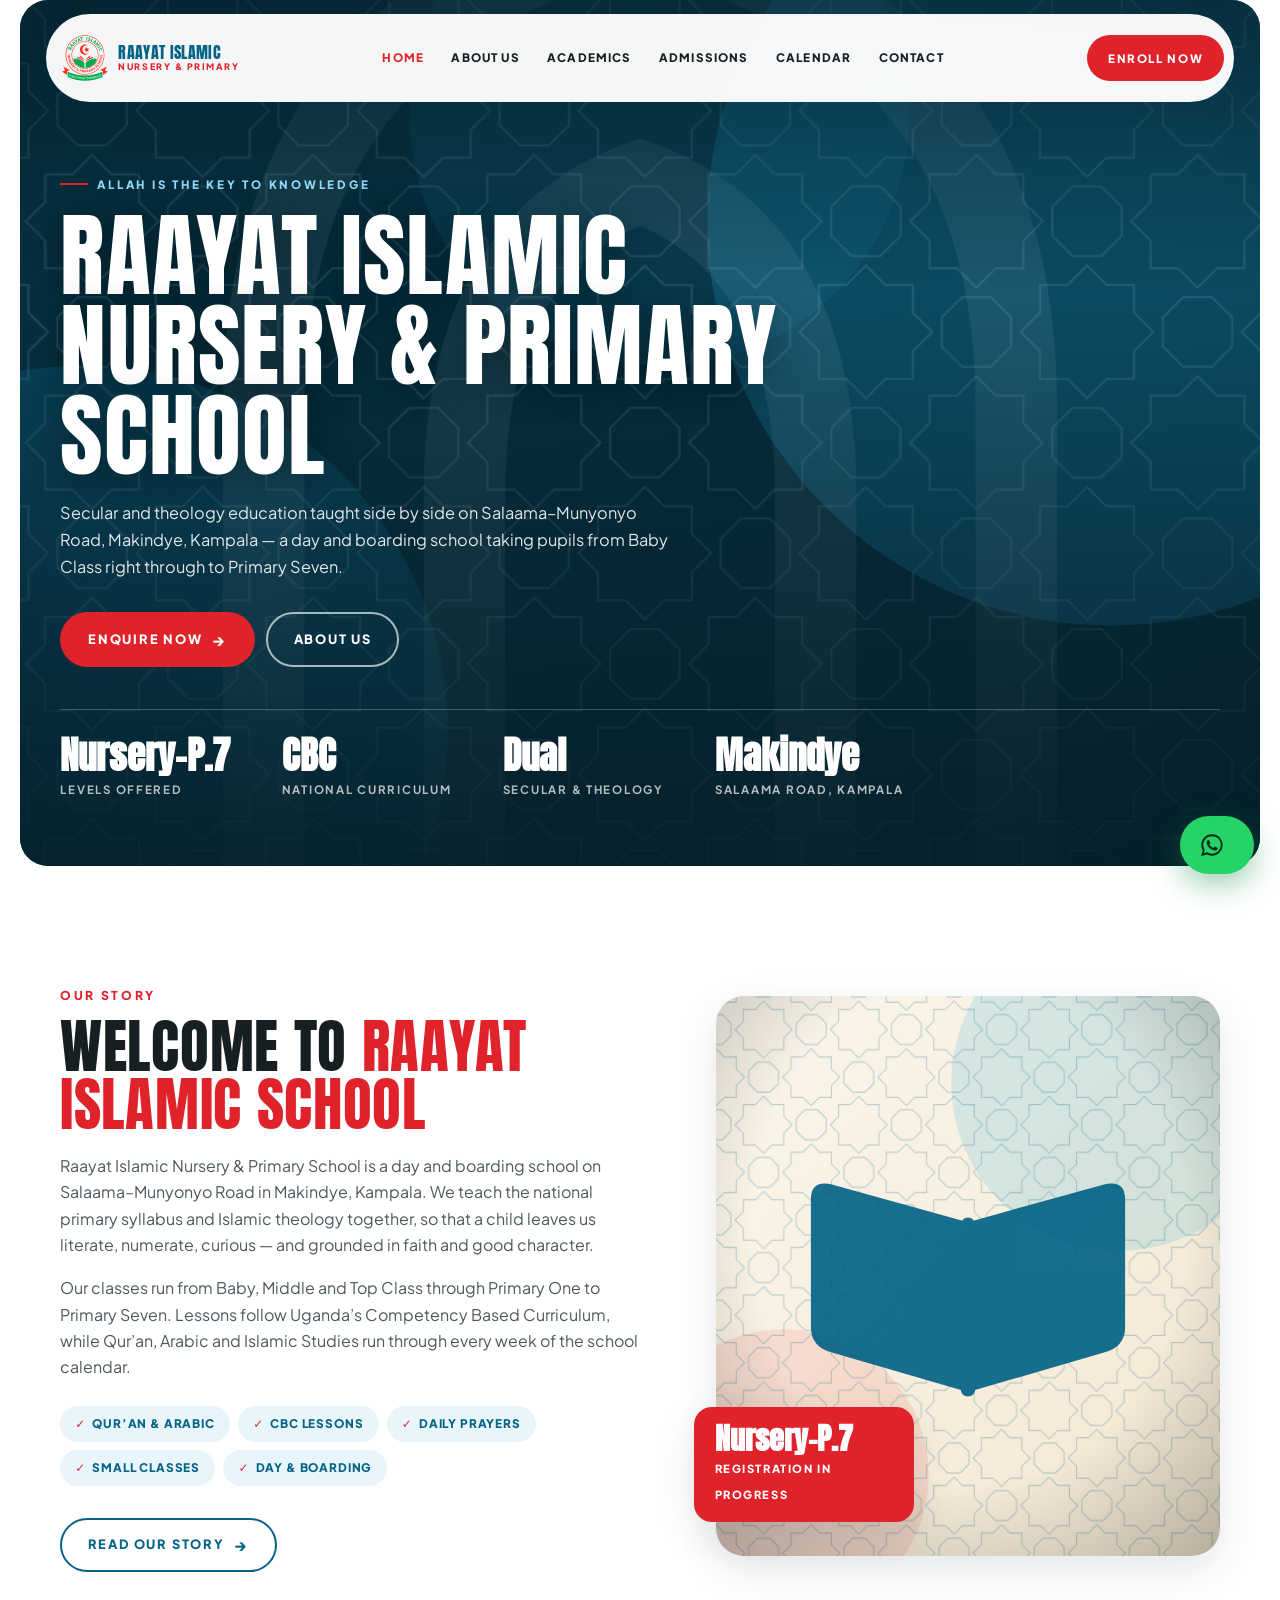
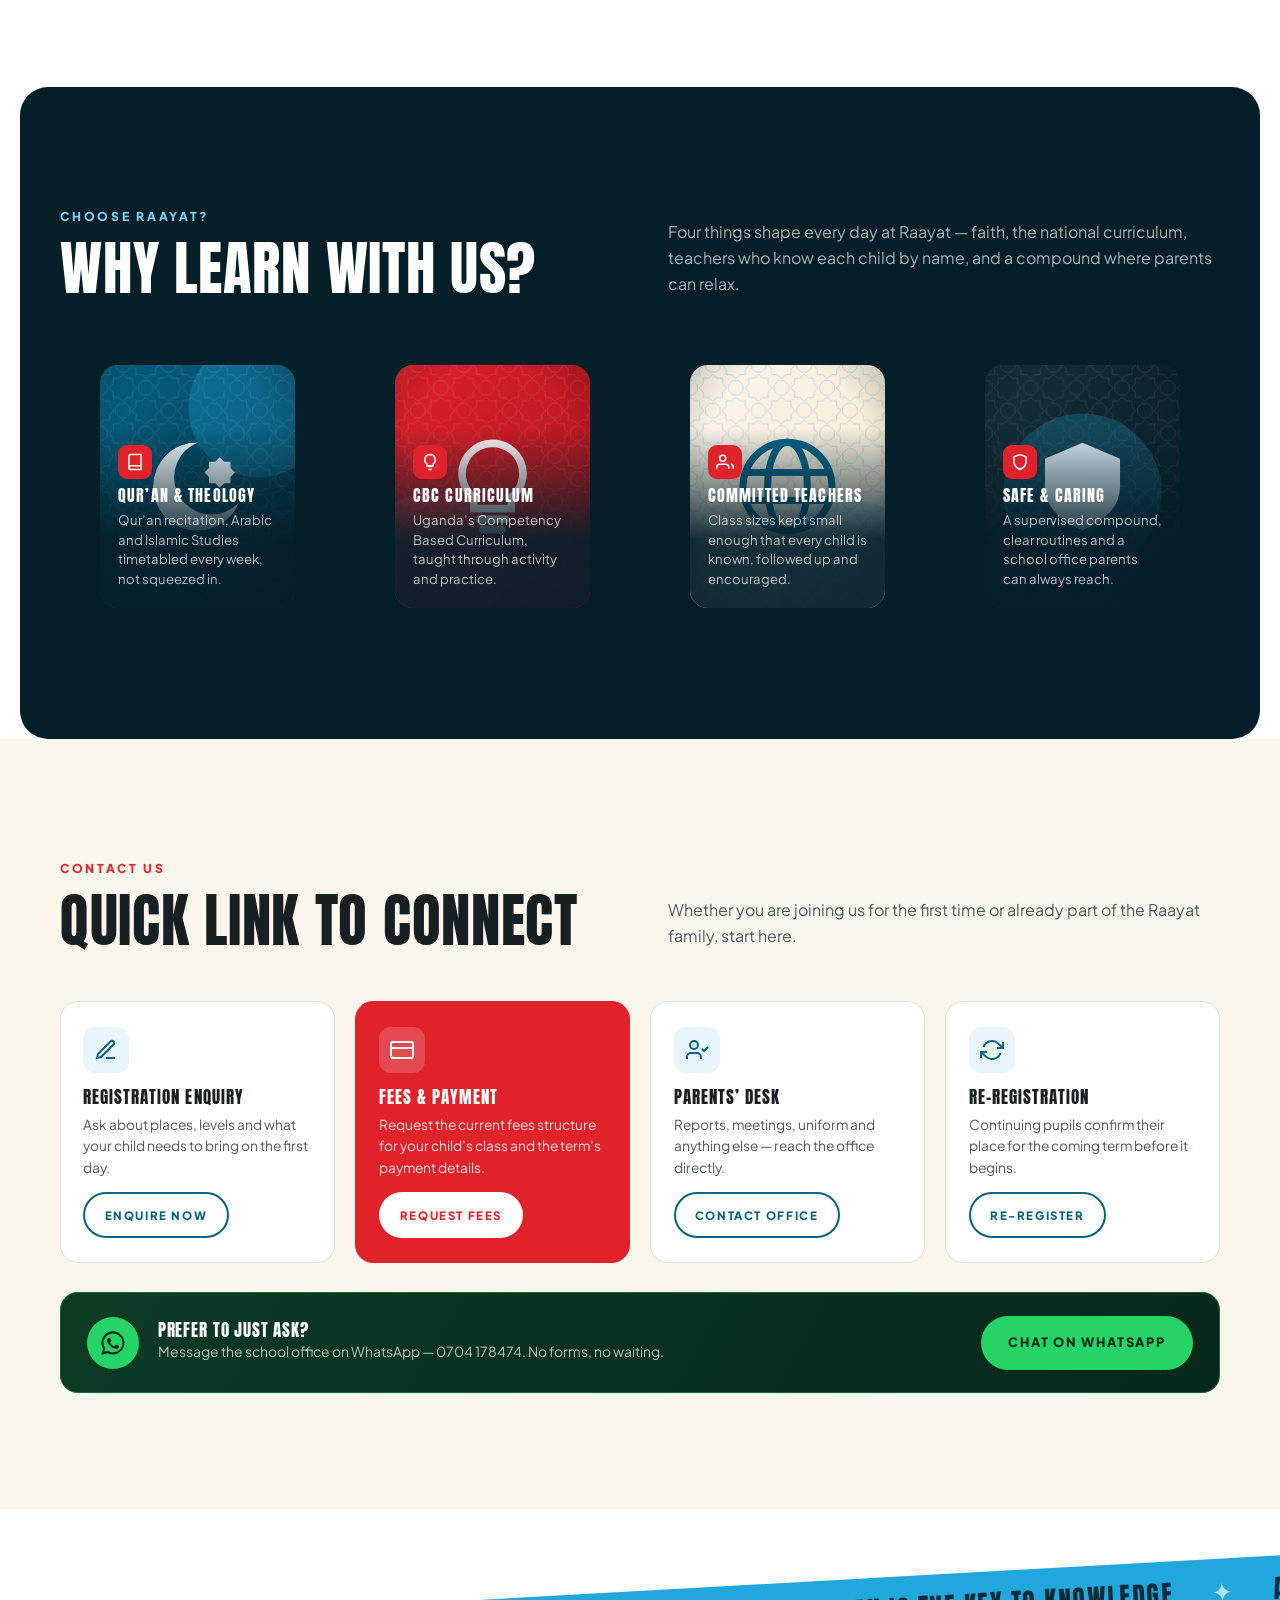
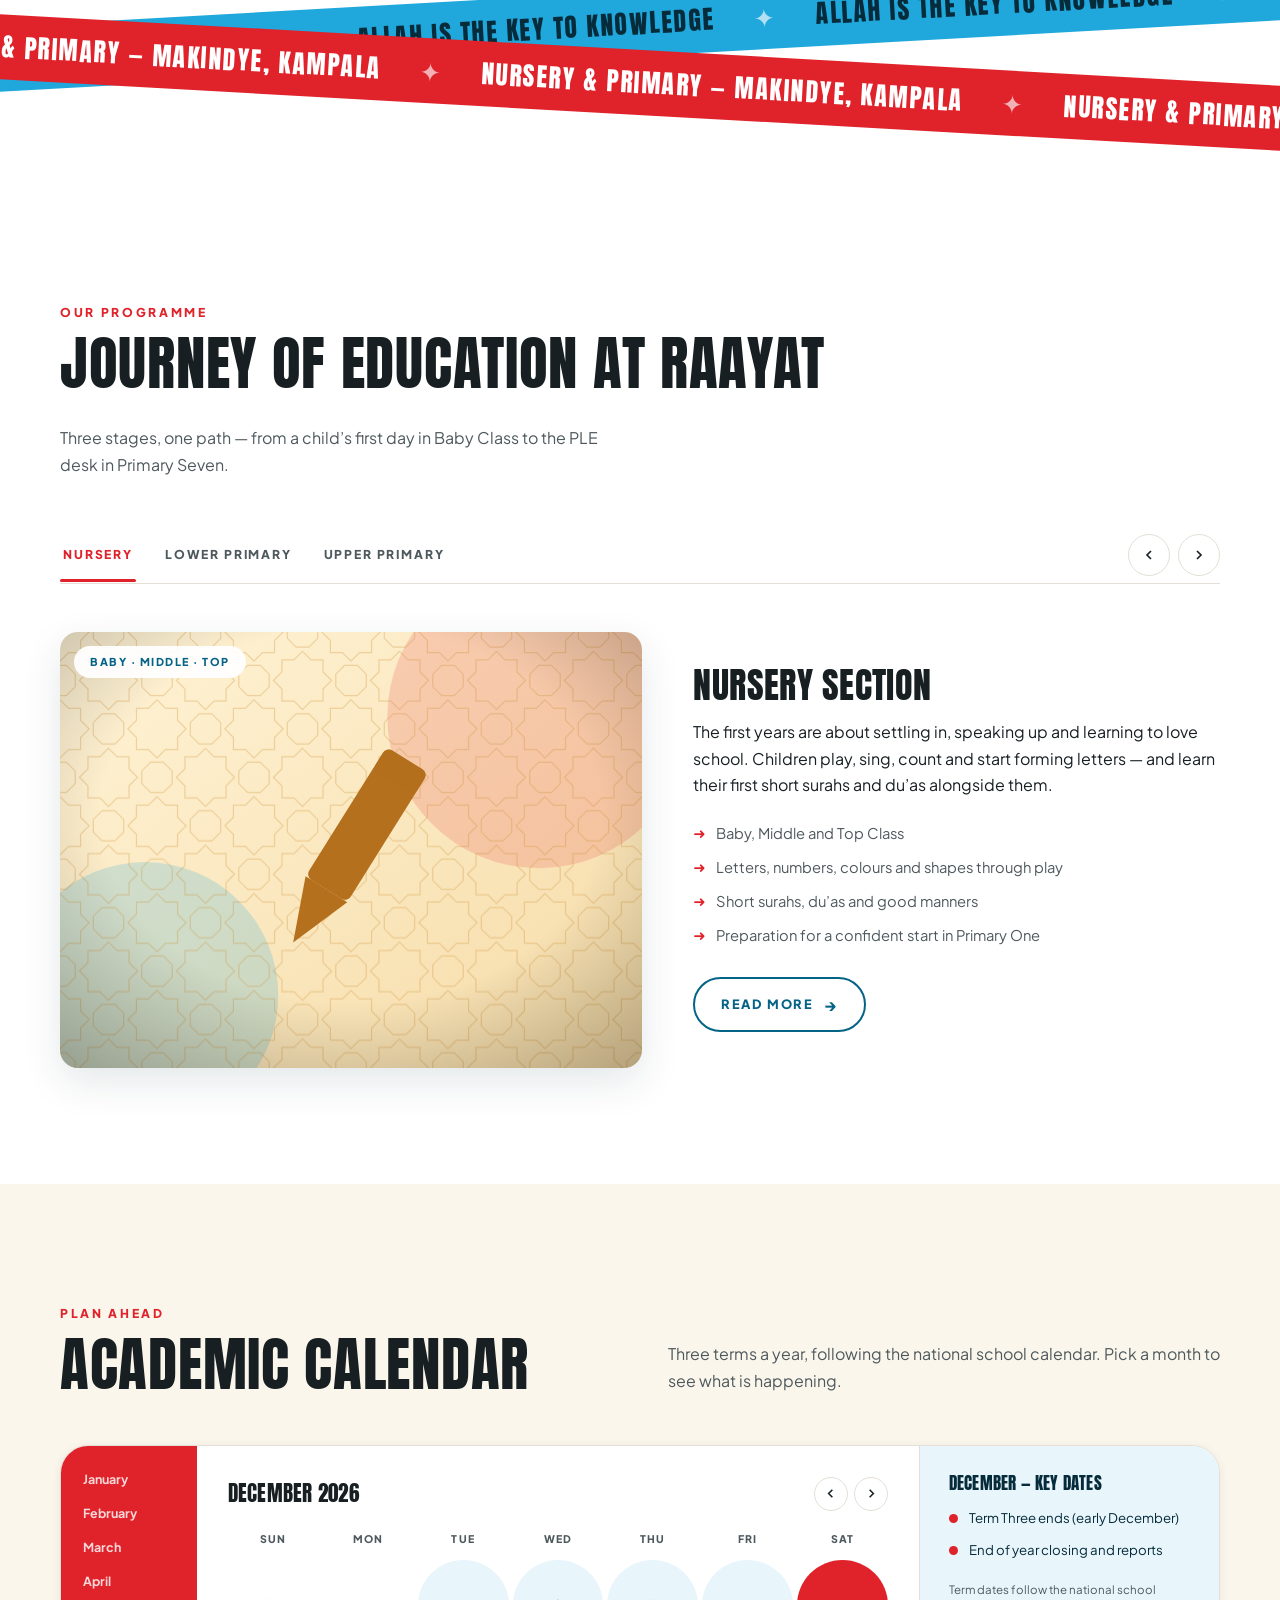
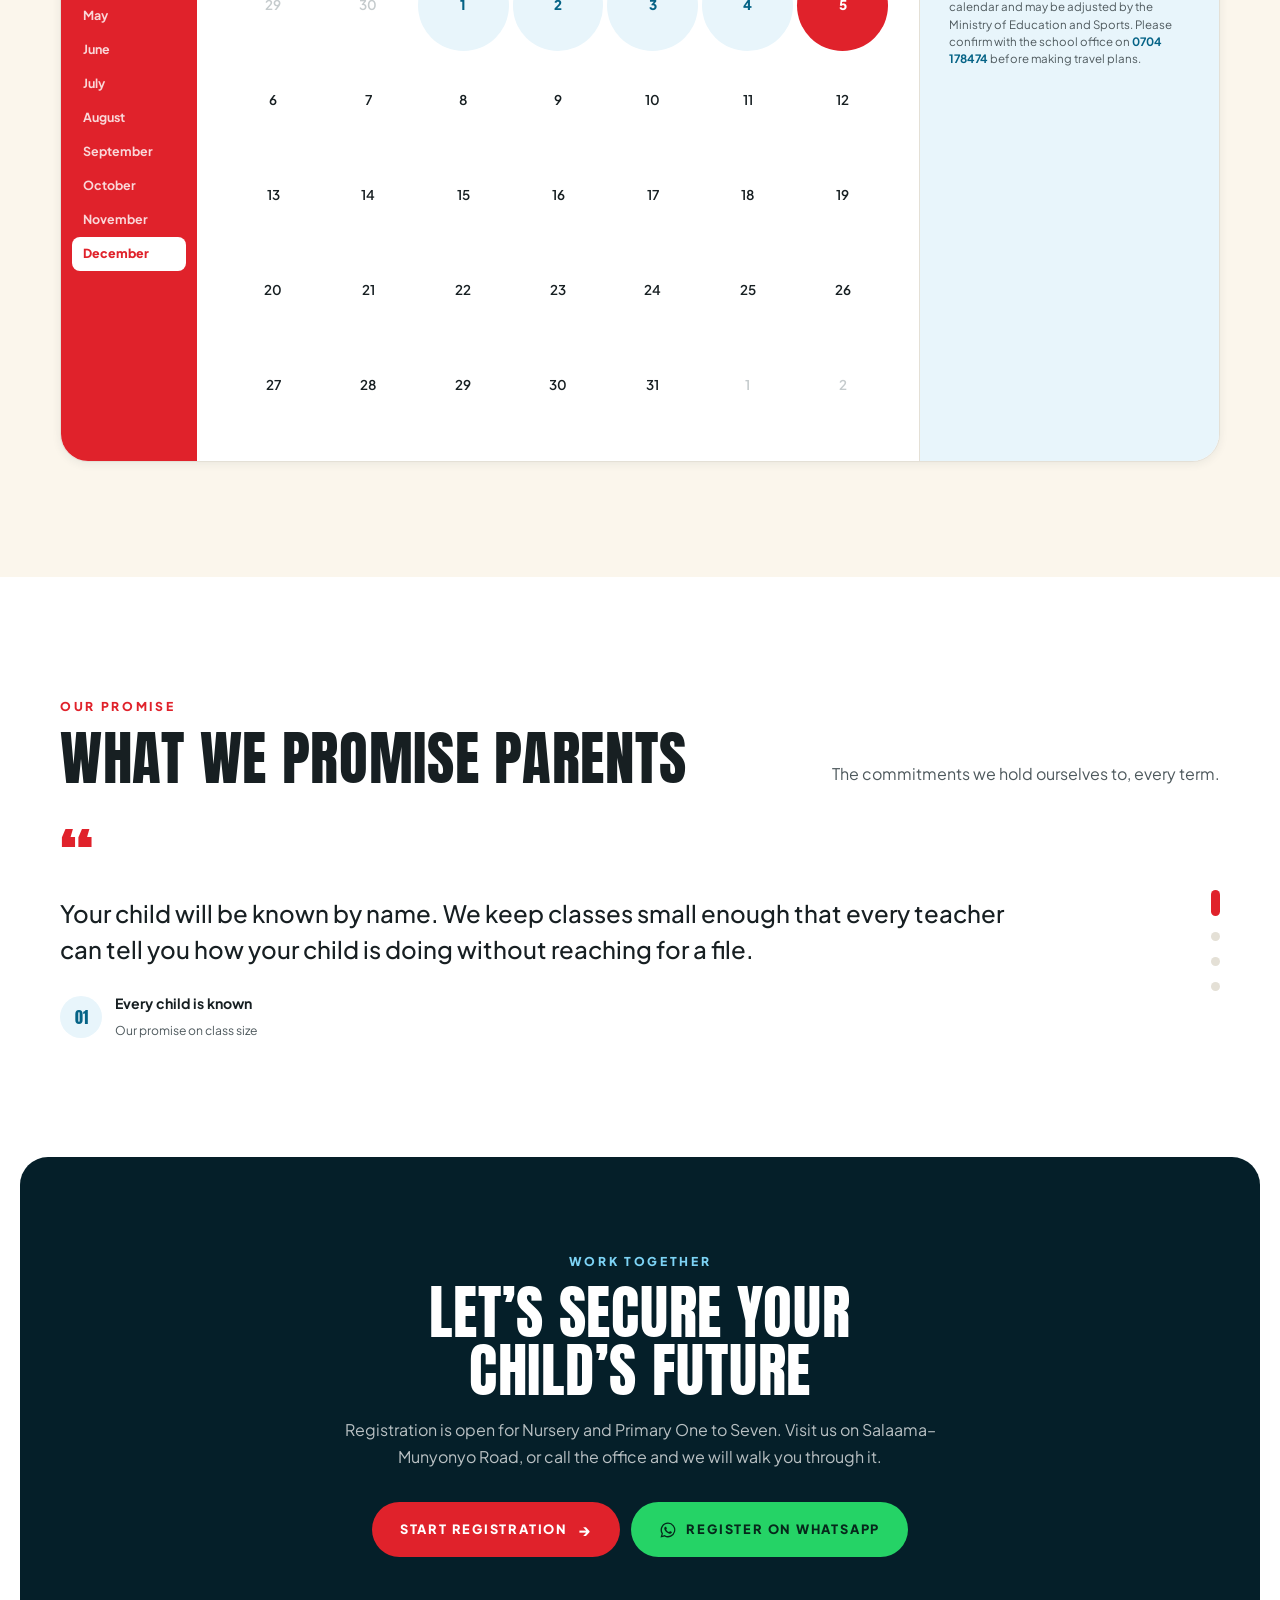
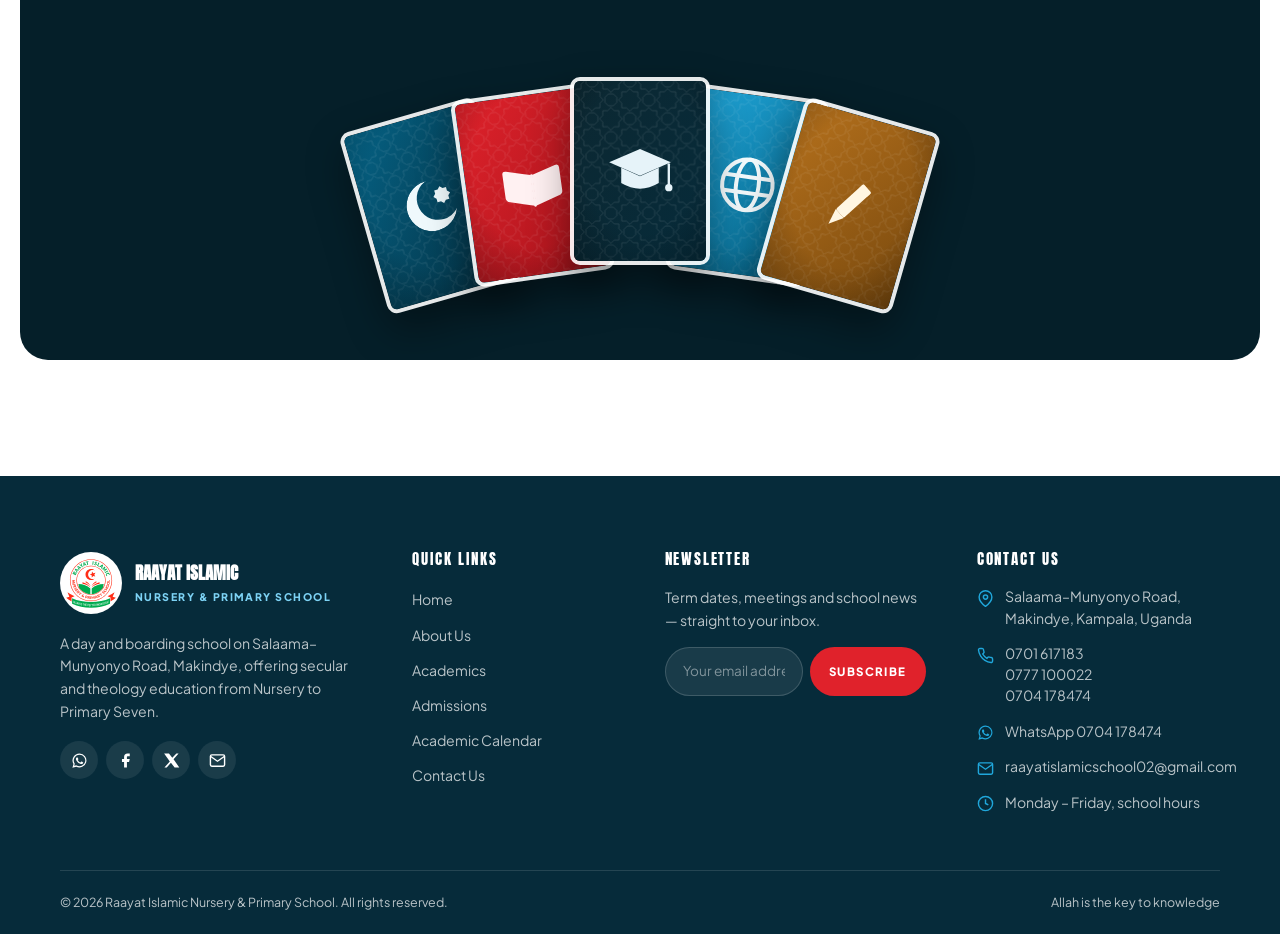
<file: index.html>
<!doctype html>
<html lang="en">
<head>
<meta charset="utf-8">
<meta name="viewport" content="width=device-width, initial-scale=1">
<title>Raayat Islamic Nursery &amp; Primary School — Makindye, Kampala</title>
<meta name="description" content="Raayat Islamic Nursery &amp; Primary School on Salaama–Munyonyo Road, Makindye, Kampala. A day and boarding school offering secular and theology education from Nursery to Primary Seven. Allah is the key to knowledge.">
<link rel="icon" href="assets/img/logo.svg">
<link rel="preconnect" href="https://fonts.googleapis.com">
<link rel="preconnect" href="https://fonts.gstatic.com" crossorigin>
<link href="https://fonts.googleapis.com/css2?family=Anton&family=Plus+Jakarta+Sans:wght@400;500;700;800&display=swap" rel="stylesheet">
<link rel="stylesheet" href="assets/css/styles.css">
</head>
<body>

<!-- ============================ HERO + NAV ============================ -->
<header class="shell">
  <div class="hero">
    <img class="hero__bg" src="assets/img/hero.svg" alt="" aria-hidden="true">

    <nav class="nav" id="nav" aria-label="Main">
      <div class="nav__inner">
        <a class="brand" href="index.html">
          <img src="assets/img/logo.svg" alt="Raayat Islamic Nursery &amp; Primary School crest">
          <span class="brand__text">
            <span class="brand__name">Raayat Islamic</span>
            <span class="brand__sub">Nursery &amp; Primary</span>
          </span>
        </a>

        <ul class="nav__links">
          <li><a href="index.html" class="is-active">Home</a></li>
          <li><a href="about.html">About Us</a></li>
          <li><a href="academics.html">Academics</a></li>
          <li><a href="admissions.html">Admissions</a></li>
          <li><a href="index.html#calendar">Calendar</a></li>
          <li><a href="contact.html">Contact</a></li>
        </ul>

        <a class="btn btn--red btn--sm" href="admissions.html">Enroll Now</a>
        <button class="nav__toggle" id="navToggle" aria-expanded="false" aria-label="Toggle menu"><span></span></button>
      </div>
    </nav>

    <div class="hero__body">
      <span class="hero__eyebrow">Allah is the key to knowledge</span>
      <h1>Raayat Islamic Nursery &amp; Primary School</h1>
      <p class="hero__sub">Secular and theology education taught side by side on Salaama–Munyonyo Road,
         Makindye, Kampala — a day and boarding school taking pupils from Baby Class right through to Primary Seven.</p>

      <div class="hero__actions">
        <a class="btn btn--red" href="admissions.html">Enquire Now <span class="arrow">&rarr;</span></a>
        <a class="btn btn--ghost" href="about.html">About Us</a>
      </div>

      <div class="hero__facts">
        <div class="hero__fact"><b>Nursery&ndash;P.7</b><span>Levels offered</span></div>
        <div class="hero__fact"><b>CBC</b><span>National curriculum</span></div>
        <div class="hero__fact"><b>Dual</b><span>Secular &amp; theology</span></div>
        <div class="hero__fact"><b>Makindye</b><span>Salaama Road, Kampala</span></div>
      </div>
    </div>
  </div>
</header>

<main>

<!-- ============================== WELCOME ============================= -->
<section class="section wrap welcome">
  <div class="welcome__grid">
    <div class="reveal">
      <span class="eyebrow">Our Story</span>
      <h2>Welcome to <span class="accent">Raayat Islamic School</span></h2>
      <p class="lead" style="margin-top:1.2rem">
        Raayat Islamic Nursery &amp; Primary School is a day and boarding school on
        Salaama&ndash;Munyonyo Road in Makindye, Kampala. We teach the national primary syllabus and Islamic theology together, so that
        a child leaves us literate, numerate, curious &mdash; and grounded in faith and good character.
      </p>
      <p class="lead">
        Our classes run from Baby, Middle and Top Class through Primary One to Primary Seven. Lessons
        follow Uganda&rsquo;s Competency Based Curriculum, while Qur&rsquo;an, Arabic and Islamic Studies
        run through every week of the school calendar.
      </p>

      <ul class="pills">
        <li>Qur&rsquo;an &amp; Arabic</li>
        <li>CBC lessons</li>
        <li>Daily prayers</li>
        <li>Small classes</li>
        <li>Day &amp; boarding</li>
      </ul>

      <a class="btn btn--outline" href="about.html">Read Our Story <span class="arrow">&rarr;</span></a>
    </div>

    <figure class="welcome__media reveal" style="margin:0">
      <img src="assets/img/welcome.svg" alt="Open book motif in the school's blue and red colours">
      <figcaption class="welcome__badge">
        <b>Nursery&ndash;P.7</b>
        <span>Registration in progress</span>
      </figcaption>
    </figure>
  </div>
</section>

<!-- ========================= WHY LEARN WITH US ======================== -->
<section class="section dark">
  <div class="wrap">
    <div class="section-head reveal">
      <div>
        <span class="eyebrow eyebrow--light">Choose Raayat?</span>
        <h2>Why Learn With Us?</h2>
      </div>
      <p>Four things shape every day at Raayat &mdash; faith, the national curriculum, teachers who
         know each child by name, and a compound where parents can relax.</p>
    </div>

    <div class="why__grid">
      <figure class="why__card reveal">
        <img src="assets/img/why-quran.svg" alt="">
        <figcaption>
          <span class="why__icon" aria-hidden="true"><svg viewBox="0 0 24 24" fill="none" stroke="currentColor" stroke-width="2"><path d="M4 19.5A2.5 2.5 0 0 1 6.5 17H20"/><path d="M6.5 2H20v20H6.5A2.5 2.5 0 0 1 4 19.5v-15A2.5 2.5 0 0 1 6.5 2z"/></svg></span>
          <h3>Qur&rsquo;an &amp; Theology</h3>
          <p>Qur&rsquo;an recitation, Arabic and Islamic Studies timetabled every week, not squeezed in.</p>
        </figcaption>
      </figure>

      <figure class="why__card reveal">
        <img src="assets/img/why-cbc.svg" alt="">
        <figcaption>
          <span class="why__icon" aria-hidden="true"><svg viewBox="0 0 24 24" fill="none" stroke="currentColor" stroke-width="2"><path d="M9 18h6M10 22h4"/><path d="M12 2a7 7 0 0 0-4 12.7V17h8v-2.3A7 7 0 0 0 12 2z"/></svg></span>
          <h3>CBC Curriculum</h3>
          <p>Uganda&rsquo;s Competency Based Curriculum, taught through activity and practice.</p>
        </figcaption>
      </figure>

      <figure class="why__card reveal">
        <img src="assets/img/why-teachers.svg" alt="">
        <figcaption>
          <span class="why__icon" aria-hidden="true"><svg viewBox="0 0 24 24" fill="none" stroke="currentColor" stroke-width="2"><path d="M17 21v-2a4 4 0 0 0-4-4H5a4 4 0 0 0-4 4v2"/><circle cx="9" cy="7" r="4"/><path d="M23 21v-2a4 4 0 0 0-3-3.87"/></svg></span>
          <h3>Committed Teachers</h3>
          <p>Class sizes kept small enough that every child is known, followed up and encouraged.</p>
        </figcaption>
      </figure>

      <figure class="why__card reveal">
        <img src="assets/img/why-safe.svg" alt="">
        <figcaption>
          <span class="why__icon" aria-hidden="true"><svg viewBox="0 0 24 24" fill="none" stroke="currentColor" stroke-width="2"><path d="M12 22s8-4 8-10V5l-8-3-8 3v7c0 6 8 10 8 10z"/></svg></span>
          <h3>Safe &amp; Caring</h3>
          <p>A supervised compound, clear routines and a school office parents can always reach.</p>
        </figcaption>
      </figure>
    </div>
  </div>
</section>

<!-- =========================== QUICK LINKS =========================== -->
<section class="section quick">
  <div class="wrap">
    <div class="section-head reveal">
      <div>
        <span class="eyebrow">Contact Us</span>
        <h2>Quick Link to Connect</h2>
      </div>
      <p>Whether you are joining us for the first time or already part of the Raayat family,
         start here.</p>
    </div>

    <div class="quick__grid">
      <article class="quick__card reveal">
        <span class="quick__ico" aria-hidden="true"><svg viewBox="0 0 24 24" fill="none" stroke="currentColor" stroke-width="2"><path d="M12 20h9"/><path d="M16.5 3.5a2.12 2.12 0 0 1 3 3L7 19l-4 1 1-4z"/></svg></span>
        <h3>Registration Enquiry</h3>
        <p>Ask about places, levels and what your child needs to bring on the first day.</p>
        <a class="btn btn--outline btn--sm" href="admissions.html">Enquire Now</a>
      </article>

      <article class="quick__card quick__card--feature reveal">
        <span class="quick__ico" aria-hidden="true"><svg viewBox="0 0 24 24" fill="none" stroke="currentColor" stroke-width="2"><rect x="1" y="4" width="22" height="16" rx="2"/><path d="M1 10h22"/></svg></span>
        <h3>Fees &amp; Payment</h3>
        <p>Request the current fees structure for your child&rsquo;s class and the term&rsquo;s payment details.</p>
        <a class="btn btn--sm" href="admissions.html#fees">Request Fees</a>
      </article>

      <article class="quick__card reveal">
        <span class="quick__ico" aria-hidden="true"><svg viewBox="0 0 24 24" fill="none" stroke="currentColor" stroke-width="2"><path d="M16 21v-2a4 4 0 0 0-4-4H6a4 4 0 0 0-4 4v2"/><circle cx="9" cy="7" r="4"/><path d="m17 11 2 2 4-4"/></svg></span>
        <h3>Parents&rsquo; Desk</h3>
        <p>Reports, meetings, uniform and anything else &mdash; reach the office directly.</p>
        <a class="btn btn--outline btn--sm" href="contact.html">Contact Office</a>
      </article>

      <article class="quick__card reveal">
        <span class="quick__ico" aria-hidden="true"><svg viewBox="0 0 24 24" fill="none" stroke="currentColor" stroke-width="2"><path d="M23 4v6h-6"/><path d="M1 20v-6h6"/><path d="M3.51 9a9 9 0 0 1 14.85-3.36L23 10"/><path d="M1 14l4.64 4.36A9 9 0 0 0 20.49 15"/></svg></span>
        <h3>Re-Registration</h3>
        <p>Continuing pupils confirm their place for the coming term before it begins.</p>
        <a class="btn btn--outline btn--sm" href="admissions.html#returning">Re-Register</a>
      </article>
    </div>

    <div class="wa-strip reveal" style="margin-top:clamp(1.2rem,2.4vw,1.8rem)">
      <span class="wa-strip__ico" aria-hidden="true">
        <svg viewBox="0 0 24 24" fill="currentColor"><path d="M12.04 2.02a9.9 9.9 0 0 0-8.5 14.93L2 22.1l5.3-1.39a9.9 9.9 0 1 0 4.74-18.69Zm0 1.8a8.1 8.1 0 1 1-4.1 15.08l-.3-.18-3.14.83.84-3.06-.2-.31A8.1 8.1 0 0 1 12.04 3.82Zm4.63 10.5c-.25-.13-1.48-.73-1.71-.81-.23-.09-.4-.13-.56.12-.17.25-.65.8-.8.97-.14.16-.29.18-.54.06-.25-.13-1.06-.39-2.02-1.25-.75-.66-1.25-1.48-1.4-1.73-.14-.25-.01-.38.11-.5.11-.12.25-.3.37-.44.13-.15.17-.25.25-.42.08-.17.04-.31-.02-.44-.06-.12-.56-1.35-.77-1.85-.2-.48-.4-.42-.56-.42h-.47c-.17 0-.44.06-.67.31-.23.25-.87.86-.87 2.09 0 1.23.9 2.42 1.02 2.59.13.16 1.76 2.69 4.27 3.77.6.26 1.06.41 1.42.53.6.19 1.14.16 1.57.1.48-.07 1.48-.6 1.69-1.19.21-.58.21-1.08.14-1.18-.06-.11-.23-.17-.48-.29Z"/></svg>
      </span>
      <div>
        <h3>Prefer to just ask?</h3>
        <p>Message the school office on WhatsApp &mdash; 0704 178474. No forms, no waiting.</p>
      </div>
      <a class="btn btn--wa" target="_blank" rel="noopener"
         href="https://wa.me/256704178474?text=Hello%20Raayat%20Islamic%20Nursery%20%26%20Primary%20School%2C%20I%20would%20like%20to%20make%20an%20enquiry.">Chat on WhatsApp</a>
    </div>
  </div>
</section>

<!-- ============================= RIBBONS ============================= -->
<div class="ribbons" aria-hidden="true">
  <div class="ribbon ribbon--a">
    <div class="ribbon__track">
      <span>Allah is the key to knowledge</span><span>Allah is the key to knowledge</span>
      <span>Allah is the key to knowledge</span><span>Allah is the key to knowledge</span>
      <span>Allah is the key to knowledge</span><span>Allah is the key to knowledge</span>
    </div>
  </div>
  <div class="ribbon ribbon--b">
    <div class="ribbon__track">
      <span>Nursery &amp; Primary &mdash; Makindye, Kampala</span><span>Nursery &amp; Primary &mdash; Makindye, Kampala</span>
      <span>Nursery &amp; Primary &mdash; Makindye, Kampala</span><span>Nursery &amp; Primary &mdash; Makindye, Kampala</span>
      <span>Nursery &amp; Primary &mdash; Makindye, Kampala</span><span>Nursery &amp; Primary &mdash; Makindye, Kampala</span>
    </div>
  </div>
</div>

<!-- ============================ PROGRAMS ============================= -->
<section class="section wrap" id="programs">
  <div class="section-head reveal">
    <div>
      <span class="eyebrow">Our Programme</span>
      <h2>Journey of Education at Raayat</h2>
    </div>
    <p>Three stages, one path &mdash; from a child&rsquo;s first day in Baby Class to the PLE desk in
       Primary Seven.</p>
  </div>

  <div class="prog__tabs" role="tablist" aria-label="School levels">
    <button class="prog__tab is-active" role="tab" aria-selected="true"  aria-controls="p-nursery" id="t-nursery">Nursery</button>
    <button class="prog__tab"           role="tab" aria-selected="false" aria-controls="p-lower"   id="t-lower">Lower Primary</button>
    <button class="prog__tab"           role="tab" aria-selected="false" aria-controls="p-upper"   id="t-upper">Upper Primary</button>
    <div class="prog__nav">
      <button id="progPrev" aria-label="Previous level"><svg width="16" height="16" viewBox="0 0 24 24" fill="none" stroke="currentColor" stroke-width="2.5"><path d="m15 18-6-6 6-6"/></svg></button>
      <button id="progNext" aria-label="Next level"><svg width="16" height="16" viewBox="0 0 24 24" fill="none" stroke="currentColor" stroke-width="2.5"><path d="m9 18 6-6-6-6"/></svg></button>
    </div>
  </div>

  <div class="prog__panel is-active" role="tabpanel" id="p-nursery" aria-labelledby="t-nursery">
    <div class="prog__media">
      <img src="assets/img/prog-nursery.svg" alt="">
      <span class="prog__chip">Baby &middot; Middle &middot; Top</span>
    </div>
    <div class="prog__body">
      <h3>Nursery Section</h3>
      <p>The first years are about settling in, speaking up and learning to love school. Children play,
         sing, count and start forming letters &mdash; and learn their first short surahs and du&rsquo;as
         alongside them.</p>
      <ul class="prog__list">
        <li>Baby, Middle and Top Class</li>
        <li>Letters, numbers, colours and shapes through play</li>
        <li>Short surahs, du&rsquo;as and good manners</li>
        <li>Preparation for a confident start in Primary One</li>
      </ul>
      <a class="btn btn--outline" href="academics.html#nursery">Read More <span class="arrow">&rarr;</span></a>
    </div>
  </div>

  <div class="prog__panel" role="tabpanel" id="p-lower" aria-labelledby="t-lower" hidden>
    <div class="prog__media">
      <img src="assets/img/prog-lower.svg" alt="">
      <span class="prog__chip">P.1 &ndash; P.3</span>
    </div>
    <div class="prog__body">
      <h3>Lower Primary</h3>
      <p>Reading, writing and number work become solid skills. Lessons follow the Competency Based
         Curriculum, with plenty of practice and group activity, while Qur&rsquo;an and Arabic keep their
         place in the weekly timetable.</p>
      <ul class="prog__list">
        <li>Literacy, Numeracy, English and Religious Education</li>
        <li>Activity based CBC lessons</li>
        <li>Qur&rsquo;an recitation and Arabic</li>
        <li>Regular continuous assessment and reports to parents</li>
      </ul>
      <a class="btn btn--outline" href="academics.html#lower">Read More <span class="arrow">&rarr;</span></a>
    </div>
  </div>

  <div class="prog__panel" role="tabpanel" id="p-upper" aria-labelledby="t-upper" hidden>
    <div class="prog__media">
      <img src="assets/img/prog-upper.svg" alt="">
      <span class="prog__chip">P.4 &ndash; P.7</span>
    </div>
    <div class="prog__body">
      <h3>Upper Primary</h3>
      <p>The examinable subjects take centre stage and pupils are prepared steadily for the Primary
         Leaving Examination &mdash; with revision, past papers and close follow up of each candidate.</p>
      <ul class="prog__list">
        <li>English, Mathematics, Science and Social Studies</li>
        <li>Islamic Studies, Qur&rsquo;an and Arabic</li>
        <li>Structured PLE preparation in P.6 and P.7</li>
        <li>Guidance on secondary school choices</li>
      </ul>
      <a class="btn btn--outline" href="academics.html#upper">Read More <span class="arrow">&rarr;</span></a>
    </div>
  </div>
</section>

<!-- ============================ CALENDAR ============================= -->
<section class="section cal" id="calendar">
  <div class="wrap">
    <div class="section-head reveal">
      <div>
        <span class="eyebrow">Plan Ahead</span>
        <h2>Academic Calendar</h2>
      </div>
      <p>Three terms a year, following the national school calendar. Pick a month to see what is
         happening.</p>
    </div>

    <div class="cal__card reveal">
      <div class="cal__months"><div id="calMonths"></div></div>

      <div class="cal__main">
        <div class="cal__head">
          <h3 id="calTitle">January</h3>
          <div>
            <button id="calPrev" aria-label="Previous month"><svg width="15" height="15" viewBox="0 0 24 24" fill="none" stroke="currentColor" stroke-width="2.5"><path d="m15 18-6-6 6-6"/></svg></button>
            <button id="calNext" aria-label="Next month"><svg width="15" height="15" viewBox="0 0 24 24" fill="none" stroke="currentColor" stroke-width="2.5"><path d="m9 18 6-6-6-6"/></svg></button>
          </div>
        </div>
        <div class="cal__grid" id="calGrid" role="grid" aria-label="Month view"></div>
      </div>

      <aside class="cal__side">
        <h4 id="calSideTitle">Key dates</h4>
        <ul class="cal__events" id="calEvents"></ul>
        <p class="cal__note">Term dates follow the national school calendar and may be adjusted by the
           Ministry of Education and Sports. Please confirm with the school office on
           <a href="tel:+256704178474" style="color:var(--brand-deep);font-weight:700">0704 178474</a>
           before making travel plans.</p>
      </aside>
    </div>
  </div>
</section>

<!-- ============================= PLEDGES ============================= -->
<section class="section wrap">
  <div class="section-head reveal">
    <div>
      <span class="eyebrow">Our Promise</span>
      <h2>What We Promise Parents</h2>
    </div>
    <p>The commitments we hold ourselves to, every term.</p>
  </div>

  <div class="pledge__stage reveal">
    <div>
      <div class="pledge__slide is-active">
        <div class="pledge__mark" aria-hidden="true">&ldquo;</div>
        <blockquote>Your child will be known by name. We keep classes small enough that every teacher
          can tell you how your child is doing without reaching for a file.</blockquote>
        <div class="pledge__by"><span>01</span><div><b>Every child is known</b><small>Our promise on class size</small></div></div>
      </div>

      <div class="pledge__slide">
        <div class="pledge__mark" aria-hidden="true">&ldquo;</div>
        <blockquote>Faith and books are not rivals here. Qur&rsquo;an, Arabic and Islamic Studies sit on
          the same timetable as Mathematics and Science &mdash; neither one borrowed from the other.</blockquote>
        <div class="pledge__by"><span>02</span><div><b>Faith and learning together</b><small>Our promise on the timetable</small></div></div>
      </div>

      <div class="pledge__slide">
        <div class="pledge__mark" aria-hidden="true">&ldquo;</div>
        <blockquote>You will hear from us before you have to ask. Progress, attendance, behaviour or
          fees &mdash; the office will reach you early rather than at the end of term.</blockquote>
        <div class="pledge__by"><span>03</span><div><b>You hear from us first</b><small>Our promise on communication</small></div></div>
      </div>

      <div class="pledge__slide">
        <div class="pledge__mark" aria-hidden="true">&ldquo;</div>
        <blockquote>Good character is taught, not assumed. Honesty, respect for elders, cleanliness and
          kindness to classmates are corrected and praised daily.</blockquote>
        <div class="pledge__by"><span>04</span><div><b>Character is taught daily</b><small>Our promise on conduct</small></div></div>
      </div>
    </div>

    <div class="pledge__dots" id="pledgeDots" role="tablist" aria-label="Our promises"></div>
  </div>
</section>

<!-- =============================== CTA =============================== -->
<section class="cta">
  <div class="wrap">
    <span class="eyebrow eyebrow--light">Work Together</span>
    <h2>Let&rsquo;s Secure Your Child&rsquo;s Future</h2>
    <p>Registration is open for Nursery and Primary One to Seven. Visit us on Salaama&ndash;Munyonyo
       Road, or call the office and we will walk you through it.</p>
    <div class="cta__actions">
      <a class="btn btn--red" href="admissions.html">Start Registration <span class="arrow">&rarr;</span></a>
      <a class="btn btn--wa" target="_blank" rel="noopener"
         href="https://wa.me/256704178474?text=Hello%20Raayat%20Islamic%20Nursery%20%26%20Primary%20School%2C%20I%20would%20like%20to%20register%20my%20child.%20Please%20send%20me%20the%20requirements%20and%20fees.">
        <svg viewBox="0 0 24 24" fill="currentColor" aria-hidden="true"><path d="M12.04 2.02a9.9 9.9 0 0 0-8.5 14.93L2 22.1l5.3-1.39a9.9 9.9 0 1 0 4.74-18.69Zm0 1.8a8.1 8.1 0 1 1-4.1 15.08l-.3-.18-3.14.83.84-3.06-.2-.31A8.1 8.1 0 0 1 12.04 3.82Zm4.63 10.5c-.25-.13-1.48-.73-1.71-.81-.23-.09-.4-.13-.56.12-.17.25-.65.8-.8.97-.14.16-.29.18-.54.06-.25-.13-1.06-.39-2.02-1.25-.75-.66-1.25-1.48-1.4-1.73-.14-.25-.01-.38.11-.5.11-.12.25-.3.37-.44.13-.15.17-.25.25-.42.08-.17.04-.31-.02-.44-.06-.12-.56-1.35-.77-1.85-.2-.48-.4-.42-.56-.42h-.47c-.17 0-.44.06-.67.31-.23.25-.87.86-.87 2.09 0 1.23.9 2.42 1.02 2.59.13.16 1.76 2.69 4.27 3.77.6.26 1.06.41 1.42.53.6.19 1.14.16 1.57.1.48-.07 1.48-.6 1.69-1.19.21-.58.21-1.08.14-1.18-.06-.11-.23-.17-.48-.29Z"/></svg>
        Register on WhatsApp
      </a>
    </div>

    <div class="cta__fan" aria-hidden="true">
      <img src="assets/img/cta-1.svg" alt="">
      <img src="assets/img/cta-2.svg" alt="">
      <img src="assets/img/cta-3.svg" alt="">
      <img src="assets/img/cta-4.svg" alt="">
      <img src="assets/img/cta-5.svg" alt="">
    </div>
  </div>
</section>

</main>

<!-- ============================== FOOTER ============================= -->
<footer class="footer">
  <div class="wrap">
    <div class="footer__grid">
      <div>
        <div class="footer__brand">
          <span class="badge"><img src="assets/img/logo.svg" alt=""></span>
          <span><b>Raayat Islamic</b><small>Nursery &amp; Primary School</small></span>
        </div>
        <p>A day and boarding school on Salaama&ndash;Munyonyo Road, Makindye, offering secular
           and theology education from Nursery to Primary Seven.</p>
        <div class="socials" style="margin-top:1.2rem">
          <a href="https://wa.me/256704178474?text=Hello%20Raayat%20Islamic%20Nursery%20%26%20Primary%20School%2C%20I%20would%20like%20to%20make%20an%20enquiry." target="_blank" rel="noopener" aria-label="WhatsApp">
            <svg viewBox="0 0 24 24" fill="currentColor"><path d="M12.04 2.02a9.9 9.9 0 0 0-8.5 14.93L2 22.1l5.3-1.39a9.9 9.9 0 1 0 4.74-18.69Zm0 1.8a8.1 8.1 0 1 1-4.1 15.08l-.3-.18-3.14.83.84-3.06-.2-.31A8.1 8.1 0 0 1 12.04 3.82Zm4.63 10.5c-.25-.13-1.48-.73-1.71-.81-.23-.09-.4-.13-.56.12-.17.25-.65.8-.8.97-.14.16-.29.18-.54.06-.25-.13-1.06-.39-2.02-1.25-.75-.66-1.25-1.48-1.4-1.73-.14-.25-.01-.38.11-.5.11-.12.25-.3.37-.44.13-.15.17-.25.25-.42.08-.17.04-.31-.02-.44-.06-.12-.56-1.35-.77-1.85-.2-.48-.4-.42-.56-.42h-.47c-.17 0-.44.06-.67.31-.23.25-.87.86-.87 2.09 0 1.23.9 2.42 1.02 2.59.13.16 1.76 2.69 4.27 3.77.6.26 1.06.41 1.42.53.6.19 1.14.16 1.57.1.48-.07 1.48-.6 1.69-1.19.21-.58.21-1.08.14-1.18-.06-.11-.23-.17-.48-.29Z"/></svg></a>
          <a href="https://www.facebook.com/profile.php?id=100077010487775" target="_blank" rel="noopener" aria-label="Facebook">
            <svg viewBox="0 0 24 24" fill="currentColor"><path d="M18 2h-3a5 5 0 0 0-5 5v3H7v4h3v8h4v-8h3l1-4h-4V7a1 1 0 0 1 1-1h3z"/></svg></a>
          <a href="https://twitter.com/rayatislamicsch" target="_blank" rel="noopener" aria-label="Twitter / X">
            <svg viewBox="0 0 24 24" fill="currentColor"><path d="M18.9 2H22l-7.1 8.1L23 22h-6.6l-5.2-6.8L5.3 22H2l7.6-8.7L1.6 2h6.8l4.7 6.2z"/></svg></a>
          <a href="mailto:raayatislamicschool02@gmail.com" aria-label="Email">
            <svg viewBox="0 0 24 24" fill="none" stroke="currentColor" stroke-width="2"><rect x="2" y="4" width="20" height="16" rx="2"/><path d="m22 6-10 7L2 6"/></svg></a>
        </div>
      </div>

      <div>
        <h4>Quick Links</h4>
        <ul class="footer__list">
          <li><a href="index.html">Home</a></li>
          <li><a href="about.html">About Us</a></li>
          <li><a href="academics.html">Academics</a></li>
          <li><a href="admissions.html">Admissions</a></li>
          <li><a href="index.html#calendar">Academic Calendar</a></li>
          <li><a href="contact.html">Contact Us</a></li>
        </ul>
      </div>

      <div>
        <h4>Newsletter</h4>
        <p style="margin-bottom:1rem">Term dates, meetings and school news &mdash; straight to your inbox.</p>
        <form class="news" id="newsForm" novalidate>
          <label class="sr-only" for="newsEmail">Email address</label>
          <input id="newsEmail" type="email" name="email" placeholder="Your email address" required>
          <button type="submit">Subscribe</button>
        </form>
        <p class="news__msg" id="newsMsg" role="status"></p>
      </div>

      <div>
        <h4>Contact Us</h4>
        <ul class="footer__contact">
          <li>
            <svg viewBox="0 0 24 24" fill="none" stroke="currentColor" stroke-width="2"><path d="M21 10c0 7-9 13-9 13s-9-6-9-13a9 9 0 0 1 18 0z"/><circle cx="12" cy="10" r="3"/></svg>
            <span>Salaama&ndash;Munyonyo Road,<br>Makindye, Kampala, Uganda</span>
          </li>
          <li>
            <svg viewBox="0 0 24 24" fill="none" stroke="currentColor" stroke-width="2"><path d="M22 16.92v3a2 2 0 0 1-2.18 2 19.8 19.8 0 0 1-8.63-3.07 19.5 19.5 0 0 1-6-6A19.8 19.8 0 0 1 2.12 4.2 2 2 0 0 1 4.11 2h3a2 2 0 0 1 2 1.72c.13.96.36 1.9.7 2.81a2 2 0 0 1-.45 2.11L8.09 9.91a16 16 0 0 0 6 6l1.27-1.27a2 2 0 0 1 2.11-.45c.91.34 1.85.57 2.81.7A2 2 0 0 1 22 16.92z"/></svg>
            <span>
              <a href="tel:+256701617183">0701 617183</a><br>
              <a href="tel:+256777100022">0777 100022</a><br>
              <a href="tel:+256704178474">0704 178474</a>
            </span>
          </li>
          <li>
            <svg viewBox="0 0 24 24" fill="currentColor"><path d="M12.04 2.02a9.9 9.9 0 0 0-8.5 14.93L2 22.1l5.3-1.39a9.9 9.9 0 1 0 4.74-18.69Zm0 1.8a8.1 8.1 0 1 1-4.1 15.08l-.3-.18-3.14.83.84-3.06-.2-.31A8.1 8.1 0 0 1 12.04 3.82Zm4.63 10.5c-.25-.13-1.48-.73-1.71-.81-.23-.09-.4-.13-.56.12-.17.25-.65.8-.8.97-.14.16-.29.18-.54.06-.25-.13-1.06-.39-2.02-1.25-.75-.66-1.25-1.48-1.4-1.73-.14-.25-.01-.38.11-.5.11-.12.25-.3.37-.44.13-.15.17-.25.25-.42.08-.17.04-.31-.02-.44-.06-.12-.56-1.35-.77-1.85-.2-.48-.4-.42-.56-.42h-.47c-.17 0-.44.06-.67.31-.23.25-.87.86-.87 2.09 0 1.23.9 2.42 1.02 2.59.13.16 1.76 2.69 4.27 3.77.6.26 1.06.41 1.42.53.6.19 1.14.16 1.57.1.48-.07 1.48-.6 1.69-1.19.21-.58.21-1.08.14-1.18-.06-.11-.23-.17-.48-.29Z"/></svg>
            <a href="https://wa.me/256704178474?text=Hello%20Raayat%20Islamic%20Nursery%20%26%20Primary%20School%2C%20I%20would%20like%20to%20make%20an%20enquiry." target="_blank" rel="noopener">WhatsApp 0704 178474</a>
          </li>
          <li>
            <svg viewBox="0 0 24 24" fill="none" stroke="currentColor" stroke-width="2"><rect x="2" y="4" width="20" height="16" rx="2"/><path d="m22 6-10 7L2 6"/></svg>
            <a href="mailto:raayatislamicschool02@gmail.com">raayatislamicschool02@gmail.com</a>
          </li>
          <li>
            <svg viewBox="0 0 24 24" fill="none" stroke="currentColor" stroke-width="2"><circle cx="12" cy="12" r="10"/><path d="M12 6v6l4 2"/></svg>
            <span>Monday &ndash; Friday, school hours</span>
          </li>
        </ul>
      </div>
    </div>

    <div class="footer__bar">
      <span>&copy; <span id="year">2026</span> Raayat Islamic Nursery &amp; Primary School. All rights reserved.</span>
      <span>Allah is the key to knowledge</span>
    </div>
  </div>
</footer>

<script src="assets/js/main.js"></script>
</body>
</html>
</file>
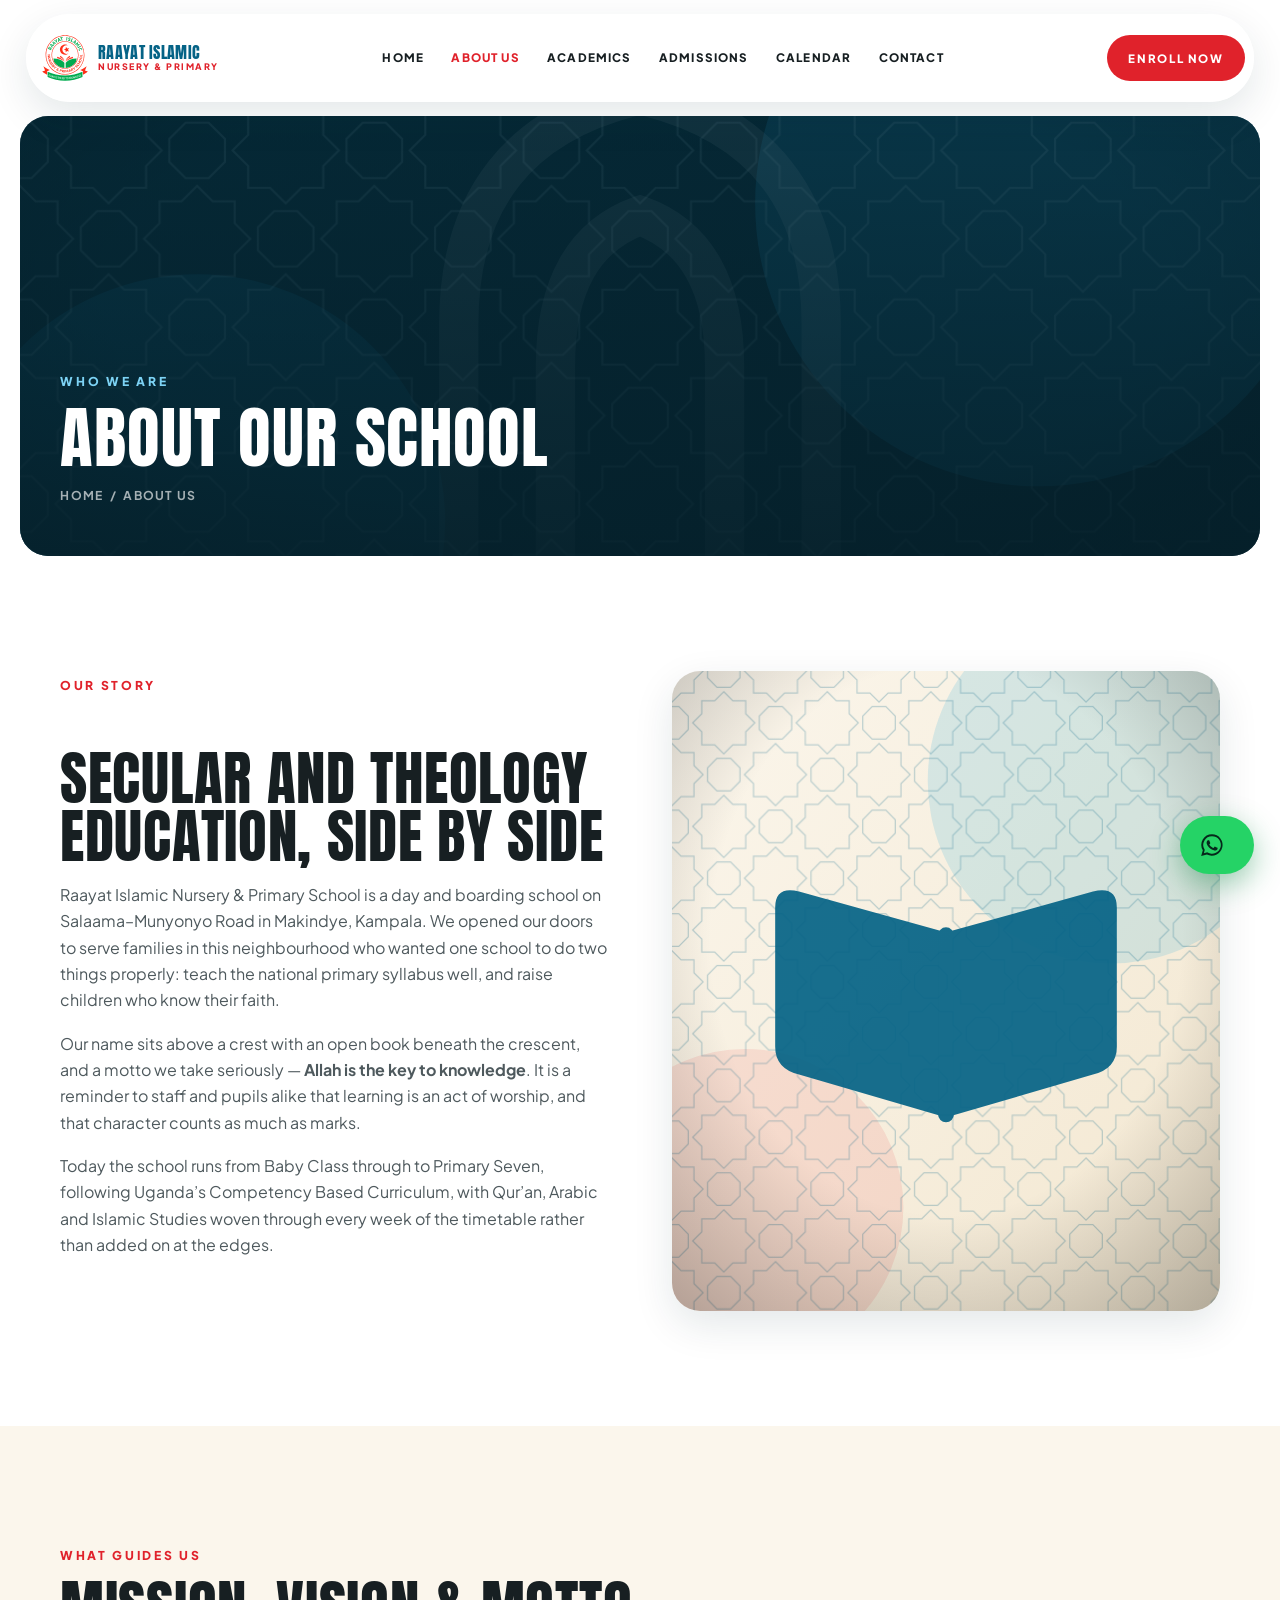
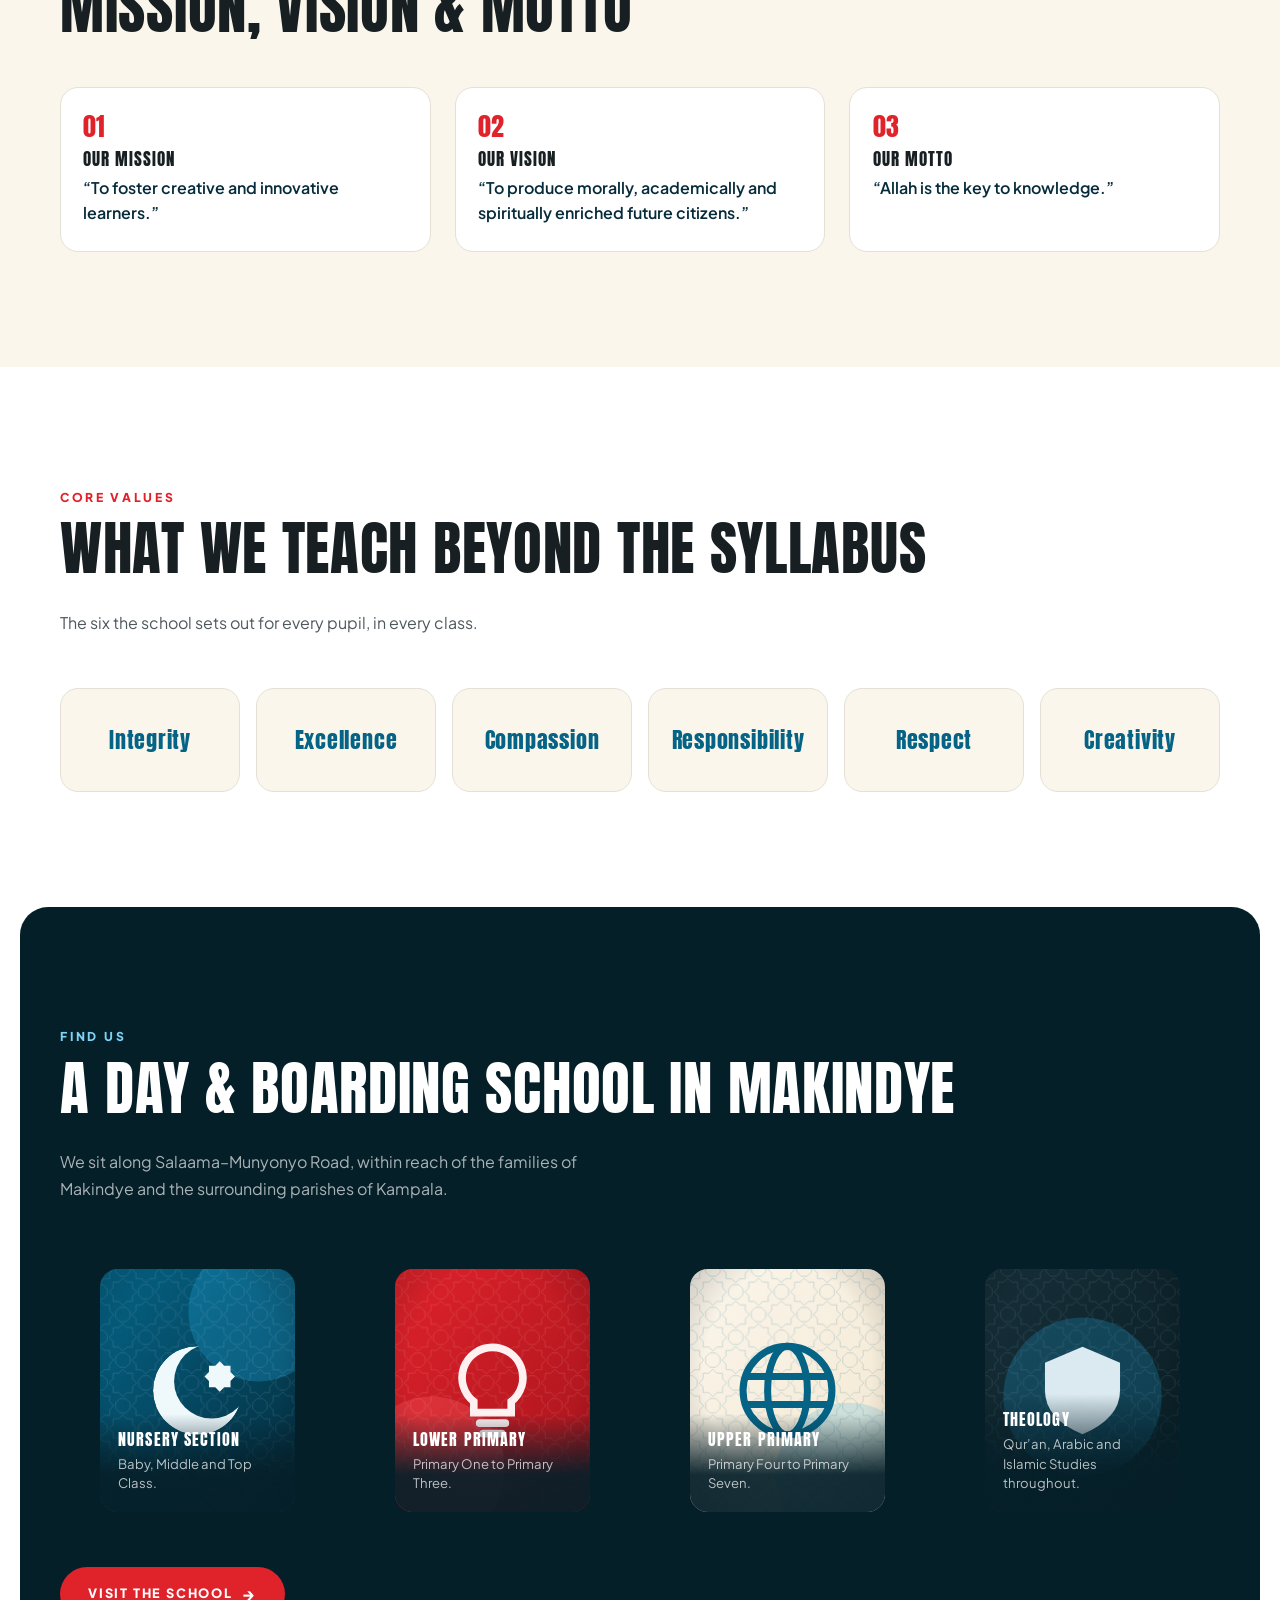
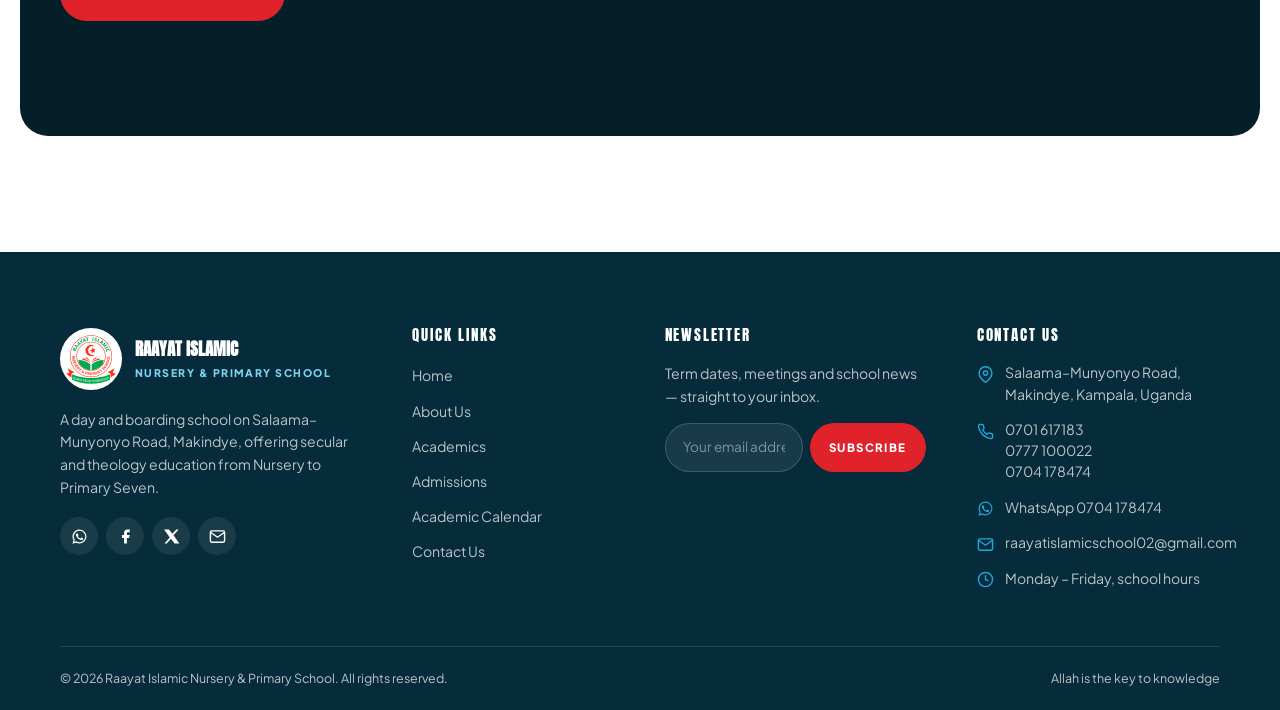
<file: about.html>
<!doctype html>
<html lang="en">
<head>
<meta charset="utf-8">
<meta name="viewport" content="width=device-width, initial-scale=1">
<title>About Us — Raayat Islamic Nursery &amp; Primary School</title>
<meta name="description" content="Who we are: a day and boarding school on Salaama–Munyonyo Road, Makindye, Kampala, teaching the national curriculum alongside Qur'an, Arabic and Islamic Studies.">
<link rel="icon" href="assets/img/logo.svg">
<link rel="preconnect" href="https://fonts.googleapis.com">
<link rel="preconnect" href="https://fonts.gstatic.com" crossorigin>
<link href="https://fonts.googleapis.com/css2?family=Anton&family=Plus+Jakarta+Sans:wght@400;500;700;800&display=swap" rel="stylesheet">
<link rel="stylesheet" href="assets/css/styles.css">
</head>
<body>

<nav class="nav" id="nav" aria-label="Main">
  <div class="nav__inner">
    <a class="brand" href="index.html">
      <img src="assets/img/logo.svg" alt="Raayat Islamic Nursery &amp; Primary School crest">
      <span class="brand__text">
        <span class="brand__name">Raayat Islamic</span>
        <span class="brand__sub">Nursery &amp; Primary</span>
      </span>
    </a>
    <ul class="nav__links">
      <li><a href="index.html">Home</a></li>
      <li><a href="about.html" class="is-active">About Us</a></li>
      <li><a href="academics.html">Academics</a></li>
      <li><a href="admissions.html">Admissions</a></li>
      <li><a href="index.html#calendar">Calendar</a></li>
      <li><a href="contact.html">Contact</a></li>
    </ul>
    <a class="btn btn--red btn--sm" href="admissions.html">Enroll Now</a>
    <button class="nav__toggle" id="navToggle" aria-expanded="false" aria-label="Toggle menu"><span></span></button>
  </div>
</nav>

<header class="shell" style="margin-top:14px">
  <div class="pagehead">
    <img src="assets/img/community.svg" alt="">
    <div class="pagehead__body">
      <span class="eyebrow eyebrow--light">Who We Are</span>
      <h1 style="font-size:clamp(2.2rem,5.4vw,4.2rem)">About Our School</h1>
      <p class="crumbs"><a href="index.html">Home</a> &nbsp;/&nbsp; About Us</p>
    </div>
  </div>
</header>

<main>

<section class="section wrap">
  <div class="split">
    <div class="prose reveal">
      <span class="eyebrow">Our Story</span>
      <h2>Secular and Theology Education, Side by Side</h2>
      <p>Raayat Islamic Nursery &amp; Primary School is a day and boarding school on
         Salaama&ndash;Munyonyo Road in Makindye, Kampala. We opened our doors to serve families in this neighbourhood who wanted one
         school to do two things properly: teach the national primary syllabus well, and raise children
         who know their faith.</p>
      <p>Our name sits above a crest with an open book beneath the crescent, and a motto we take
         seriously &mdash; <strong>Allah is the key to knowledge</strong>. It is a reminder to staff and
         pupils alike that learning is an act of worship, and that character counts as much as marks.</p>
      <p>Today the school runs from Baby Class through to Primary Seven, following Uganda&rsquo;s
         Competency Based Curriculum, with Qur&rsquo;an, Arabic and Islamic Studies woven through every
         week of the timetable rather than added on at the edges.</p>
    </div>

    <div class="split--media reveal">
      <img src="assets/img/welcome.svg" alt="The school's open book emblem">
    </div>
  </div>
</section>

<section class="section quick">
  <div class="wrap">
    <div class="section-head reveal">
      <div>
        <span class="eyebrow">What Guides Us</span>
        <h2>Mission, Vision &amp; Motto</h2>
      </div>
    </div>

    <div class="cards">
      <article class="card reveal">
        <span class="card__num">01</span>
        <h3>Our Mission</h3>
        <p class="statement">&ldquo;To foster creative and innovative learners.&rdquo;</p>
      </article>
      <article class="card reveal">
        <span class="card__num">02</span>
        <h3>Our Vision</h3>
        <p class="statement">&ldquo;To produce morally, academically and spiritually enriched
           future citizens.&rdquo;</p>
      </article>
      <article class="card reveal">
        <span class="card__num">03</span>
        <h3>Our Motto</h3>
        <p class="statement">&ldquo;Allah is the key to knowledge.&rdquo;</p>
      </article>
    </div>
  </div>
</section>

<section class="section wrap">
  <div class="section-head reveal">
    <div>
      <span class="eyebrow">Core Values</span>
      <h2>What We Teach Beyond the Syllabus</h2>
    </div>
    <p>The six the school sets out for every pupil, in every class.</p>
  </div>

  <ul class="values reveal">
    <li>Integrity</li>
    <li>Excellence</li>
    <li>Compassion</li>
    <li>Responsibility</li>
    <li>Respect</li>
    <li>Creativity</li>
  </ul>
</section>

<section class="section dark">
  <div class="wrap">
    <div class="section-head reveal">
      <div>
        <span class="eyebrow eyebrow--light">Find Us</span>
        <h2>A Day &amp; Boarding School in Makindye</h2>
      </div>
      <p>We sit along Salaama&ndash;Munyonyo Road, within reach of the families of Makindye and the
         surrounding parishes of Kampala.</p>
    </div>

    <div class="why__grid">
      <figure class="why__card reveal">
        <img src="assets/img/why-quran.svg" alt="">
        <figcaption><h3>Nursery Section</h3><p>Baby, Middle and Top Class.</p></figcaption>
      </figure>
      <figure class="why__card reveal">
        <img src="assets/img/why-cbc.svg" alt="">
        <figcaption><h3>Lower Primary</h3><p>Primary One to Primary Three.</p></figcaption>
      </figure>
      <figure class="why__card reveal">
        <img src="assets/img/why-teachers.svg" alt="">
        <figcaption><h3>Upper Primary</h3><p>Primary Four to Primary Seven.</p></figcaption>
      </figure>
      <figure class="why__card reveal">
        <img src="assets/img/why-safe.svg" alt="">
        <figcaption><h3>Theology</h3><p>Qur&rsquo;an, Arabic and Islamic Studies throughout.</p></figcaption>
      </figure>
    </div>

    <p style="margin-top:2.4rem">
      <a class="btn btn--red" href="contact.html">Visit the School <span class="arrow">&rarr;</span></a>
    </p>
  </div>
</section>

</main>

<footer class="footer">
  <div class="wrap">
    <div class="footer__grid">
      <div>
        <div class="footer__brand">
          <span class="badge"><img src="assets/img/logo.svg" alt=""></span>
          <span><b>Raayat Islamic</b><small>Nursery &amp; Primary School</small></span>
        </div>
        <p>A day and boarding school on Salaama&ndash;Munyonyo Road, Makindye, offering secular
           and theology education from Nursery to Primary Seven.</p>
        <div class="socials" style="margin-top:1.2rem">
          <a href="https://wa.me/256704178474?text=Hello%20Raayat%20Islamic%20Nursery%20%26%20Primary%20School%2C%20I%20would%20like%20to%20make%20an%20enquiry." target="_blank" rel="noopener" aria-label="WhatsApp">
            <svg viewBox="0 0 24 24" fill="currentColor"><path d="M12.04 2.02a9.9 9.9 0 0 0-8.5 14.93L2 22.1l5.3-1.39a9.9 9.9 0 1 0 4.74-18.69Zm0 1.8a8.1 8.1 0 1 1-4.1 15.08l-.3-.18-3.14.83.84-3.06-.2-.31A8.1 8.1 0 0 1 12.04 3.82Zm4.63 10.5c-.25-.13-1.48-.73-1.71-.81-.23-.09-.4-.13-.56.12-.17.25-.65.8-.8.97-.14.16-.29.18-.54.06-.25-.13-1.06-.39-2.02-1.25-.75-.66-1.25-1.48-1.4-1.73-.14-.25-.01-.38.11-.5.11-.12.25-.3.37-.44.13-.15.17-.25.25-.42.08-.17.04-.31-.02-.44-.06-.12-.56-1.35-.77-1.85-.2-.48-.4-.42-.56-.42h-.47c-.17 0-.44.06-.67.31-.23.25-.87.86-.87 2.09 0 1.23.9 2.42 1.02 2.59.13.16 1.76 2.69 4.27 3.77.6.26 1.06.41 1.42.53.6.19 1.14.16 1.57.1.48-.07 1.48-.6 1.69-1.19.21-.58.21-1.08.14-1.18-.06-.11-.23-.17-.48-.29Z"/></svg></a>
          <a href="https://www.facebook.com/profile.php?id=100077010487775" target="_blank" rel="noopener" aria-label="Facebook">
            <svg viewBox="0 0 24 24" fill="currentColor"><path d="M18 2h-3a5 5 0 0 0-5 5v3H7v4h3v8h4v-8h3l1-4h-4V7a1 1 0 0 1 1-1h3z"/></svg></a>
          <a href="https://twitter.com/rayatislamicsch" target="_blank" rel="noopener" aria-label="Twitter / X">
            <svg viewBox="0 0 24 24" fill="currentColor"><path d="M18.9 2H22l-7.1 8.1L23 22h-6.6l-5.2-6.8L5.3 22H2l7.6-8.7L1.6 2h6.8l4.7 6.2z"/></svg></a>
          <a href="mailto:raayatislamicschool02@gmail.com" aria-label="Email">
            <svg viewBox="0 0 24 24" fill="none" stroke="currentColor" stroke-width="2"><rect x="2" y="4" width="20" height="16" rx="2"/><path d="m22 6-10 7L2 6"/></svg></a>
        </div>
      </div>
      <div>
        <h4>Quick Links</h4>
        <ul class="footer__list">
          <li><a href="index.html">Home</a></li>
          <li><a href="about.html">About Us</a></li>
          <li><a href="academics.html">Academics</a></li>
          <li><a href="admissions.html">Admissions</a></li>
          <li><a href="index.html#calendar">Academic Calendar</a></li>
          <li><a href="contact.html">Contact Us</a></li>
        </ul>
      </div>
      <div>
        <h4>Newsletter</h4>
        <p style="margin-bottom:1rem">Term dates, meetings and school news &mdash; straight to your inbox.</p>
        <form class="news" id="newsForm" novalidate>
          <label class="sr-only" for="newsEmail">Email address</label>
          <input id="newsEmail" type="email" name="email" placeholder="Your email address" required>
          <button type="submit">Subscribe</button>
        </form>
        <p class="news__msg" id="newsMsg" role="status"></p>
      </div>
      <div>
        <h4>Contact Us</h4>
        <ul class="footer__contact">
          <li>
            <svg viewBox="0 0 24 24" fill="none" stroke="currentColor" stroke-width="2"><path d="M21 10c0 7-9 13-9 13s-9-6-9-13a9 9 0 0 1 18 0z"/><circle cx="12" cy="10" r="3"/></svg>
            <span>Salaama&ndash;Munyonyo Road,<br>Makindye, Kampala, Uganda</span>
          </li>
          <li>
            <svg viewBox="0 0 24 24" fill="none" stroke="currentColor" stroke-width="2"><path d="M22 16.92v3a2 2 0 0 1-2.18 2 19.8 19.8 0 0 1-8.63-3.07 19.5 19.5 0 0 1-6-6A19.8 19.8 0 0 1 2.12 4.2 2 2 0 0 1 4.11 2h3a2 2 0 0 1 2 1.72c.13.96.36 1.9.7 2.81a2 2 0 0 1-.45 2.11L8.09 9.91a16 16 0 0 0 6 6l1.27-1.27a2 2 0 0 1 2.11-.45c.91.34 1.85.57 2.81.7A2 2 0 0 1 22 16.92z"/></svg>
            <span>
              <a href="tel:+256701617183">0701 617183</a><br>
              <a href="tel:+256777100022">0777 100022</a><br>
              <a href="tel:+256704178474">0704 178474</a>
            </span>
          </li>
          <li>
            <svg viewBox="0 0 24 24" fill="currentColor"><path d="M12.04 2.02a9.9 9.9 0 0 0-8.5 14.93L2 22.1l5.3-1.39a9.9 9.9 0 1 0 4.74-18.69Zm0 1.8a8.1 8.1 0 1 1-4.1 15.08l-.3-.18-3.14.83.84-3.06-.2-.31A8.1 8.1 0 0 1 12.04 3.82Zm4.63 10.5c-.25-.13-1.48-.73-1.71-.81-.23-.09-.4-.13-.56.12-.17.25-.65.8-.8.97-.14.16-.29.18-.54.06-.25-.13-1.06-.39-2.02-1.25-.75-.66-1.25-1.48-1.4-1.73-.14-.25-.01-.38.11-.5.11-.12.25-.3.37-.44.13-.15.17-.25.25-.42.08-.17.04-.31-.02-.44-.06-.12-.56-1.35-.77-1.85-.2-.48-.4-.42-.56-.42h-.47c-.17 0-.44.06-.67.31-.23.25-.87.86-.87 2.09 0 1.23.9 2.42 1.02 2.59.13.16 1.76 2.69 4.27 3.77.6.26 1.06.41 1.42.53.6.19 1.14.16 1.57.1.48-.07 1.48-.6 1.69-1.19.21-.58.21-1.08.14-1.18-.06-.11-.23-.17-.48-.29Z"/></svg>
            <a href="https://wa.me/256704178474?text=Hello%20Raayat%20Islamic%20Nursery%20%26%20Primary%20School%2C%20I%20would%20like%20to%20make%20an%20enquiry." target="_blank" rel="noopener">WhatsApp 0704 178474</a>
          </li>
          <li>
            <svg viewBox="0 0 24 24" fill="none" stroke="currentColor" stroke-width="2"><rect x="2" y="4" width="20" height="16" rx="2"/><path d="m22 6-10 7L2 6"/></svg>
            <a href="mailto:raayatislamicschool02@gmail.com">raayatislamicschool02@gmail.com</a>
          </li>
          <li>
            <svg viewBox="0 0 24 24" fill="none" stroke="currentColor" stroke-width="2"><circle cx="12" cy="12" r="10"/><path d="M12 6v6l4 2"/></svg>
            <span>Monday &ndash; Friday, school hours</span>
          </li>
        </ul>
      </div>
    </div>
    <div class="footer__bar">
      <span>&copy; <span id="year">2026</span> Raayat Islamic Nursery &amp; Primary School. All rights reserved.</span>
      <span>Allah is the key to knowledge</span>
    </div>
  </div>
</footer>

<script src="assets/js/main.js"></script>
</body>
</html>
</file>
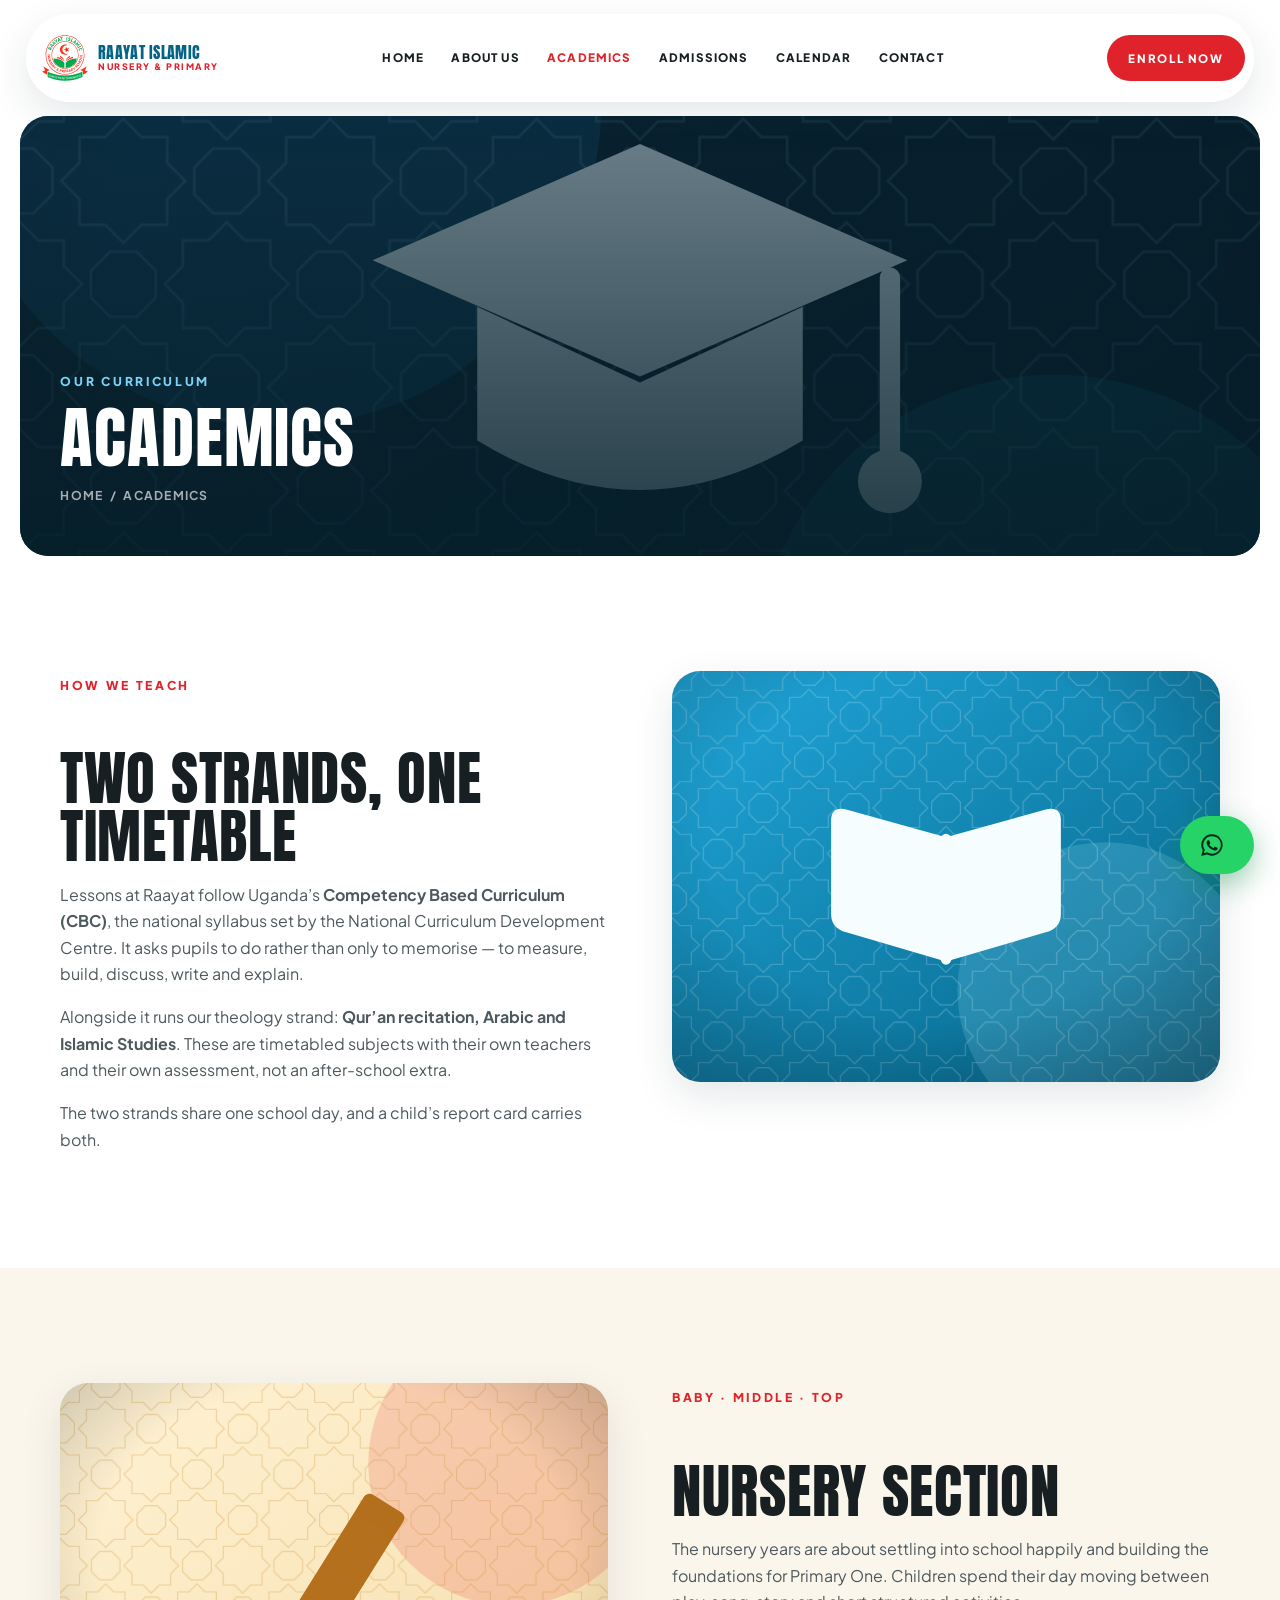
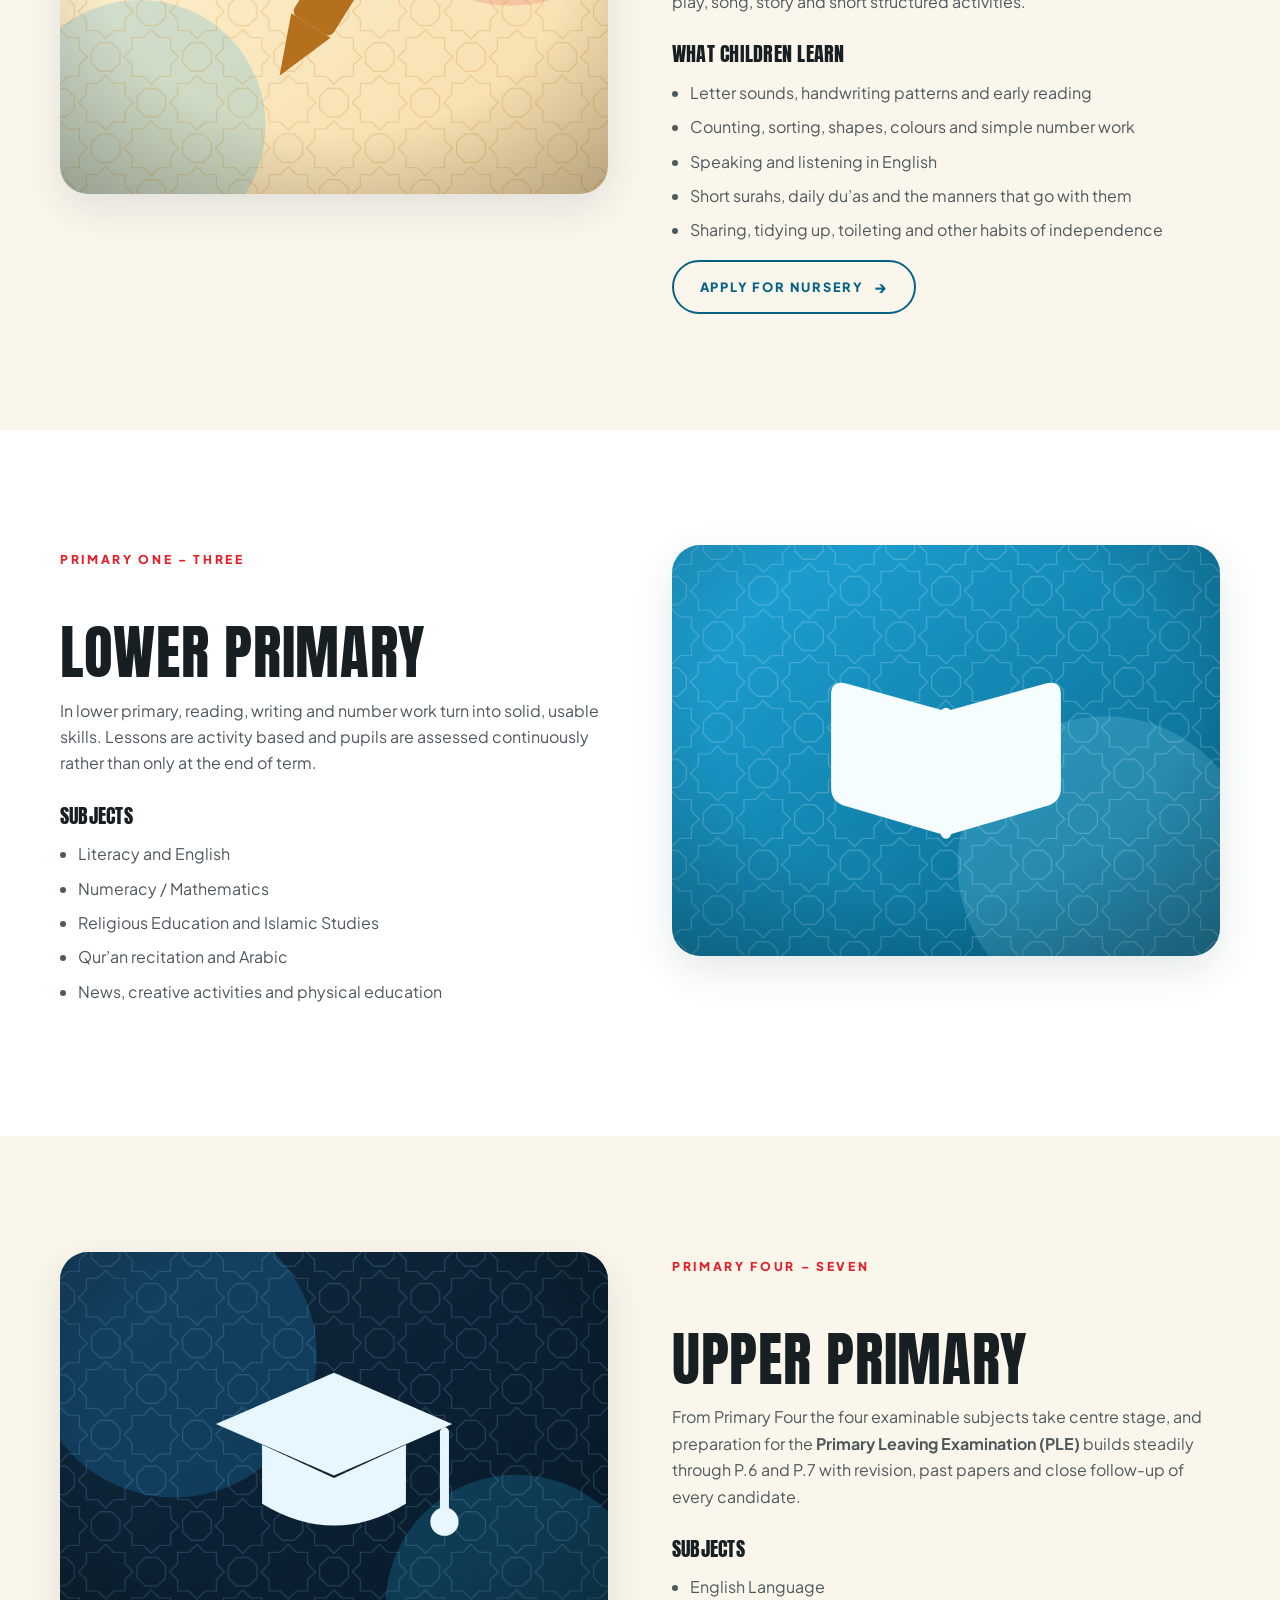
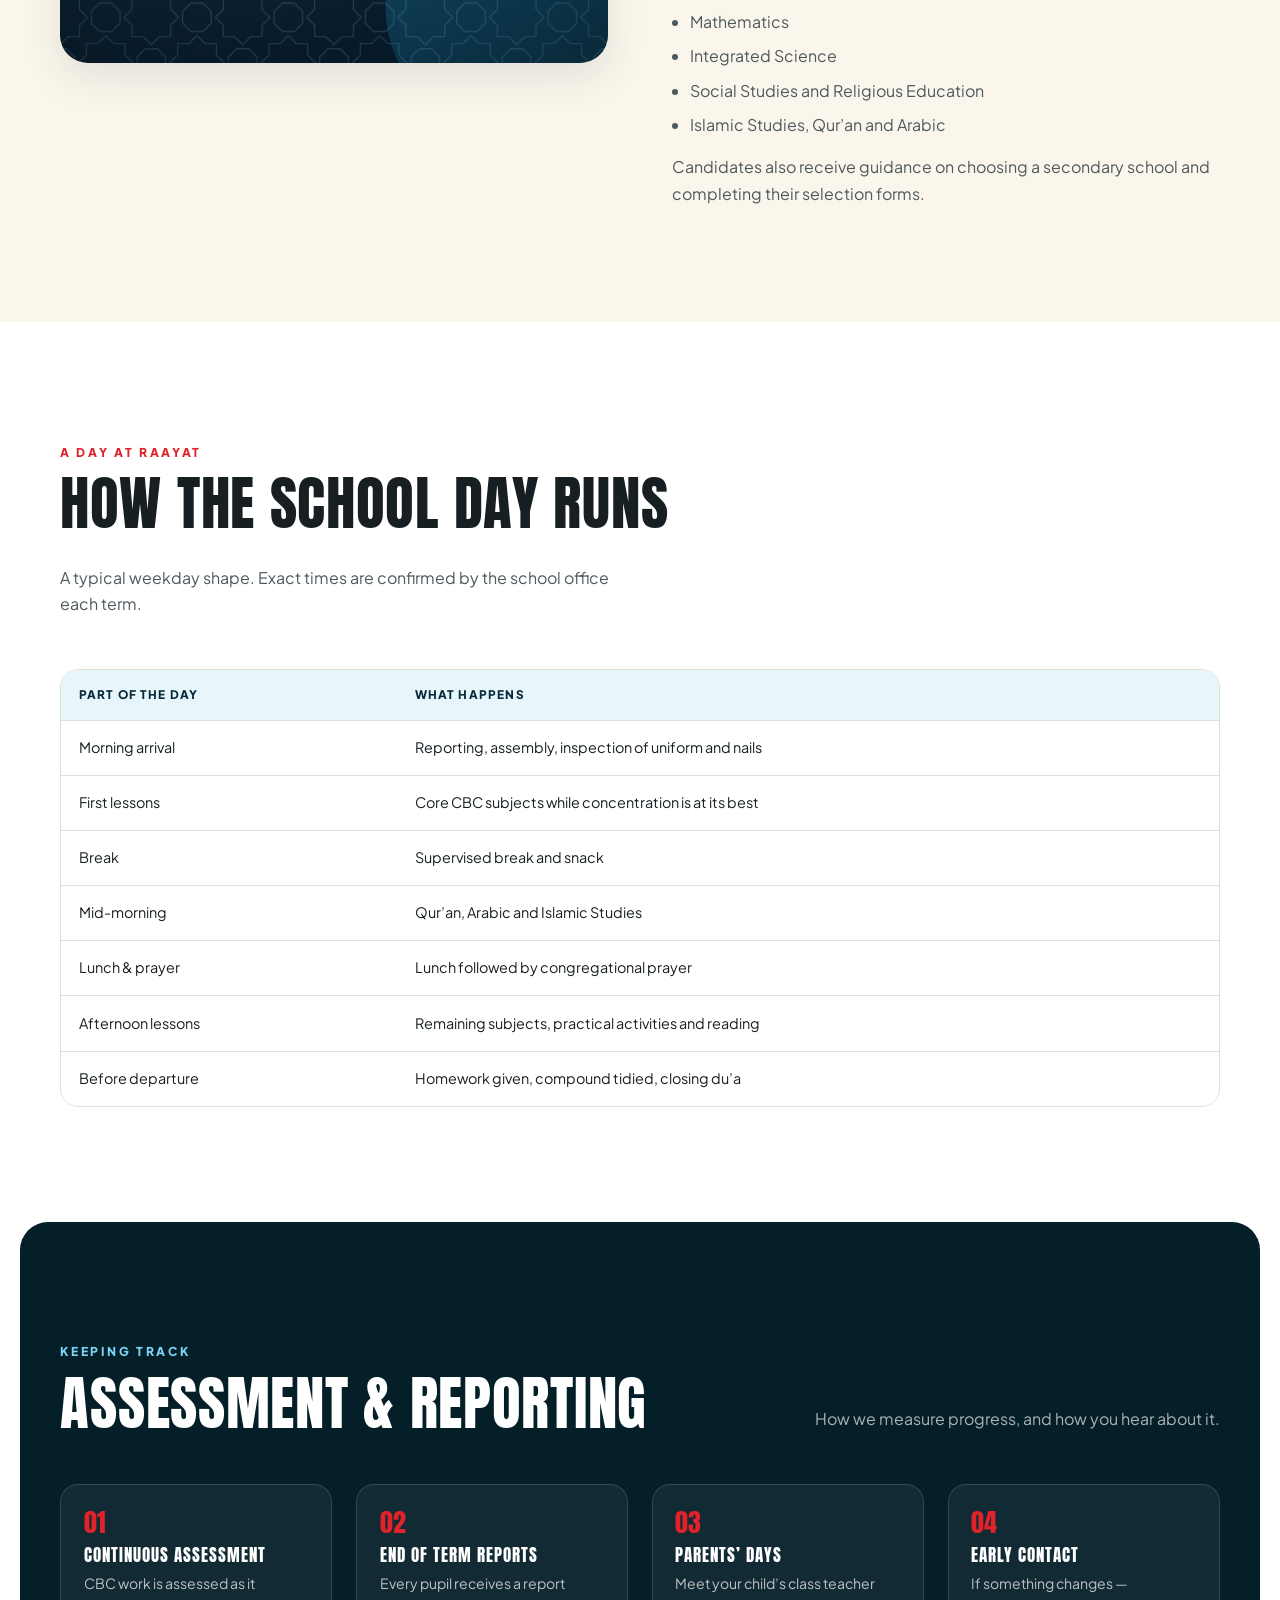
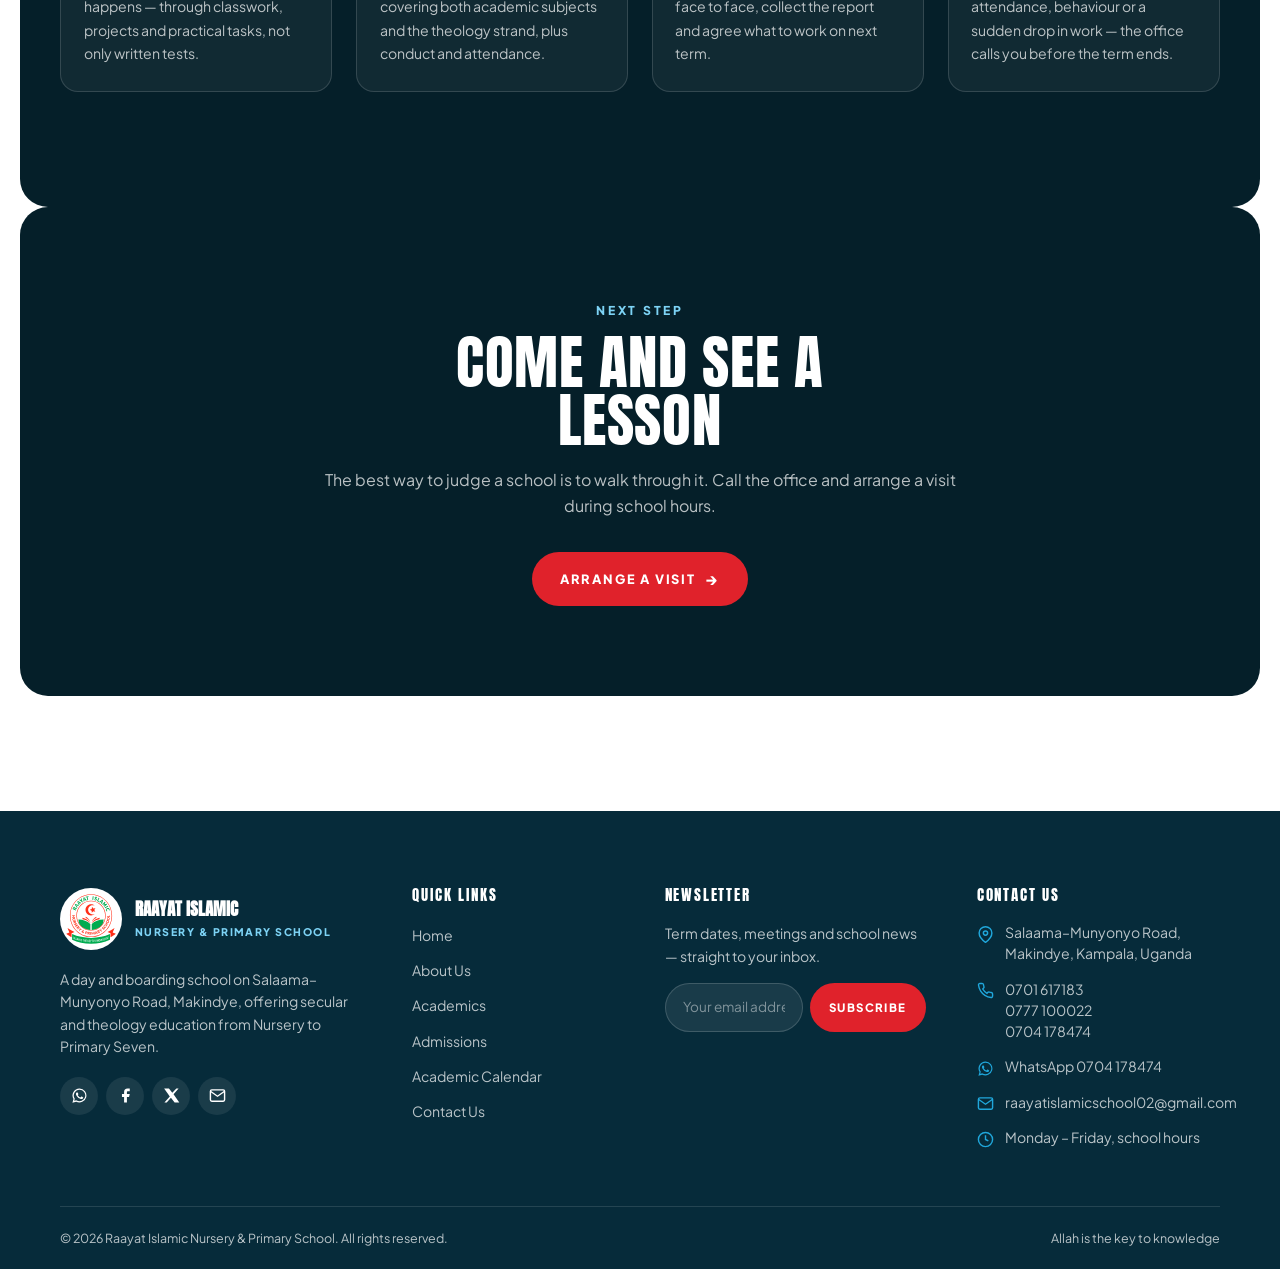
<file: academics.html>
<!doctype html>
<html lang="en">
<head>
<meta charset="utf-8">
<meta name="viewport" content="width=device-width, initial-scale=1">
<title>Academics — Raayat Islamic Nursery &amp; Primary School</title>
<meta name="description" content="Our curriculum: Uganda's Competency Based Curriculum from Nursery to Primary Seven, with Qur'an, Arabic and Islamic Studies on the weekly timetable.">
<link rel="icon" href="assets/img/logo.svg">
<link rel="preconnect" href="https://fonts.googleapis.com">
<link rel="preconnect" href="https://fonts.gstatic.com" crossorigin>
<link href="https://fonts.googleapis.com/css2?family=Anton&family=Plus+Jakarta+Sans:wght@400;500;700;800&display=swap" rel="stylesheet">
<link rel="stylesheet" href="assets/css/styles.css">
</head>
<body>

<nav class="nav" id="nav" aria-label="Main">
  <div class="nav__inner">
    <a class="brand" href="index.html">
      <img src="assets/img/logo.svg" alt="Raayat Islamic Nursery &amp; Primary School crest">
      <span class="brand__text">
        <span class="brand__name">Raayat Islamic</span>
        <span class="brand__sub">Nursery &amp; Primary</span>
      </span>
    </a>
    <ul class="nav__links">
      <li><a href="index.html">Home</a></li>
      <li><a href="about.html">About Us</a></li>
      <li><a href="academics.html" class="is-active">Academics</a></li>
      <li><a href="admissions.html">Admissions</a></li>
      <li><a href="index.html#calendar">Calendar</a></li>
      <li><a href="contact.html">Contact</a></li>
    </ul>
    <a class="btn btn--red btn--sm" href="admissions.html">Enroll Now</a>
    <button class="nav__toggle" id="navToggle" aria-expanded="false" aria-label="Toggle menu"><span></span></button>
  </div>
</nav>

<header class="shell" style="margin-top:14px">
  <div class="pagehead">
    <img src="assets/img/prog-upper.svg" alt="">
    <div class="pagehead__body">
      <span class="eyebrow eyebrow--light">Our Curriculum</span>
      <h1 style="font-size:clamp(2.2rem,5.4vw,4.2rem)">Academics</h1>
      <p class="crumbs"><a href="index.html">Home</a> &nbsp;/&nbsp; Academics</p>
    </div>
  </div>
</header>

<main>

<section class="section wrap">
  <div class="split">
    <div class="prose reveal">
      <span class="eyebrow">How We Teach</span>
      <h2>Two Strands, One Timetable</h2>
      <p>Lessons at Raayat follow Uganda&rsquo;s <strong>Competency Based Curriculum (CBC)</strong>, the
         national syllabus set by the National Curriculum Development Centre. It asks pupils to do
         rather than only to memorise &mdash; to measure, build, discuss, write and explain.</p>
      <p>Alongside it runs our theology strand: <strong>Qur&rsquo;an recitation, Arabic and Islamic
         Studies</strong>. These are timetabled subjects with their own teachers and their own
         assessment, not an after-school extra.</p>
      <p>The two strands share one school day, and a child&rsquo;s report card carries both.</p>
    </div>
    <div class="split--media reveal">
      <img src="assets/img/prog-lower.svg" alt="">
    </div>
  </div>
</section>

<!-- NURSERY -->
<section class="section quick" id="nursery">
  <div class="wrap">
    <div class="split">
      <div class="split--media reveal"><img src="assets/img/prog-nursery.svg" alt=""></div>
      <div class="prose reveal">
        <span class="eyebrow">Baby &middot; Middle &middot; Top</span>
        <h2>Nursery Section</h2>
        <p>The nursery years are about settling into school happily and building the foundations for
           Primary One. Children spend their day moving between play, song, story and short structured
           activities.</p>
        <h3>What children learn</h3>
        <ul>
          <li>Letter sounds, handwriting patterns and early reading</li>
          <li>Counting, sorting, shapes, colours and simple number work</li>
          <li>Speaking and listening in English</li>
          <li>Short surahs, daily du&rsquo;as and the manners that go with them</li>
          <li>Sharing, tidying up, toileting and other habits of independence</li>
        </ul>
        <p><a class="btn btn--outline" href="admissions.html">Apply for Nursery <span class="arrow">&rarr;</span></a></p>
      </div>
    </div>
  </div>
</section>

<!-- LOWER PRIMARY -->
<section class="section wrap" id="lower">
  <div class="split">
    <div class="prose reveal">
      <span class="eyebrow">Primary One &ndash; Three</span>
      <h2>Lower Primary</h2>
      <p>In lower primary, reading, writing and number work turn into solid, usable skills. Lessons are
         activity based and pupils are assessed continuously rather than only at the end of term.</p>
      <h3>Subjects</h3>
      <ul>
        <li>Literacy and English</li>
        <li>Numeracy / Mathematics</li>
        <li>Religious Education and Islamic Studies</li>
        <li>Qur&rsquo;an recitation and Arabic</li>
        <li>News, creative activities and physical education</li>
      </ul>
    </div>
    <div class="split--media reveal"><img src="assets/img/prog-lower.svg" alt=""></div>
  </div>
</section>

<!-- UPPER PRIMARY -->
<section class="section quick" id="upper">
  <div class="wrap">
    <div class="split">
      <div class="split--media reveal"><img src="assets/img/prog-upper.svg" alt=""></div>
      <div class="prose reveal">
        <span class="eyebrow">Primary Four &ndash; Seven</span>
        <h2>Upper Primary</h2>
        <p>From Primary Four the four examinable subjects take centre stage, and preparation for the
           <strong>Primary Leaving Examination (PLE)</strong> builds steadily through P.6 and P.7 with
           revision, past papers and close follow-up of every candidate.</p>
        <h3>Subjects</h3>
        <ul>
          <li>English Language</li>
          <li>Mathematics</li>
          <li>Integrated Science</li>
          <li>Social Studies and Religious Education</li>
          <li>Islamic Studies, Qur&rsquo;an and Arabic</li>
        </ul>
        <p>Candidates also receive guidance on choosing a secondary school and completing their
           selection forms.</p>
      </div>
    </div>
  </div>
</section>

<!-- SCHOOL DAY -->
<section class="section wrap">
  <div class="section-head reveal">
    <div>
      <span class="eyebrow">A Day at Raayat</span>
      <h2>How the School Day Runs</h2>
    </div>
    <p>A typical weekday shape. Exact times are confirmed by the school office each term.</p>
  </div>

  <div class="table-wrap reveal">
    <table>
      <thead>
        <tr><th>Part of the day</th><th>What happens</th></tr>
      </thead>
      <tbody>
        <tr><td>Morning arrival</td><td>Reporting, assembly, inspection of uniform and nails</td></tr>
        <tr><td>First lessons</td><td>Core CBC subjects while concentration is at its best</td></tr>
        <tr><td>Break</td><td>Supervised break and snack</td></tr>
        <tr><td>Mid-morning</td><td>Qur&rsquo;an, Arabic and Islamic Studies</td></tr>
        <tr><td>Lunch &amp; prayer</td><td>Lunch followed by congregational prayer</td></tr>
        <tr><td>Afternoon lessons</td><td>Remaining subjects, practical activities and reading</td></tr>
        <tr><td>Before departure</td><td>Homework given, compound tidied, closing du&rsquo;a</td></tr>
      </tbody>
    </table>
  </div>
</section>

<!-- ASSESSMENT -->
<section class="section dark">
  <div class="wrap">
    <div class="section-head reveal">
      <div>
        <span class="eyebrow eyebrow--light">Keeping Track</span>
        <h2>Assessment &amp; Reporting</h2>
      </div>
      <p>How we measure progress, and how you hear about it.</p>
    </div>

    <div class="cards">
      <article class="card reveal" style="background:rgba(255,255,255,.05);border-color:rgba(255,255,255,.14)">
        <span class="card__num">01</span>
        <h3 style="color:#fff">Continuous Assessment</h3>
        <p style="color:rgba(255,255,255,.72)">CBC work is assessed as it happens &mdash; through
           classwork, projects and practical tasks, not only written tests.</p>
      </article>
      <article class="card reveal" style="background:rgba(255,255,255,.05);border-color:rgba(255,255,255,.14)">
        <span class="card__num">02</span>
        <h3 style="color:#fff">End of Term Reports</h3>
        <p style="color:rgba(255,255,255,.72)">Every pupil receives a report covering both academic
           subjects and the theology strand, plus conduct and attendance.</p>
      </article>
      <article class="card reveal" style="background:rgba(255,255,255,.05);border-color:rgba(255,255,255,.14)">
        <span class="card__num">03</span>
        <h3 style="color:#fff">Parents&rsquo; Days</h3>
        <p style="color:rgba(255,255,255,.72)">Meet your child&rsquo;s class teacher face to face,
           collect the report and agree what to work on next term.</p>
      </article>
      <article class="card reveal" style="background:rgba(255,255,255,.05);border-color:rgba(255,255,255,.14)">
        <span class="card__num">04</span>
        <h3 style="color:#fff">Early Contact</h3>
        <p style="color:rgba(255,255,255,.72)">If something changes &mdash; attendance, behaviour or a
           sudden drop in work &mdash; the office calls you before the term ends.</p>
      </article>
    </div>
  </div>
</section>

<section class="cta">
  <div class="wrap">
    <span class="eyebrow eyebrow--light">Next Step</span>
    <h2>Come and See a Lesson</h2>
    <p>The best way to judge a school is to walk through it. Call the office and arrange a visit
       during school hours.</p>
    <a class="btn btn--red" href="contact.html">Arrange a Visit <span class="arrow">&rarr;</span></a>
  </div>
</section>

</main>

<footer class="footer">
  <div class="wrap">
    <div class="footer__grid">
      <div>
        <div class="footer__brand">
          <span class="badge"><img src="assets/img/logo.svg" alt=""></span>
          <span><b>Raayat Islamic</b><small>Nursery &amp; Primary School</small></span>
        </div>
        <p>A day and boarding school on Salaama&ndash;Munyonyo Road, Makindye, offering secular
           and theology education from Nursery to Primary Seven.</p>
        <div class="socials" style="margin-top:1.2rem">
          <a href="https://wa.me/256704178474?text=Hello%20Raayat%20Islamic%20Nursery%20%26%20Primary%20School%2C%20I%20would%20like%20to%20make%20an%20enquiry." target="_blank" rel="noopener" aria-label="WhatsApp">
            <svg viewBox="0 0 24 24" fill="currentColor"><path d="M12.04 2.02a9.9 9.9 0 0 0-8.5 14.93L2 22.1l5.3-1.39a9.9 9.9 0 1 0 4.74-18.69Zm0 1.8a8.1 8.1 0 1 1-4.1 15.08l-.3-.18-3.14.83.84-3.06-.2-.31A8.1 8.1 0 0 1 12.04 3.82Zm4.63 10.5c-.25-.13-1.48-.73-1.71-.81-.23-.09-.4-.13-.56.12-.17.25-.65.8-.8.97-.14.16-.29.18-.54.06-.25-.13-1.06-.39-2.02-1.25-.75-.66-1.25-1.48-1.4-1.73-.14-.25-.01-.38.11-.5.11-.12.25-.3.37-.44.13-.15.17-.25.25-.42.08-.17.04-.31-.02-.44-.06-.12-.56-1.35-.77-1.85-.2-.48-.4-.42-.56-.42h-.47c-.17 0-.44.06-.67.31-.23.25-.87.86-.87 2.09 0 1.23.9 2.42 1.02 2.59.13.16 1.76 2.69 4.27 3.77.6.26 1.06.41 1.42.53.6.19 1.14.16 1.57.1.48-.07 1.48-.6 1.69-1.19.21-.58.21-1.08.14-1.18-.06-.11-.23-.17-.48-.29Z"/></svg></a>
          <a href="https://www.facebook.com/profile.php?id=100077010487775" target="_blank" rel="noopener" aria-label="Facebook">
            <svg viewBox="0 0 24 24" fill="currentColor"><path d="M18 2h-3a5 5 0 0 0-5 5v3H7v4h3v8h4v-8h3l1-4h-4V7a1 1 0 0 1 1-1h3z"/></svg></a>
          <a href="https://twitter.com/rayatislamicsch" target="_blank" rel="noopener" aria-label="Twitter / X">
            <svg viewBox="0 0 24 24" fill="currentColor"><path d="M18.9 2H22l-7.1 8.1L23 22h-6.6l-5.2-6.8L5.3 22H2l7.6-8.7L1.6 2h6.8l4.7 6.2z"/></svg></a>
          <a href="mailto:raayatislamicschool02@gmail.com" aria-label="Email">
            <svg viewBox="0 0 24 24" fill="none" stroke="currentColor" stroke-width="2"><rect x="2" y="4" width="20" height="16" rx="2"/><path d="m22 6-10 7L2 6"/></svg></a>
        </div>
      </div>
      <div>
        <h4>Quick Links</h4>
        <ul class="footer__list">
          <li><a href="index.html">Home</a></li>
          <li><a href="about.html">About Us</a></li>
          <li><a href="academics.html">Academics</a></li>
          <li><a href="admissions.html">Admissions</a></li>
          <li><a href="index.html#calendar">Academic Calendar</a></li>
          <li><a href="contact.html">Contact Us</a></li>
        </ul>
      </div>
      <div>
        <h4>Newsletter</h4>
        <p style="margin-bottom:1rem">Term dates, meetings and school news &mdash; straight to your inbox.</p>
        <form class="news" id="newsForm" novalidate>
          <label class="sr-only" for="newsEmail">Email address</label>
          <input id="newsEmail" type="email" name="email" placeholder="Your email address" required>
          <button type="submit">Subscribe</button>
        </form>
        <p class="news__msg" id="newsMsg" role="status"></p>
      </div>
      <div>
        <h4>Contact Us</h4>
        <ul class="footer__contact">
          <li>
            <svg viewBox="0 0 24 24" fill="none" stroke="currentColor" stroke-width="2"><path d="M21 10c0 7-9 13-9 13s-9-6-9-13a9 9 0 0 1 18 0z"/><circle cx="12" cy="10" r="3"/></svg>
            <span>Salaama&ndash;Munyonyo Road,<br>Makindye, Kampala, Uganda</span>
          </li>
          <li>
            <svg viewBox="0 0 24 24" fill="none" stroke="currentColor" stroke-width="2"><path d="M22 16.92v3a2 2 0 0 1-2.18 2 19.8 19.8 0 0 1-8.63-3.07 19.5 19.5 0 0 1-6-6A19.8 19.8 0 0 1 2.12 4.2 2 2 0 0 1 4.11 2h3a2 2 0 0 1 2 1.72c.13.96.36 1.9.7 2.81a2 2 0 0 1-.45 2.11L8.09 9.91a16 16 0 0 0 6 6l1.27-1.27a2 2 0 0 1 2.11-.45c.91.34 1.85.57 2.81.7A2 2 0 0 1 22 16.92z"/></svg>
            <span>
              <a href="tel:+256701617183">0701 617183</a><br>
              <a href="tel:+256777100022">0777 100022</a><br>
              <a href="tel:+256704178474">0704 178474</a>
            </span>
          </li>
          <li>
            <svg viewBox="0 0 24 24" fill="currentColor"><path d="M12.04 2.02a9.9 9.9 0 0 0-8.5 14.93L2 22.1l5.3-1.39a9.9 9.9 0 1 0 4.74-18.69Zm0 1.8a8.1 8.1 0 1 1-4.1 15.08l-.3-.18-3.14.83.84-3.06-.2-.31A8.1 8.1 0 0 1 12.04 3.82Zm4.63 10.5c-.25-.13-1.48-.73-1.71-.81-.23-.09-.4-.13-.56.12-.17.25-.65.8-.8.97-.14.16-.29.18-.54.06-.25-.13-1.06-.39-2.02-1.25-.75-.66-1.25-1.48-1.4-1.73-.14-.25-.01-.38.11-.5.11-.12.25-.3.37-.44.13-.15.17-.25.25-.42.08-.17.04-.31-.02-.44-.06-.12-.56-1.35-.77-1.85-.2-.48-.4-.42-.56-.42h-.47c-.17 0-.44.06-.67.31-.23.25-.87.86-.87 2.09 0 1.23.9 2.42 1.02 2.59.13.16 1.76 2.69 4.27 3.77.6.26 1.06.41 1.42.53.6.19 1.14.16 1.57.1.48-.07 1.48-.6 1.69-1.19.21-.58.21-1.08.14-1.18-.06-.11-.23-.17-.48-.29Z"/></svg>
            <a href="https://wa.me/256704178474?text=Hello%20Raayat%20Islamic%20Nursery%20%26%20Primary%20School%2C%20I%20would%20like%20to%20make%20an%20enquiry." target="_blank" rel="noopener">WhatsApp 0704 178474</a>
          </li>
          <li>
            <svg viewBox="0 0 24 24" fill="none" stroke="currentColor" stroke-width="2"><rect x="2" y="4" width="20" height="16" rx="2"/><path d="m22 6-10 7L2 6"/></svg>
            <a href="mailto:raayatislamicschool02@gmail.com">raayatislamicschool02@gmail.com</a>
          </li>
          <li>
            <svg viewBox="0 0 24 24" fill="none" stroke="currentColor" stroke-width="2"><circle cx="12" cy="12" r="10"/><path d="M12 6v6l4 2"/></svg>
            <span>Monday &ndash; Friday, school hours</span>
          </li>
        </ul>
      </div>
    </div>
    <div class="footer__bar">
      <span>&copy; <span id="year">2026</span> Raayat Islamic Nursery &amp; Primary School. All rights reserved.</span>
      <span>Allah is the key to knowledge</span>
    </div>
  </div>
</footer>

<script src="assets/js/main.js"></script>
</body>
</html>
</file>
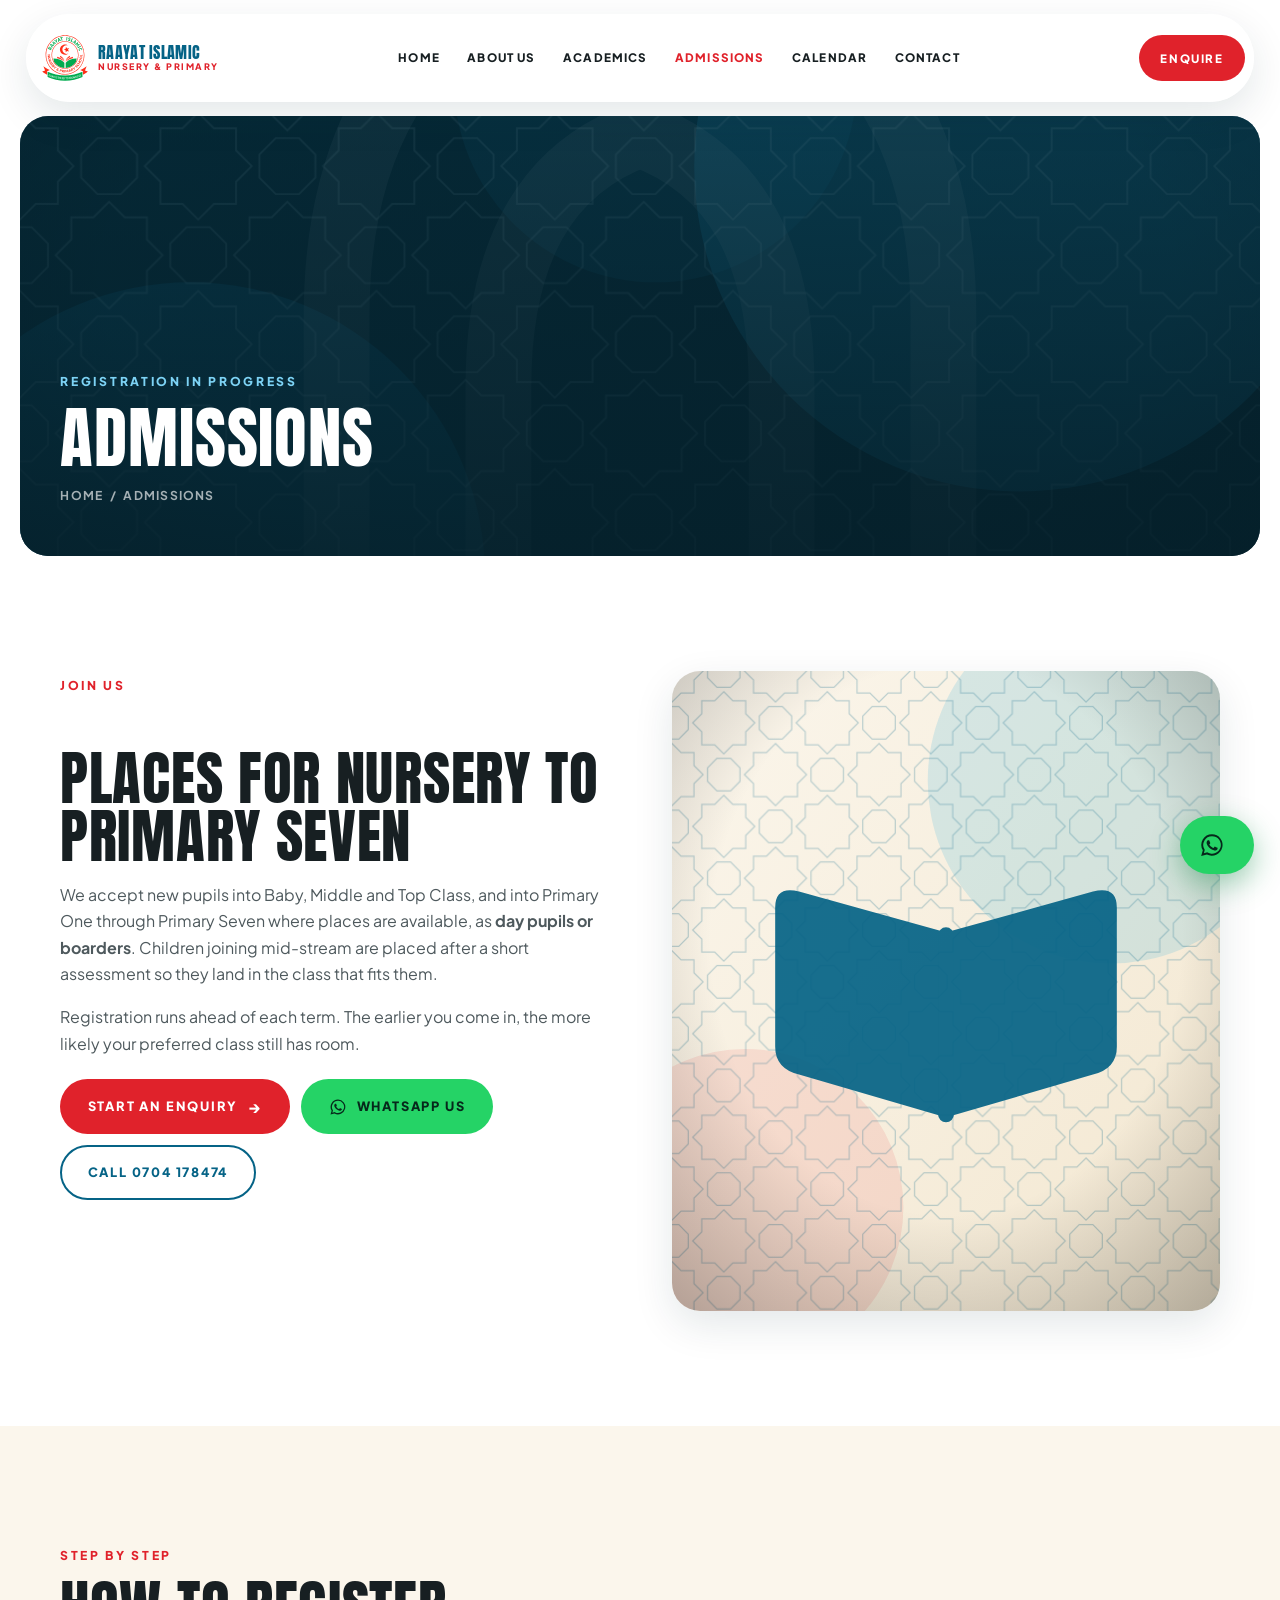
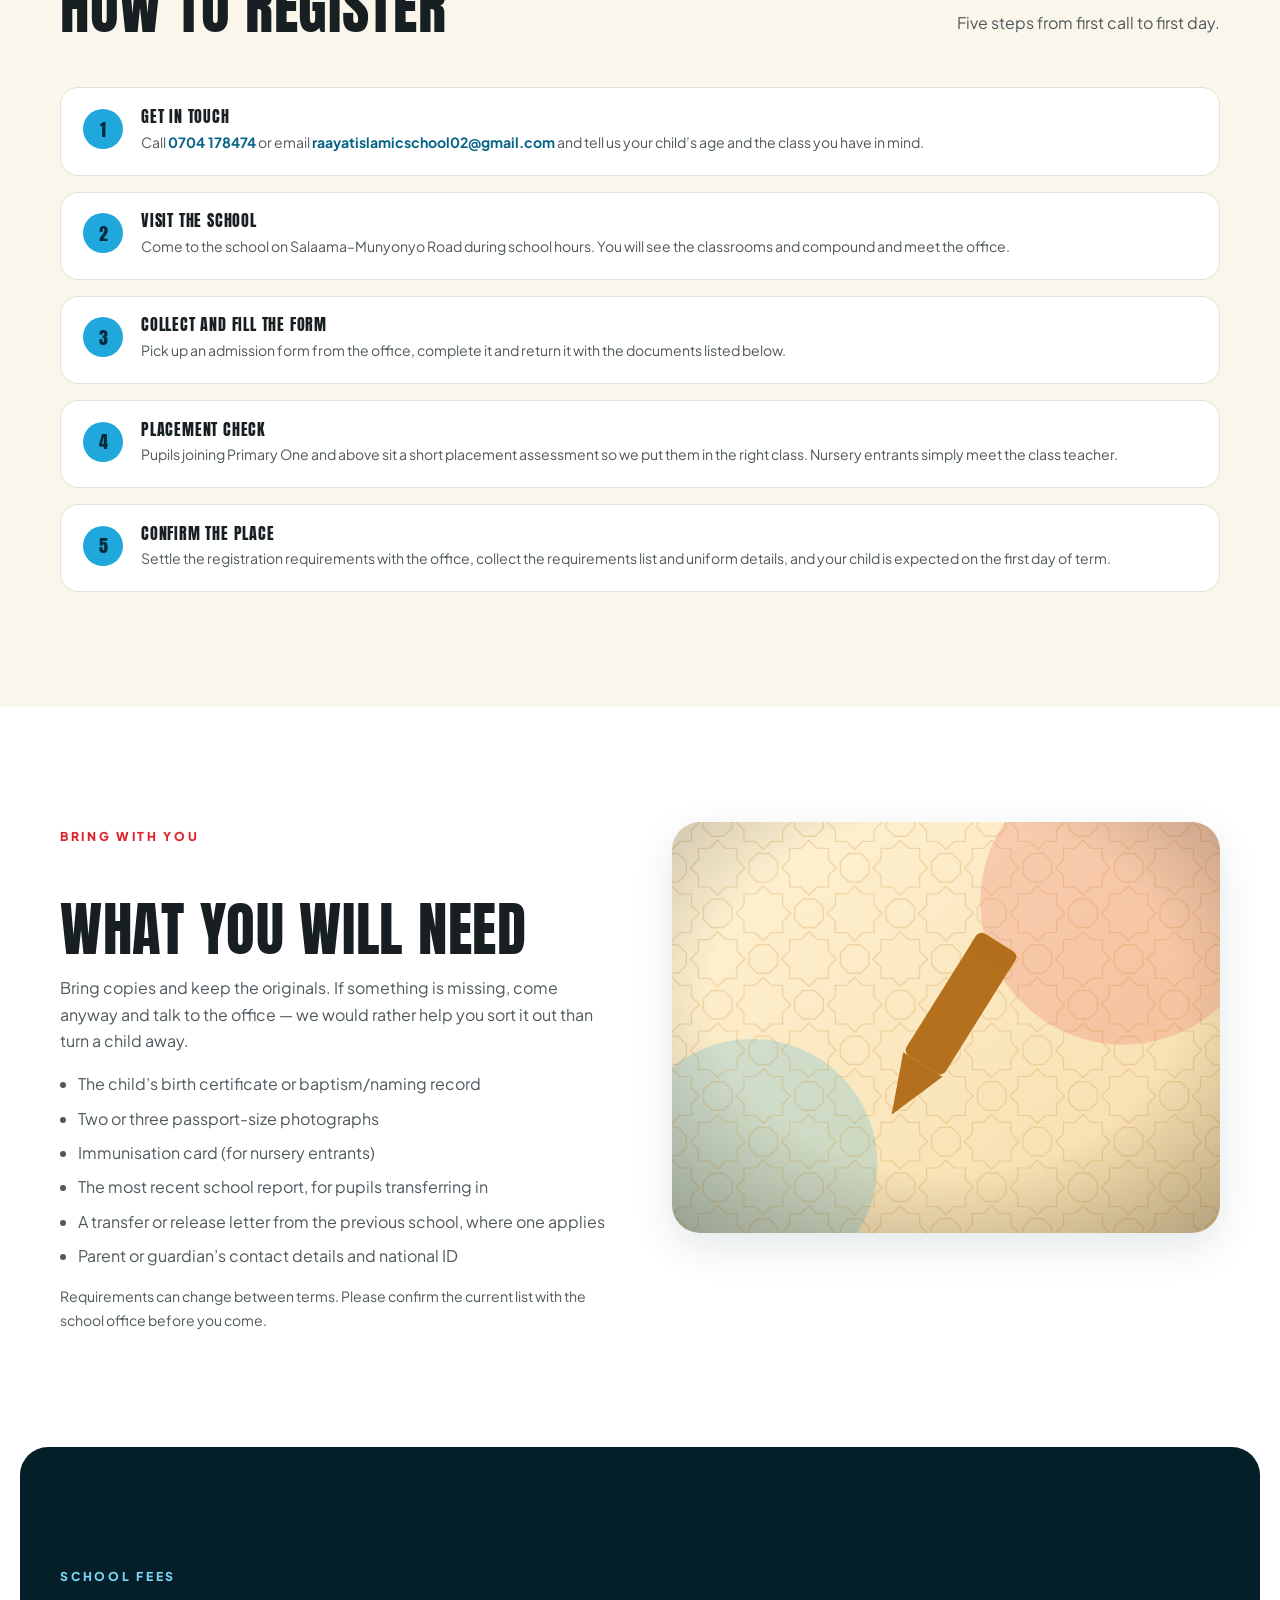
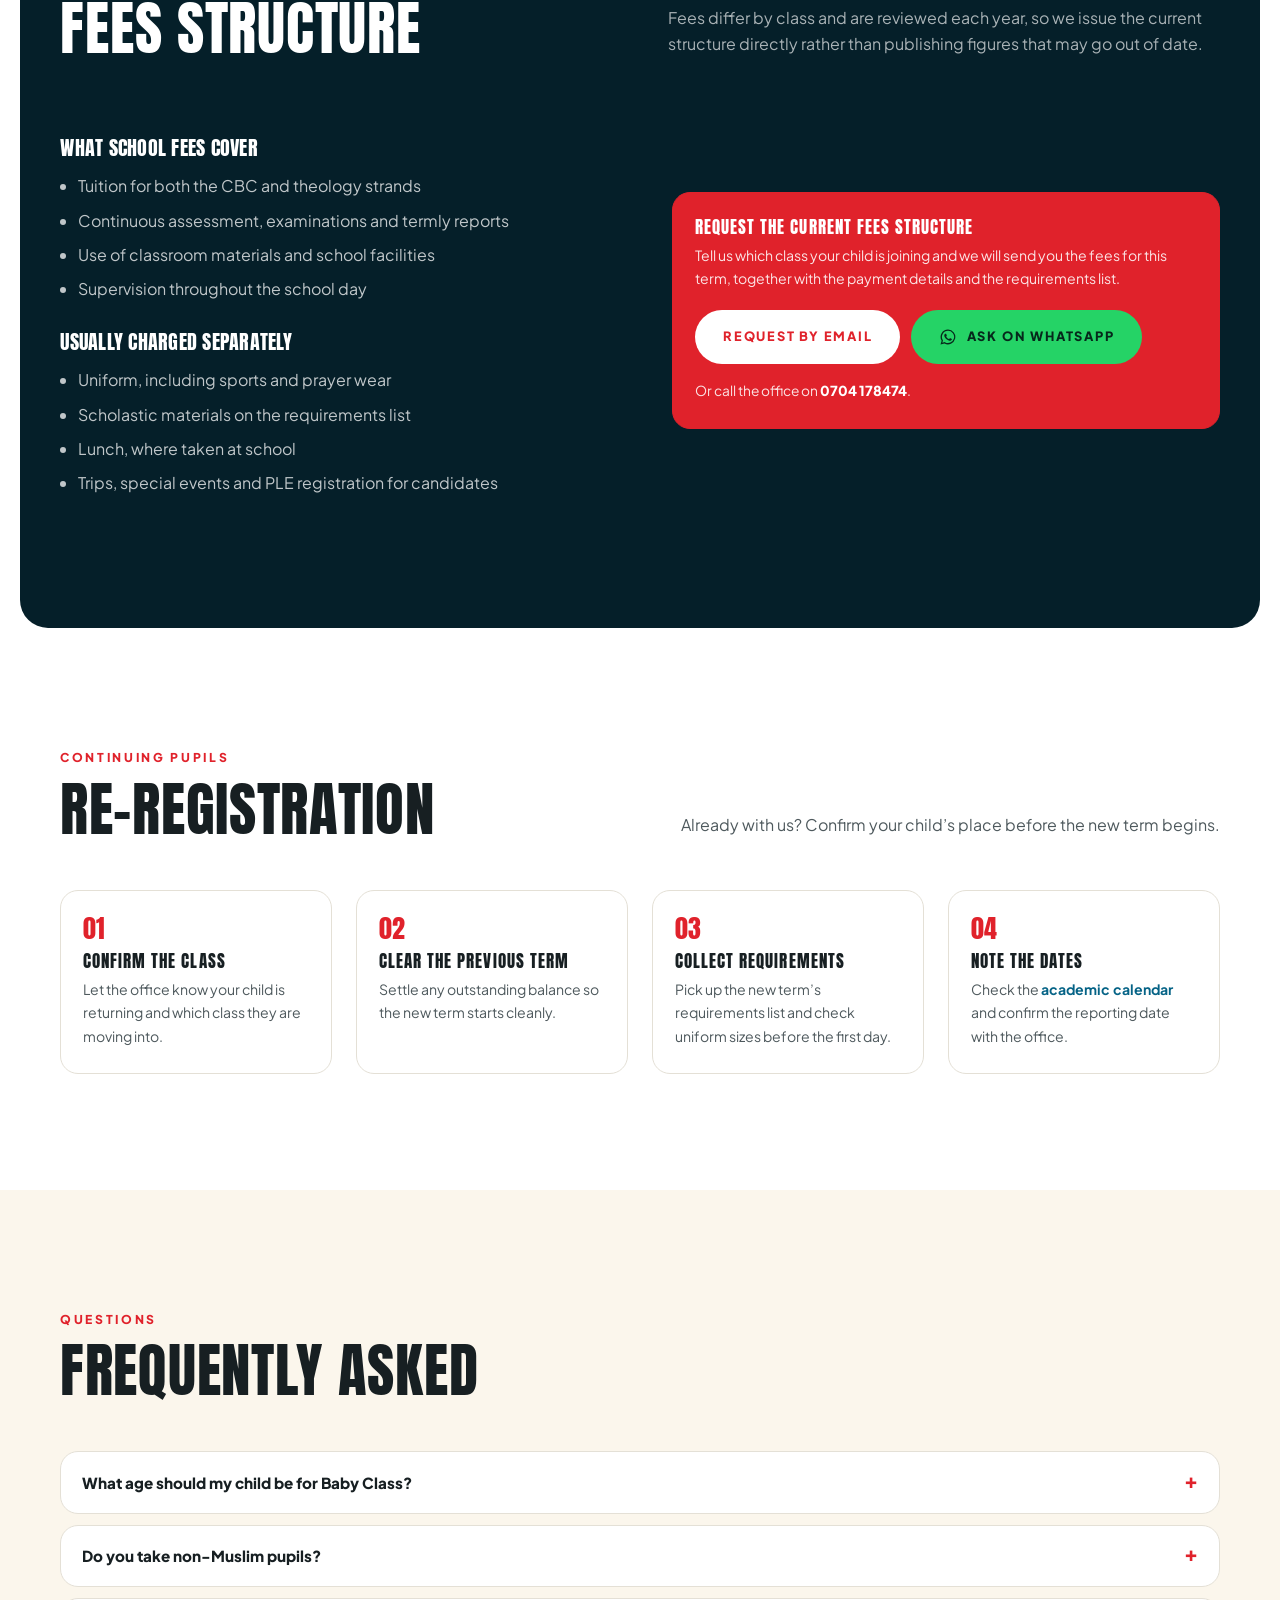
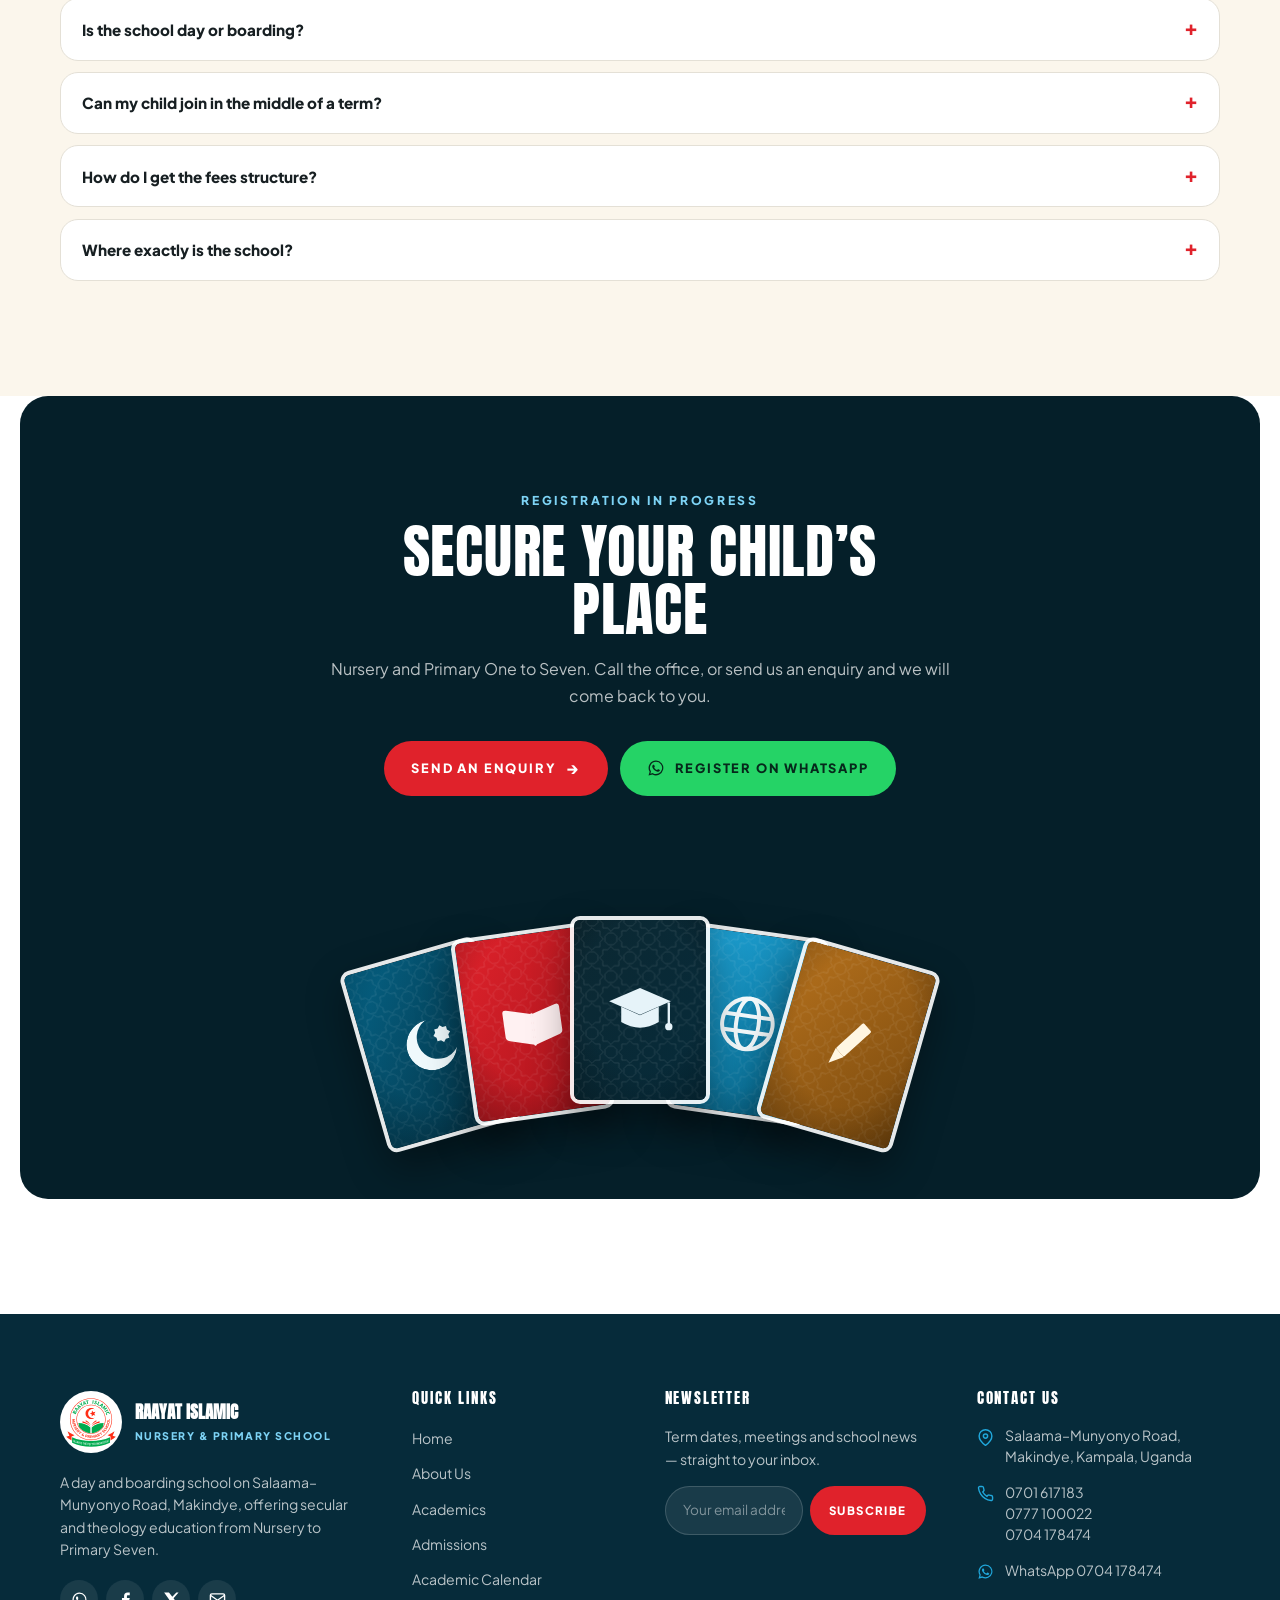
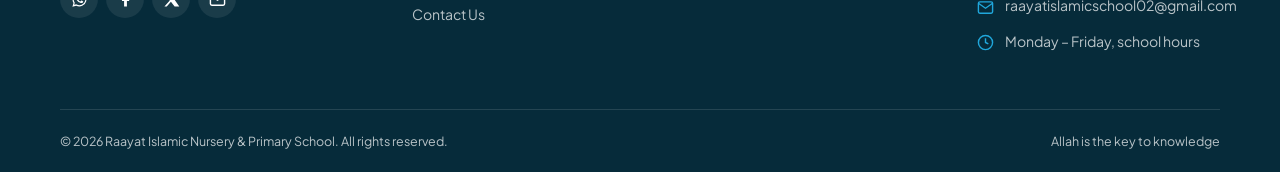
<file: admissions.html>
<!doctype html>
<html lang="en">
<head>
<meta charset="utf-8">
<meta name="viewport" content="width=device-width, initial-scale=1">
<title>Admissions — Raayat Islamic Nursery &amp; Primary School</title>
<meta name="description" content="How to register your child at Raayat Islamic Nursery & Primary School, Makindye, Kampala. Nursery to Primary Seven — registration in progress.">
<link rel="icon" href="assets/img/logo.svg">
<link rel="preconnect" href="https://fonts.googleapis.com">
<link rel="preconnect" href="https://fonts.gstatic.com" crossorigin>
<link href="https://fonts.googleapis.com/css2?family=Anton&family=Plus+Jakarta+Sans:wght@400;500;700;800&display=swap" rel="stylesheet">
<link rel="stylesheet" href="assets/css/styles.css">
</head>
<body>

<nav class="nav" id="nav" aria-label="Main">
  <div class="nav__inner">
    <a class="brand" href="index.html">
      <img src="assets/img/logo.svg" alt="Raayat Islamic Nursery &amp; Primary School crest">
      <span class="brand__text">
        <span class="brand__name">Raayat Islamic</span>
        <span class="brand__sub">Nursery &amp; Primary</span>
      </span>
    </a>
    <ul class="nav__links">
      <li><a href="index.html">Home</a></li>
      <li><a href="about.html">About Us</a></li>
      <li><a href="academics.html">Academics</a></li>
      <li><a href="admissions.html" class="is-active">Admissions</a></li>
      <li><a href="index.html#calendar">Calendar</a></li>
      <li><a href="contact.html">Contact</a></li>
    </ul>
    <a class="btn btn--red btn--sm" href="contact.html">Enquire</a>
    <button class="nav__toggle" id="navToggle" aria-expanded="false" aria-label="Toggle menu"><span></span></button>
  </div>
</nav>

<header class="shell" style="margin-top:14px">
  <div class="pagehead">
    <img src="assets/img/hero.svg" alt="">
    <div class="pagehead__body">
      <span class="eyebrow eyebrow--light">Registration in Progress</span>
      <h1 style="font-size:clamp(2.2rem,5.4vw,4.2rem)">Admissions</h1>
      <p class="crumbs"><a href="index.html">Home</a> &nbsp;/&nbsp; Admissions</p>
    </div>
  </div>
</header>

<main>

<section class="section wrap">
  <div class="split">
    <div class="prose reveal">
      <span class="eyebrow">Join Us</span>
      <h2>Places for Nursery to Primary Seven</h2>
      <p>We accept new pupils into Baby, Middle and Top Class, and into Primary One through Primary
         Seven where places are available, as <strong>day pupils or boarders</strong>. Children
         joining mid-stream are placed after a short assessment so they land in the class that
         fits them.</p>
      <p>Registration runs ahead of each term. The earlier you come in, the more likely your preferred
         class still has room.</p>
      <div class="form__actions" style="margin-top:1.4rem">
        <a class="btn btn--red" href="contact.html">Start an Enquiry <span class="arrow">&rarr;</span></a>
        <a class="btn btn--wa" target="_blank" rel="noopener"
           href="https://wa.me/256704178474?text=Hello%20Raayat%20Islamic%20Nursery%20%26%20Primary%20School%2C%20I%20would%20like%20to%20register%20my%20child.%20Please%20send%20me%20the%20requirements%20and%20fees.">
          <svg viewBox="0 0 24 24" fill="currentColor" aria-hidden="true"><path d="M12.04 2.02a9.9 9.9 0 0 0-8.5 14.93L2 22.1l5.3-1.39a9.9 9.9 0 1 0 4.74-18.69Zm0 1.8a8.1 8.1 0 1 1-4.1 15.08l-.3-.18-3.14.83.84-3.06-.2-.31A8.1 8.1 0 0 1 12.04 3.82Zm4.63 10.5c-.25-.13-1.48-.73-1.71-.81-.23-.09-.4-.13-.56.12-.17.25-.65.8-.8.97-.14.16-.29.18-.54.06-.25-.13-1.06-.39-2.02-1.25-.75-.66-1.25-1.48-1.4-1.73-.14-.25-.01-.38.11-.5.11-.12.25-.3.37-.44.13-.15.17-.25.25-.42.08-.17.04-.31-.02-.44-.06-.12-.56-1.35-.77-1.85-.2-.48-.4-.42-.56-.42h-.47c-.17 0-.44.06-.67.31-.23.25-.87.86-.87 2.09 0 1.23.9 2.42 1.02 2.59.13.16 1.76 2.69 4.27 3.77.6.26 1.06.41 1.42.53.6.19 1.14.16 1.57.1.48-.07 1.48-.6 1.69-1.19.21-.58.21-1.08.14-1.18-.06-.11-.23-.17-.48-.29Z"/></svg>
          WhatsApp Us
        </a>
        <a class="btn btn--outline" href="tel:+256704178474">Call 0704 178474</a>
      </div>
    </div>
    <div class="split--media reveal"><img src="assets/img/welcome.svg" alt=""></div>
  </div>
</section>

<!-- HOW TO APPLY -->
<section class="section quick">
  <div class="wrap">
    <div class="section-head reveal">
      <div>
        <span class="eyebrow">Step by Step</span>
        <h2>How to Register</h2>
      </div>
      <p>Five steps from first call to first day.</p>
    </div>

    <div class="steps">
      <div class="step reveal">
        <div><h3>Get in touch</h3>
        <p>Call <a href="tel:+256704178474" style="color:var(--brand-deep);font-weight:700">0704 178474</a>
           or email <a href="mailto:raayatislamicschool02@gmail.com" style="color:var(--brand-deep);font-weight:700">raayatislamicschool02@gmail.com</a>
           and tell us your child&rsquo;s age and the class you have in mind.</p></div>
      </div>
      <div class="step reveal">
        <div><h3>Visit the school</h3>
        <p>Come to the school on Salaama&ndash;Munyonyo Road during school hours. You will see the
           classrooms and compound and meet the office.</p></div>
      </div>
      <div class="step reveal">
        <div><h3>Collect and fill the form</h3>
        <p>Pick up an admission form from the office, complete it and return it with the documents
           listed below.</p></div>
      </div>
      <div class="step reveal">
        <div><h3>Placement check</h3>
        <p>Pupils joining Primary One and above sit a short placement assessment so we put them in the
           right class. Nursery entrants simply meet the class teacher.</p></div>
      </div>
      <div class="step reveal">
        <div><h3>Confirm the place</h3>
        <p>Settle the registration requirements with the office, collect the requirements list and
           uniform details, and your child is expected on the first day of term.</p></div>
      </div>
    </div>
  </div>
</section>

<!-- REQUIREMENTS -->
<section class="section wrap">
  <div class="split">
    <div class="prose reveal">
      <span class="eyebrow">Bring With You</span>
      <h2>What You Will Need</h2>
      <p>Bring copies and keep the originals. If something is missing, come anyway and talk to the
         office &mdash; we would rather help you sort it out than turn a child away.</p>
      <ul>
        <li>The child&rsquo;s birth certificate or baptism/naming record</li>
        <li>Two or three passport-size photographs</li>
        <li>Immunisation card (for nursery entrants)</li>
        <li>The most recent school report, for pupils transferring in</li>
        <li>A transfer or release letter from the previous school, where one applies</li>
        <li>Parent or guardian&rsquo;s contact details and national ID</li>
      </ul>
      <p style="font-size:.88rem;color:var(--ink-soft)">
        Requirements can change between terms. Please confirm the current list with the school office
        before you come.</p>
    </div>
    <div class="split--media reveal"><img src="assets/img/prog-nursery.svg" alt=""></div>
  </div>
</section>

<!-- FEES -->
<section class="section dark" id="fees">
  <div class="wrap">
    <div class="section-head reveal">
      <div>
        <span class="eyebrow eyebrow--light">School Fees</span>
        <h2>Fees Structure</h2>
      </div>
      <p>Fees differ by class and are reviewed each year, so we issue the current structure directly
         rather than publishing figures that may go out of date.</p>
    </div>

    <div class="split" style="align-items:center">
      <div class="prose reveal">
        <h3 style="color:#fff">What school fees cover</h3>
        <ul style="color:rgba(255,255,255,.75)">
          <li>Tuition for both the CBC and theology strands</li>
          <li>Continuous assessment, examinations and termly reports</li>
          <li>Use of classroom materials and school facilities</li>
          <li>Supervision throughout the school day</li>
        </ul>
        <h3 style="color:#fff">Usually charged separately</h3>
        <ul style="color:rgba(255,255,255,.75)">
          <li>Uniform, including sports and prayer wear</li>
          <li>Scholastic materials on the requirements list</li>
          <li>Lunch, where taken at school</li>
          <li>Trips, special events and PLE registration for candidates</li>
        </ul>
      </div>

      <div class="reveal">
        <article class="card" style="background:var(--red);border-color:var(--red)">
          <h3 style="color:#fff">Request the Current Fees Structure</h3>
          <p style="color:rgba(255,255,255,.88)">Tell us which class your child is joining and we will
             send you the fees for this term, together with the payment details and the requirements
             list.</p>
          <div class="form__actions" style="margin-top:1.2rem">
            <a class="btn" href="contact.html" style="background:#fff;color:var(--red)">Request by Email</a>
            <a class="btn btn--wa" target="_blank" rel="noopener"
               href="https://wa.me/256704178474?text=Hello%2C%20please%20could%20you%20send%20me%20the%20current%20fees%20structure%20for%20Raayat%20Islamic%20Nursery%20%26%20Primary%20School%3F">
              <svg viewBox="0 0 24 24" fill="currentColor" aria-hidden="true"><path d="M12.04 2.02a9.9 9.9 0 0 0-8.5 14.93L2 22.1l5.3-1.39a9.9 9.9 0 1 0 4.74-18.69Zm0 1.8a8.1 8.1 0 1 1-4.1 15.08l-.3-.18-3.14.83.84-3.06-.2-.31A8.1 8.1 0 0 1 12.04 3.82Zm4.63 10.5c-.25-.13-1.48-.73-1.71-.81-.23-.09-.4-.13-.56.12-.17.25-.65.8-.8.97-.14.16-.29.18-.54.06-.25-.13-1.06-.39-2.02-1.25-.75-.66-1.25-1.48-1.4-1.73-.14-.25-.01-.38.11-.5.11-.12.25-.3.37-.44.13-.15.17-.25.25-.42.08-.17.04-.31-.02-.44-.06-.12-.56-1.35-.77-1.85-.2-.48-.4-.42-.56-.42h-.47c-.17 0-.44.06-.67.31-.23.25-.87.86-.87 2.09 0 1.23.9 2.42 1.02 2.59.13.16 1.76 2.69 4.27 3.77.6.26 1.06.41 1.42.53.6.19 1.14.16 1.57.1.48-.07 1.48-.6 1.69-1.19.21-.58.21-1.08.14-1.18-.06-.11-.23-.17-.48-.29Z"/></svg>
              Ask on WhatsApp
            </a>
          </div>
          <p style="color:rgba(255,255,255,.88);margin-top:1rem;font-size:.86rem">
            Or call the office on
            <a href="tel:+256704178474" style="color:#fff;font-weight:800">0704 178474</a>.</p>
        </article>
      </div>
    </div>
  </div>
</section>

<!-- RETURNING PUPILS -->
<section class="section wrap" id="returning">
  <div class="section-head reveal">
    <div>
      <span class="eyebrow">Continuing Pupils</span>
      <h2>Re-Registration</h2>
    </div>
    <p>Already with us? Confirm your child&rsquo;s place before the new term begins.</p>
  </div>

  <div class="cards">
    <article class="card reveal">
      <span class="card__num">01</span><h3>Confirm the Class</h3>
      <p>Let the office know your child is returning and which class they are moving into.</p>
    </article>
    <article class="card reveal">
      <span class="card__num">02</span><h3>Clear the Previous Term</h3>
      <p>Settle any outstanding balance so the new term starts cleanly.</p>
    </article>
    <article class="card reveal">
      <span class="card__num">03</span><h3>Collect Requirements</h3>
      <p>Pick up the new term&rsquo;s requirements list and check uniform sizes before the first day.</p>
    </article>
    <article class="card reveal">
      <span class="card__num">04</span><h3>Note the Dates</h3>
      <p>Check the <a href="index.html#calendar" style="color:var(--brand-deep);font-weight:700">academic calendar</a>
         and confirm the reporting date with the office.</p>
    </article>
  </div>
</section>

<!-- FAQ -->
<section class="section quick">
  <div class="wrap">
    <div class="section-head reveal">
      <div>
        <span class="eyebrow">Questions</span>
        <h2>Frequently Asked</h2>
      </div>
    </div>

    <div class="faq reveal">
      <details>
        <summary>What age should my child be for Baby Class?</summary>
        <p>Nursery entry depends on the child&rsquo;s readiness as much as age. Talk to the office
           about your child specifically &mdash; the class teacher will meet them before placement.</p>
      </details>
      <details>
        <summary>Do you take non-Muslim pupils?</summary>
        <p>Raayat is an Islamic school and the theology strand is part of the timetable for all
           pupils. Families who are comfortable with that are welcome to discuss admission with
           the office.</p>
      </details>
      <details>
        <summary>Is the school day or boarding?</summary>
        <p>Both. Day pupils report in the morning and go home at the end of the school day,
           and we also take boarders. Talk to the office about boarding places, what a boarder
           needs to bring and the fees that apply.</p>
      </details>
      <details>
        <summary>Can my child join in the middle of a term?</summary>
        <p>Yes, where a place is available. A short placement assessment makes sure your child joins
           the class that suits them.</p>
      </details>
      <details>
        <summary>How do I get the fees structure?</summary>
        <p>Call the office on 0704 178474 or send an enquiry from the
           <a href="contact.html" style="color:var(--brand-deep);font-weight:700">contact page</a>,
           naming the class your child will join.</p>
      </details>
      <details>
        <summary>Where exactly is the school?</summary>
        <p>On Salaama&ndash;Munyonyo Road in Makindye, Kampala. Call the office and they will give you
           the nearest landmark and directions from your side of town.</p>
      </details>
    </div>
  </div>
</section>

<section class="cta">
  <div class="wrap">
    <span class="eyebrow eyebrow--light">Registration in Progress</span>
    <h2>Secure Your Child&rsquo;s Place</h2>
    <p>Nursery and Primary One to Seven. Call the office, or send us an enquiry and we will come
       back to you.</p>
    <div class="cta__actions">
      <a class="btn btn--red" href="contact.html">Send an Enquiry <span class="arrow">&rarr;</span></a>
      <a class="btn btn--wa" target="_blank" rel="noopener"
         href="https://wa.me/256704178474?text=Hello%20Raayat%20Islamic%20Nursery%20%26%20Primary%20School%2C%20I%20would%20like%20to%20register%20my%20child.%20Please%20send%20me%20the%20requirements%20and%20fees.">
        <svg viewBox="0 0 24 24" fill="currentColor" aria-hidden="true"><path d="M12.04 2.02a9.9 9.9 0 0 0-8.5 14.93L2 22.1l5.3-1.39a9.9 9.9 0 1 0 4.74-18.69Zm0 1.8a8.1 8.1 0 1 1-4.1 15.08l-.3-.18-3.14.83.84-3.06-.2-.31A8.1 8.1 0 0 1 12.04 3.82Zm4.63 10.5c-.25-.13-1.48-.73-1.71-.81-.23-.09-.4-.13-.56.12-.17.25-.65.8-.8.97-.14.16-.29.18-.54.06-.25-.13-1.06-.39-2.02-1.25-.75-.66-1.25-1.48-1.4-1.73-.14-.25-.01-.38.11-.5.11-.12.25-.3.37-.44.13-.15.17-.25.25-.42.08-.17.04-.31-.02-.44-.06-.12-.56-1.35-.77-1.85-.2-.48-.4-.42-.56-.42h-.47c-.17 0-.44.06-.67.31-.23.25-.87.86-.87 2.09 0 1.23.9 2.42 1.02 2.59.13.16 1.76 2.69 4.27 3.77.6.26 1.06.41 1.42.53.6.19 1.14.16 1.57.1.48-.07 1.48-.6 1.69-1.19.21-.58.21-1.08.14-1.18-.06-.11-.23-.17-.48-.29Z"/></svg>
        Register on WhatsApp
      </a>
    </div>

    <div class="cta__fan" aria-hidden="true">
      <img src="assets/img/cta-1.svg" alt="">
      <img src="assets/img/cta-2.svg" alt="">
      <img src="assets/img/cta-3.svg" alt="">
      <img src="assets/img/cta-4.svg" alt="">
      <img src="assets/img/cta-5.svg" alt="">
    </div>
  </div>
</section>

</main>

<footer class="footer">
  <div class="wrap">
    <div class="footer__grid">
      <div>
        <div class="footer__brand">
          <span class="badge"><img src="assets/img/logo.svg" alt=""></span>
          <span><b>Raayat Islamic</b><small>Nursery &amp; Primary School</small></span>
        </div>
        <p>A day and boarding school on Salaama&ndash;Munyonyo Road, Makindye, offering secular
           and theology education from Nursery to Primary Seven.</p>
        <div class="socials" style="margin-top:1.2rem">
          <a href="https://wa.me/256704178474?text=Hello%20Raayat%20Islamic%20Nursery%20%26%20Primary%20School%2C%20I%20would%20like%20to%20make%20an%20enquiry." target="_blank" rel="noopener" aria-label="WhatsApp">
            <svg viewBox="0 0 24 24" fill="currentColor"><path d="M12.04 2.02a9.9 9.9 0 0 0-8.5 14.93L2 22.1l5.3-1.39a9.9 9.9 0 1 0 4.74-18.69Zm0 1.8a8.1 8.1 0 1 1-4.1 15.08l-.3-.18-3.14.83.84-3.06-.2-.31A8.1 8.1 0 0 1 12.04 3.82Zm4.63 10.5c-.25-.13-1.48-.73-1.71-.81-.23-.09-.4-.13-.56.12-.17.25-.65.8-.8.97-.14.16-.29.18-.54.06-.25-.13-1.06-.39-2.02-1.25-.75-.66-1.25-1.48-1.4-1.73-.14-.25-.01-.38.11-.5.11-.12.25-.3.37-.44.13-.15.17-.25.25-.42.08-.17.04-.31-.02-.44-.06-.12-.56-1.35-.77-1.85-.2-.48-.4-.42-.56-.42h-.47c-.17 0-.44.06-.67.31-.23.25-.87.86-.87 2.09 0 1.23.9 2.42 1.02 2.59.13.16 1.76 2.69 4.27 3.77.6.26 1.06.41 1.42.53.6.19 1.14.16 1.57.1.48-.07 1.48-.6 1.69-1.19.21-.58.21-1.08.14-1.18-.06-.11-.23-.17-.48-.29Z"/></svg></a>
          <a href="https://www.facebook.com/profile.php?id=100077010487775" target="_blank" rel="noopener" aria-label="Facebook">
            <svg viewBox="0 0 24 24" fill="currentColor"><path d="M18 2h-3a5 5 0 0 0-5 5v3H7v4h3v8h4v-8h3l1-4h-4V7a1 1 0 0 1 1-1h3z"/></svg></a>
          <a href="https://twitter.com/rayatislamicsch" target="_blank" rel="noopener" aria-label="Twitter / X">
            <svg viewBox="0 0 24 24" fill="currentColor"><path d="M18.9 2H22l-7.1 8.1L23 22h-6.6l-5.2-6.8L5.3 22H2l7.6-8.7L1.6 2h6.8l4.7 6.2z"/></svg></a>
          <a href="mailto:raayatislamicschool02@gmail.com" aria-label="Email">
            <svg viewBox="0 0 24 24" fill="none" stroke="currentColor" stroke-width="2"><rect x="2" y="4" width="20" height="16" rx="2"/><path d="m22 6-10 7L2 6"/></svg></a>
        </div>
      </div>
      <div>
        <h4>Quick Links</h4>
        <ul class="footer__list">
          <li><a href="index.html">Home</a></li>
          <li><a href="about.html">About Us</a></li>
          <li><a href="academics.html">Academics</a></li>
          <li><a href="admissions.html">Admissions</a></li>
          <li><a href="index.html#calendar">Academic Calendar</a></li>
          <li><a href="contact.html">Contact Us</a></li>
        </ul>
      </div>
      <div>
        <h4>Newsletter</h4>
        <p style="margin-bottom:1rem">Term dates, meetings and school news &mdash; straight to your inbox.</p>
        <form class="news" id="newsForm" novalidate>
          <label class="sr-only" for="newsEmail">Email address</label>
          <input id="newsEmail" type="email" name="email" placeholder="Your email address" required>
          <button type="submit">Subscribe</button>
        </form>
        <p class="news__msg" id="newsMsg" role="status"></p>
      </div>
      <div>
        <h4>Contact Us</h4>
        <ul class="footer__contact">
          <li>
            <svg viewBox="0 0 24 24" fill="none" stroke="currentColor" stroke-width="2"><path d="M21 10c0 7-9 13-9 13s-9-6-9-13a9 9 0 0 1 18 0z"/><circle cx="12" cy="10" r="3"/></svg>
            <span>Salaama&ndash;Munyonyo Road,<br>Makindye, Kampala, Uganda</span>
          </li>
          <li>
            <svg viewBox="0 0 24 24" fill="none" stroke="currentColor" stroke-width="2"><path d="M22 16.92v3a2 2 0 0 1-2.18 2 19.8 19.8 0 0 1-8.63-3.07 19.5 19.5 0 0 1-6-6A19.8 19.8 0 0 1 2.12 4.2 2 2 0 0 1 4.11 2h3a2 2 0 0 1 2 1.72c.13.96.36 1.9.7 2.81a2 2 0 0 1-.45 2.11L8.09 9.91a16 16 0 0 0 6 6l1.27-1.27a2 2 0 0 1 2.11-.45c.91.34 1.85.57 2.81.7A2 2 0 0 1 22 16.92z"/></svg>
            <span>
              <a href="tel:+256701617183">0701 617183</a><br>
              <a href="tel:+256777100022">0777 100022</a><br>
              <a href="tel:+256704178474">0704 178474</a>
            </span>
          </li>
          <li>
            <svg viewBox="0 0 24 24" fill="currentColor"><path d="M12.04 2.02a9.9 9.9 0 0 0-8.5 14.93L2 22.1l5.3-1.39a9.9 9.9 0 1 0 4.74-18.69Zm0 1.8a8.1 8.1 0 1 1-4.1 15.08l-.3-.18-3.14.83.84-3.06-.2-.31A8.1 8.1 0 0 1 12.04 3.82Zm4.63 10.5c-.25-.13-1.48-.73-1.71-.81-.23-.09-.4-.13-.56.12-.17.25-.65.8-.8.97-.14.16-.29.18-.54.06-.25-.13-1.06-.39-2.02-1.25-.75-.66-1.25-1.48-1.4-1.73-.14-.25-.01-.38.11-.5.11-.12.25-.3.37-.44.13-.15.17-.25.25-.42.08-.17.04-.31-.02-.44-.06-.12-.56-1.35-.77-1.85-.2-.48-.4-.42-.56-.42h-.47c-.17 0-.44.06-.67.31-.23.25-.87.86-.87 2.09 0 1.23.9 2.42 1.02 2.59.13.16 1.76 2.69 4.27 3.77.6.26 1.06.41 1.42.53.6.19 1.14.16 1.57.1.48-.07 1.48-.6 1.69-1.19.21-.58.21-1.08.14-1.18-.06-.11-.23-.17-.48-.29Z"/></svg>
            <a href="https://wa.me/256704178474?text=Hello%20Raayat%20Islamic%20Nursery%20%26%20Primary%20School%2C%20I%20would%20like%20to%20make%20an%20enquiry." target="_blank" rel="noopener">WhatsApp 0704 178474</a>
          </li>
          <li>
            <svg viewBox="0 0 24 24" fill="none" stroke="currentColor" stroke-width="2"><rect x="2" y="4" width="20" height="16" rx="2"/><path d="m22 6-10 7L2 6"/></svg>
            <a href="mailto:raayatislamicschool02@gmail.com">raayatislamicschool02@gmail.com</a>
          </li>
          <li>
            <svg viewBox="0 0 24 24" fill="none" stroke="currentColor" stroke-width="2"><circle cx="12" cy="12" r="10"/><path d="M12 6v6l4 2"/></svg>
            <span>Monday &ndash; Friday, school hours</span>
          </li>
        </ul>
      </div>
    </div>
    <div class="footer__bar">
      <span>&copy; <span id="year">2026</span> Raayat Islamic Nursery &amp; Primary School. All rights reserved.</span>
      <span>Allah is the key to knowledge</span>
    </div>
  </div>
</footer>

<script src="assets/js/main.js"></script>
</body>
</html>
</file>
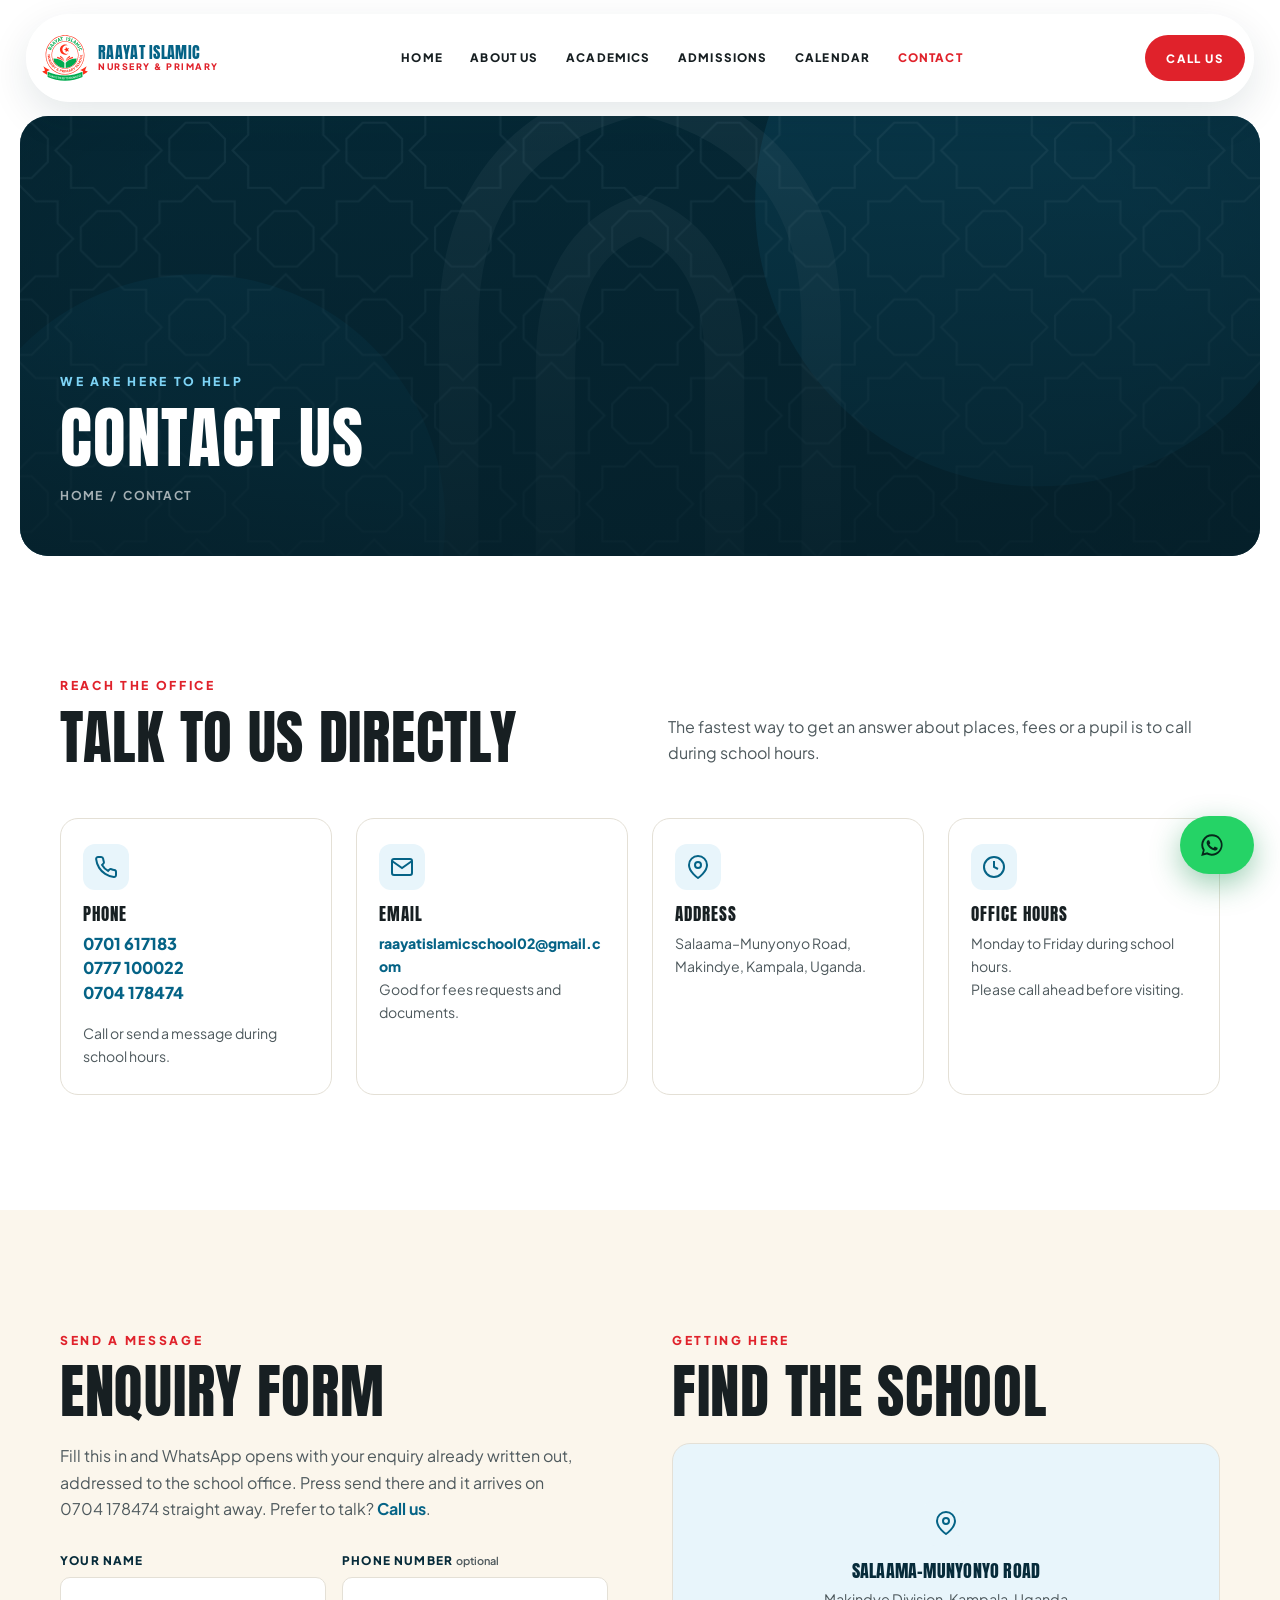
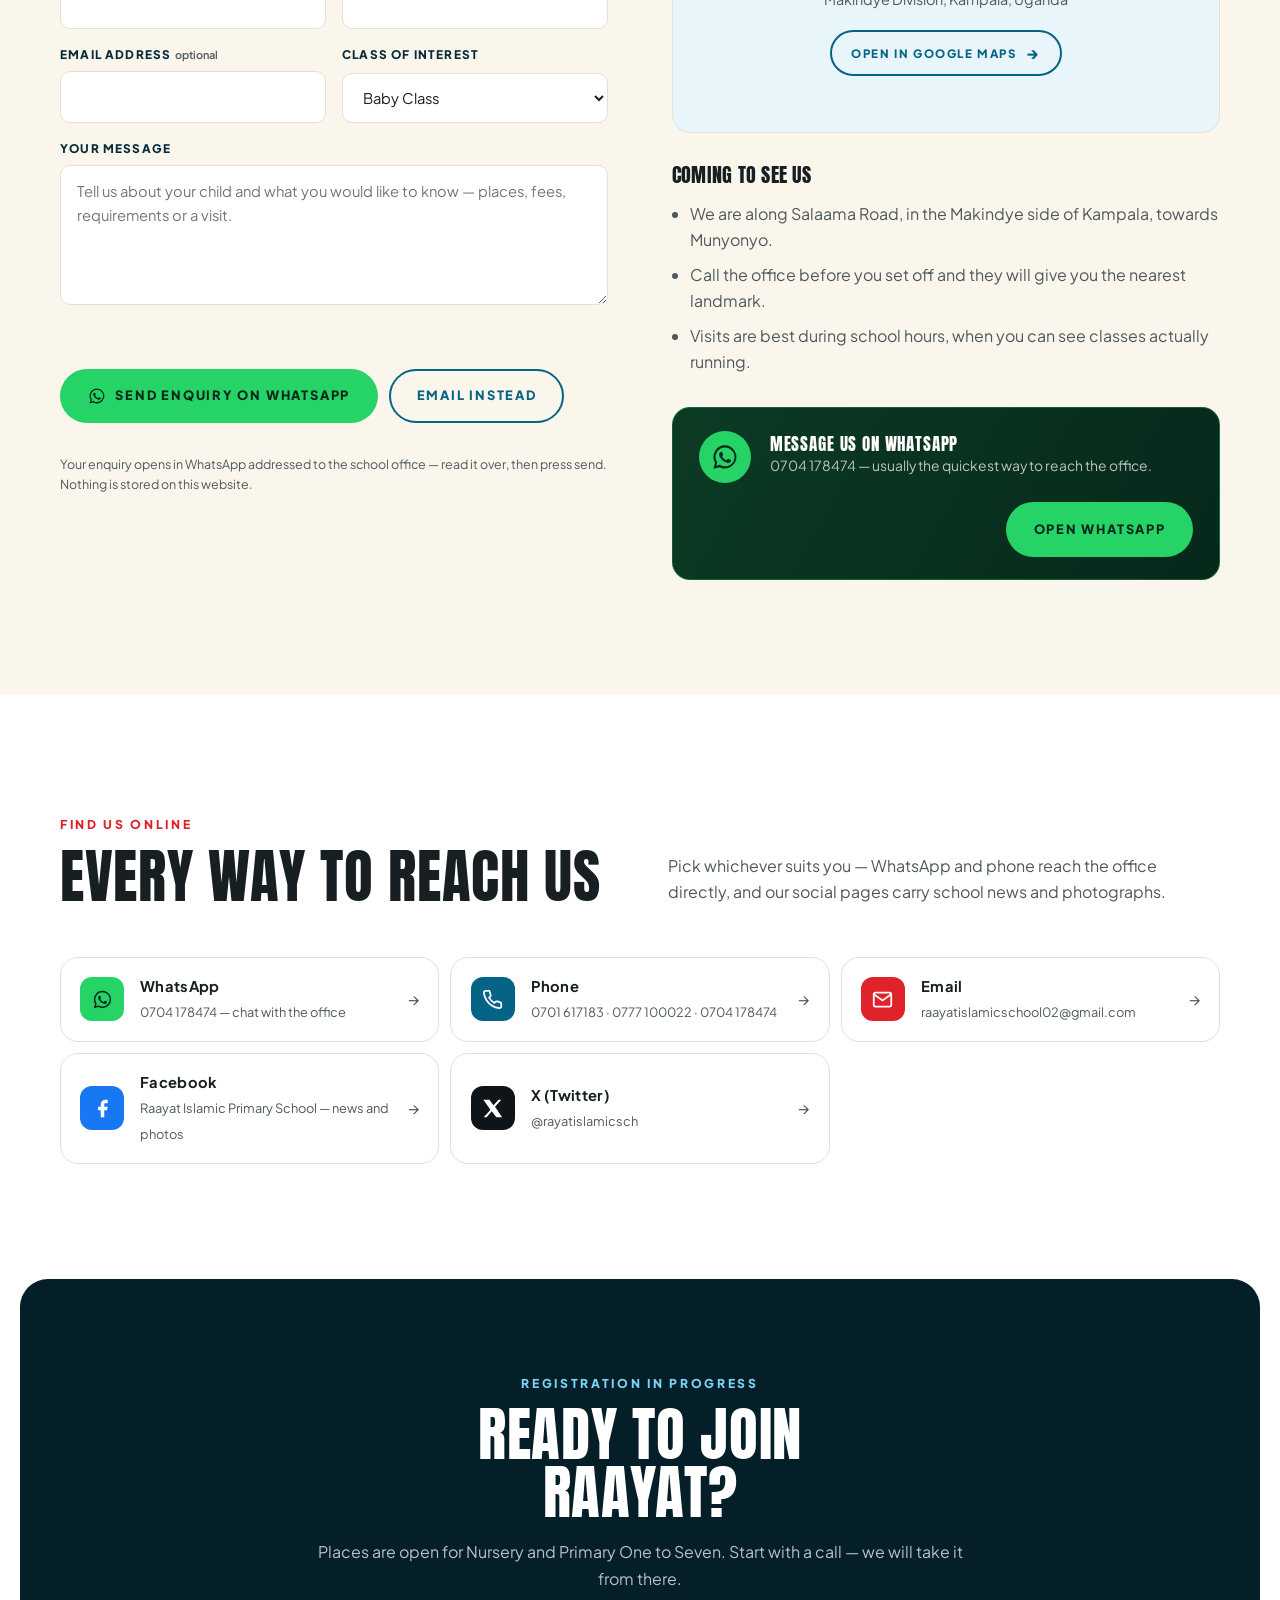
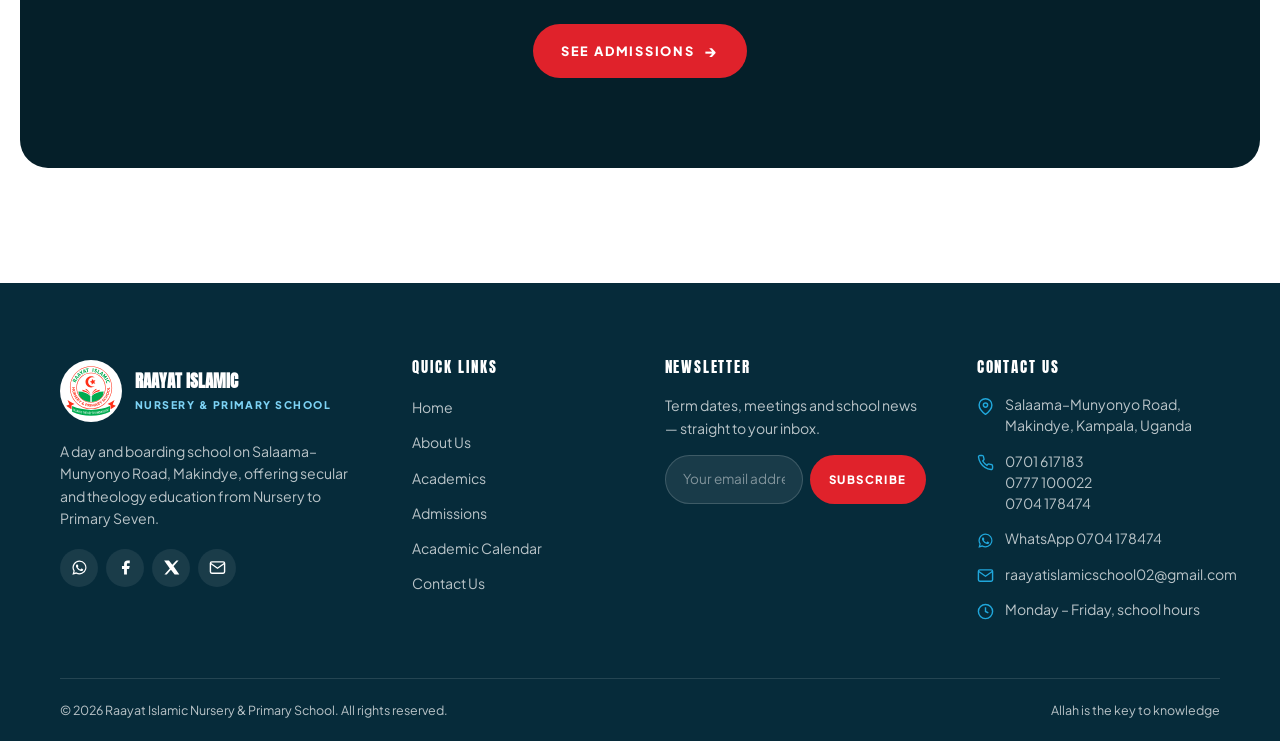
<file: contact.html>
<!doctype html>
<html lang="en">
<head>
<meta charset="utf-8">
<meta name="viewport" content="width=device-width, initial-scale=1">
<title>Contact Us — Raayat Islamic Nursery &amp; Primary School</title>
<meta name="description" content="Contact Raayat Islamic Nursery & Primary School — Salaama–Munyonyo Road, Makindye, Kampala. Phone 0704 178474, raayatislamicschool02@gmail.com.">
<link rel="icon" href="assets/img/logo.svg">
<link rel="preconnect" href="https://fonts.googleapis.com">
<link rel="preconnect" href="https://fonts.gstatic.com" crossorigin>
<link href="https://fonts.googleapis.com/css2?family=Anton&family=Plus+Jakarta+Sans:wght@400;500;700;800&display=swap" rel="stylesheet">
<link rel="stylesheet" href="assets/css/styles.css">
</head>
<body>

<nav class="nav" id="nav" aria-label="Main">
  <div class="nav__inner">
    <a class="brand" href="index.html">
      <img src="assets/img/logo.svg" alt="Raayat Islamic Nursery &amp; Primary School crest">
      <span class="brand__text">
        <span class="brand__name">Raayat Islamic</span>
        <span class="brand__sub">Nursery &amp; Primary</span>
      </span>
    </a>
    <ul class="nav__links">
      <li><a href="index.html">Home</a></li>
      <li><a href="about.html">About Us</a></li>
      <li><a href="academics.html">Academics</a></li>
      <li><a href="admissions.html">Admissions</a></li>
      <li><a href="index.html#calendar">Calendar</a></li>
      <li><a href="contact.html" class="is-active">Contact</a></li>
    </ul>
    <a class="btn btn--red btn--sm" href="tel:+256704178474">Call Us</a>
    <button class="nav__toggle" id="navToggle" aria-expanded="false" aria-label="Toggle menu"><span></span></button>
  </div>
</nav>

<header class="shell" style="margin-top:14px">
  <div class="pagehead">
    <img src="assets/img/community.svg" alt="">
    <div class="pagehead__body">
      <span class="eyebrow eyebrow--light">We Are Here to Help</span>
      <h1 style="font-size:clamp(2.2rem,5.4vw,4.2rem)">Contact Us</h1>
      <p class="crumbs"><a href="index.html">Home</a> &nbsp;/&nbsp; Contact</p>
    </div>
  </div>
</header>

<main>

<!-- CONTACT CARDS -->
<section class="section wrap">
  <div class="section-head reveal">
    <div>
      <span class="eyebrow">Reach the Office</span>
      <h2>Talk to Us Directly</h2>
    </div>
    <p>The fastest way to get an answer about places, fees or a pupil is to call during school hours.</p>
  </div>

  <div class="cards">
    <article class="card reveal">
      <span class="quick__ico" aria-hidden="true"><svg viewBox="0 0 24 24" fill="none" stroke="currentColor" stroke-width="2"><path d="M22 16.92v3a2 2 0 0 1-2.18 2 19.8 19.8 0 0 1-8.63-3.07 19.5 19.5 0 0 1-6-6A19.8 19.8 0 0 1 2.12 4.2 2 2 0 0 1 4.11 2h3a2 2 0 0 1 2 1.72c.13.96.36 1.9.7 2.81a2 2 0 0 1-.45 2.11L8.09 9.91a16 16 0 0 0 6 6l1.27-1.27a2 2 0 0 1 2.11-.45c.91.34 1.85.57 2.81.7A2 2 0 0 1 22 16.92z"/></svg></span>
      <h3>Phone</h3>
      <p style="font-weight:800;font-size:1.02rem;line-height:1.5;color:var(--brand-deep)">
        <a href="tel:+256701617183">0701 617183</a><br>
        <a href="tel:+256777100022">0777 100022</a><br>
        <a href="tel:+256704178474">0704 178474</a></p>
      <p style="margin-top:.5rem">Call or send a message during school hours.</p>
    </article>

    <article class="card reveal">
      <span class="quick__ico" aria-hidden="true"><svg viewBox="0 0 24 24" fill="none" stroke="currentColor" stroke-width="2"><rect x="2" y="4" width="20" height="16" rx="2"/><path d="m22 6-10 7L2 6"/></svg></span>
      <h3>Email</h3>
      <p><a href="mailto:raayatislamicschool02@gmail.com" style="color:var(--brand-deep);font-weight:800;word-break:break-word">raayatislamicschool02@gmail.com</a><br>
         Good for fees requests and documents.</p>
    </article>

    <article class="card reveal">
      <span class="quick__ico" aria-hidden="true"><svg viewBox="0 0 24 24" fill="none" stroke="currentColor" stroke-width="2"><path d="M21 10c0 7-9 13-9 13s-9-6-9-13a9 9 0 0 1 18 0z"/><circle cx="12" cy="10" r="3"/></svg></span>
      <h3>Address</h3>
      <p>Salaama&ndash;Munyonyo Road,<br>Makindye, Kampala, Uganda.</p>
    </article>

    <article class="card reveal">
      <span class="quick__ico" aria-hidden="true"><svg viewBox="0 0 24 24" fill="none" stroke="currentColor" stroke-width="2"><circle cx="12" cy="12" r="10"/><path d="M12 6v6l4 2"/></svg></span>
      <h3>Office Hours</h3>
      <p>Monday to Friday during school hours.<br>Please call ahead before visiting.</p>
    </article>
  </div>
</section>

<!-- FORM + MAP -->
<section class="section quick">
  <div class="wrap">
    <div class="split">
      <div class="reveal">
        <span class="eyebrow">Send a Message</span>
        <h2 style="margin-bottom:1.4rem">Enquiry Form</h2>
        <p class="lead" style="margin-bottom:1.8rem">Fill this in and WhatsApp opens with your enquiry
          already written out, addressed to the school office. Press send there and it arrives on
          0704&nbsp;178474 straight away. Prefer to talk?
          <a href="tel:+256704178474" style="color:var(--brand-deep);font-weight:700">Call us</a>.</p>

        <!-- Every enquiry is pushed to the school's WhatsApp: main.js folds
             these fields into one message and opens wa.me with it typed out.
             No relay, no inbox to watch — the office gets it on the phone. -->
        <form class="form" id="contactForm" novalidate>
          <input class="hp" type="text" name="_honey" tabindex="-1" autocomplete="off" aria-hidden="true">

          <div class="form__row">
            <div class="field">
              <label for="f-name">Your name</label>
              <input id="f-name" name="name" type="text" autocomplete="name" required>
            </div>
            <div class="field">
              <label for="f-phone">Phone number <span class="opt">optional</span></label>
              <input id="f-phone" name="phone" type="tel" autocomplete="tel">
            </div>
          </div>

          <div class="form__row">
            <div class="field">
              <label for="f-email">Email address <span class="opt">optional</span></label>
              <input id="f-email" name="email" type="email" autocomplete="email">
            </div>
            <div class="field">
              <label for="f-level">Class of interest</label>
              <select id="f-level" name="level">
                <option>Baby Class</option>
                <option>Middle Class</option>
                <option>Top Class</option>
                <option>Primary One</option>
                <option>Primary Two</option>
                <option>Primary Three</option>
                <option>Primary Four</option>
                <option>Primary Five</option>
                <option>Primary Six</option>
                <option>Primary Seven</option>
                <option>General enquiry</option>
              </select>
            </div>
          </div>

          <div class="field">
            <label for="f-message">Your message</label>
            <textarea id="f-message" name="message" placeholder="Tell us about your child and what you would like to know — places, fees, requirements or a visit." required></textarea>
          </div>

          <p class="form__msg" id="contactMsg" role="status" aria-live="polite"></p>

          <div class="form__actions">
            <button class="btn btn--wa" type="submit">
              <svg viewBox="0 0 24 24" fill="currentColor" aria-hidden="true"><path d="M12.04 2.02a9.9 9.9 0 0 0-8.5 14.93L2 22.1l5.3-1.39a9.9 9.9 0 1 0 4.74-18.69Zm0 1.8a8.1 8.1 0 1 1-4.1 15.08l-.3-.18-3.14.83.84-3.06-.2-.31A8.1 8.1 0 0 1 12.04 3.82Zm4.63 10.5c-.25-.13-1.48-.73-1.71-.81-.23-.09-.4-.13-.56.12-.17.25-.65.8-.8.97-.14.16-.29.18-.54.06-.25-.13-1.06-.39-2.02-1.25-.75-.66-1.25-1.48-1.4-1.73-.14-.25-.01-.38.11-.5.11-.12.25-.3.37-.44.13-.15.17-.25.25-.42.08-.17.04-.31-.02-.44-.06-.12-.56-1.35-.77-1.85-.2-.48-.4-.42-.56-.42h-.47c-.17 0-.44.06-.67.31-.23.25-.87.86-.87 2.09 0 1.23.9 2.42 1.02 2.59.13.16 1.76 2.69 4.27 3.77.6.26 1.06.41 1.42.53.6.19 1.14.16 1.57.1.48-.07 1.48-.6 1.69-1.19.21-.58.21-1.08.14-1.18-.06-.11-.23-.17-.48-.29Z"/></svg>
              Send Enquiry on WhatsApp
            </button>
            <a class="btn btn--outline" href="mailto:raayatislamicschool02@gmail.com">Email instead</a>
          </div>
          <p style="font-size:.78rem;color:var(--ink-soft);margin-top:.9rem">
            Your enquiry opens in WhatsApp addressed to the school office &mdash; read it over, then
            press send. Nothing is stored on this website.</p>
          <noscript>
            <p style="font-size:.84rem;color:var(--red);margin-top:.9rem">
              This form needs JavaScript. Please message the office on
              <a href="https://wa.me/256704178474" style="font-weight:700">WhatsApp</a>, call
              <a href="tel:+256704178474" style="font-weight:700">0704 178474</a>, or email
              <a href="mailto:raayatislamicschool02@gmail.com" style="font-weight:700">raayatislamicschool02@gmail.com</a>.</p>
          </noscript>
        </form>
      </div>

      <div class="reveal">
        <span class="eyebrow">Getting Here</span>
        <h2 style="margin-bottom:1.4rem">Find the School</h2>

        <div class="map">
          <div>
            <span class="quick__ico" style="margin-inline:auto" aria-hidden="true"><svg viewBox="0 0 24 24" fill="none" stroke="currentColor" stroke-width="2"><path d="M21 10c0 7-9 13-9 13s-9-6-9-13a9 9 0 0 1 18 0z"/><circle cx="12" cy="10" r="3"/></svg></span>
            <h3>Salaama&ndash;Munyonyo Road</h3>
            <p>Makindye Division, Kampala, Uganda</p>
            <p style="margin-top:1.2rem">
              <a class="btn btn--outline btn--sm"
                 href="https://www.google.com/maps/search/?api=1&amp;query=Salaama+Road+Makindye+Kampala+Uganda"
                 target="_blank" rel="noopener">Open in Google Maps <span class="arrow">&rarr;</span></a>
            </p>
          </div>
        </div>

        <div class="prose" style="margin-top:2rem">
          <h3>Coming to see us</h3>
          <ul>
            <li>We are along Salaama Road, in the Makindye side of Kampala, towards Munyonyo.</li>
            <li>Call the office before you set off and they will give you the nearest landmark.</li>
            <li>Visits are best during school hours, when you can see classes actually running.</li>
          </ul>
        </div>

        <div class="wa-strip" style="margin-top:2rem">
          <span class="wa-strip__ico" aria-hidden="true">
            <svg viewBox="0 0 24 24" fill="currentColor"><path d="M12.04 2.02a9.9 9.9 0 0 0-8.5 14.93L2 22.1l5.3-1.39a9.9 9.9 0 1 0 4.74-18.69Zm0 1.8a8.1 8.1 0 1 1-4.1 15.08l-.3-.18-3.14.83.84-3.06-.2-.31A8.1 8.1 0 0 1 12.04 3.82Zm4.63 10.5c-.25-.13-1.48-.73-1.71-.81-.23-.09-.4-.13-.56.12-.17.25-.65.8-.8.97-.14.16-.29.18-.54.06-.25-.13-1.06-.39-2.02-1.25-.75-.66-1.25-1.48-1.4-1.73-.14-.25-.01-.38.11-.5.11-.12.25-.3.37-.44.13-.15.17-.25.25-.42.08-.17.04-.31-.02-.44-.06-.12-.56-1.35-.77-1.85-.2-.48-.4-.42-.56-.42h-.47c-.17 0-.44.06-.67.31-.23.25-.87.86-.87 2.09 0 1.23.9 2.42 1.02 2.59.13.16 1.76 2.69 4.27 3.77.6.26 1.06.41 1.42.53.6.19 1.14.16 1.57.1.48-.07 1.48-.6 1.69-1.19.21-.58.21-1.08.14-1.18-.06-.11-.23-.17-.48-.29Z"/></svg>
          </span>
          <div>
            <h3>Message us on WhatsApp</h3>
            <p>0704 178474 &mdash; usually the quickest way to reach the office.</p>
          </div>
          <a class="btn btn--wa" target="_blank" rel="noopener"
             href="https://wa.me/256704178474?text=Hello%20Raayat%20Islamic%20Nursery%20%26%20Primary%20School%2C%20I%20would%20like%20to%20make%20an%20enquiry.">Open WhatsApp</a>
        </div>
      </div>
    </div>
  </div>
</section>

<!-- SOCIAL & DIRECT CONTACT -->
<section class="section wrap" id="social">
  <div class="section-head reveal">
    <div>
      <span class="eyebrow">Find Us Online</span>
      <h2>Every Way to Reach Us</h2>
    </div>
    <p>Pick whichever suits you — WhatsApp and phone reach the office directly, and our social
       pages carry school news and photographs.</p>
  </div>

  <div class="social-list reveal" style="grid-template-columns:repeat(auto-fit,minmax(min(310px,100%),1fr))">

    <a class="social-link" target="_blank" rel="noopener"
       href="https://wa.me/256704178474?text=Hello%20Raayat%20Islamic%20Nursery%20%26%20Primary%20School%2C%20I%20would%20like%20to%20make%20an%20enquiry.">
      <span class="social-link__ico ico--wa" aria-hidden="true">
        <svg viewBox="0 0 24 24" fill="currentColor"><path d="M12.04 2.02a9.9 9.9 0 0 0-8.5 14.93L2 22.1l5.3-1.39a9.9 9.9 0 1 0 4.74-18.69Zm0 1.8a8.1 8.1 0 1 1-4.1 15.08l-.3-.18-3.14.83.84-3.06-.2-.31A8.1 8.1 0 0 1 12.04 3.82Zm4.63 10.5c-.25-.13-1.48-.73-1.71-.81-.23-.09-.4-.13-.56.12-.17.25-.65.8-.8.97-.14.16-.29.18-.54.06-.25-.13-1.06-.39-2.02-1.25-.75-.66-1.25-1.48-1.4-1.73-.14-.25-.01-.38.11-.5.11-.12.25-.3.37-.44.13-.15.17-.25.25-.42.08-.17.04-.31-.02-.44-.06-.12-.56-1.35-.77-1.85-.2-.48-.4-.42-.56-.42h-.47c-.17 0-.44.06-.67.31-.23.25-.87.86-.87 2.09 0 1.23.9 2.42 1.02 2.59.13.16 1.76 2.69 4.27 3.77.6.26 1.06.41 1.42.53.6.19 1.14.16 1.57.1.48-.07 1.48-.6 1.69-1.19.21-.58.21-1.08.14-1.18-.06-.11-.23-.17-.48-.29Z"/></svg>
      </span>
      <span><b>WhatsApp</b><small>0704 178474 &mdash; chat with the office</small></span>
      <span class="arrow" aria-hidden="true">&rarr;</span>
    </a>

    <a class="social-link" href="tel:+256701617183">
      <span class="social-link__ico ico--phone" aria-hidden="true">
        <svg viewBox="0 0 24 24" fill="none" stroke="currentColor" stroke-width="2"><path d="M22 16.92v3a2 2 0 0 1-2.18 2 19.8 19.8 0 0 1-8.63-3.07 19.5 19.5 0 0 1-6-6A19.8 19.8 0 0 1 2.12 4.2 2 2 0 0 1 4.11 2h3a2 2 0 0 1 2 1.72c.13.96.36 1.9.7 2.81a2 2 0 0 1-.45 2.11L8.09 9.91a16 16 0 0 0 6 6l1.27-1.27a2 2 0 0 1 2.11-.45c.91.34 1.85.57 2.81.7A2 2 0 0 1 22 16.92z"/></svg>
      </span>
      <span><b>Phone</b><small>0701 617183 &middot; 0777 100022 &middot; 0704 178474</small></span>
      <span class="arrow" aria-hidden="true">&rarr;</span>
    </a>

    <a class="social-link" href="mailto:raayatislamicschool02@gmail.com">
      <span class="social-link__ico ico--mail" aria-hidden="true">
        <svg viewBox="0 0 24 24" fill="none" stroke="currentColor" stroke-width="2"><rect x="2" y="4" width="20" height="16" rx="2"/><path d="m22 6-10 7L2 6"/></svg>
      </span>
      <span><b>Email</b><small>raayatislamicschool02@gmail.com</small></span>
      <span class="arrow" aria-hidden="true">&rarr;</span>
    </a>

    <a class="social-link" target="_blank" rel="noopener"
       href="https://www.facebook.com/profile.php?id=100077010487775">
      <span class="social-link__ico ico--fb" aria-hidden="true">
        <svg viewBox="0 0 24 24" fill="currentColor"><path d="M18 2h-3a5 5 0 0 0-5 5v3H7v4h3v8h4v-8h3l1-4h-4V7a1 1 0 0 1 1-1h3z"/></svg>
      </span>
      <span><b>Facebook</b><small>Raayat Islamic Primary School &mdash; news and photos</small></span>
      <span class="arrow" aria-hidden="true">&rarr;</span>
    </a>

    <a class="social-link" target="_blank" rel="noopener" href="https://twitter.com/rayatislamicsch">
      <span class="social-link__ico ico--x" aria-hidden="true">
        <svg viewBox="0 0 24 24" fill="currentColor"><path d="M18.9 2H22l-7.1 8.1L23 22h-6.6l-5.2-6.8L5.3 22H2l7.6-8.7L1.6 2h6.8l4.7 6.2z"/></svg>
      </span>
      <span><b>X (Twitter)</b><small>@rayatislamicsch</small></span>
      <span class="arrow" aria-hidden="true">&rarr;</span>
    </a>

    <!-- The school's Facebook page lists only Facebook and X. When an
         Instagram, TikTok or YouTube account exists, copy one of the
         blocks above, swap the href, the label and the icon, and add a
         matching .ico-- colour rule in assets/css/styles.css. -->

  </div>
</section>

<section class="cta">
  <div class="wrap">
    <span class="eyebrow eyebrow--light">Registration in Progress</span>
    <h2>Ready to Join Raayat?</h2>
    <p>Places are open for Nursery and Primary One to Seven. Start with a call &mdash; we will take it
       from there.</p>
    <a class="btn btn--red" href="admissions.html">See Admissions <span class="arrow">&rarr;</span></a>
  </div>
</section>

</main>

<footer class="footer">
  <div class="wrap">
    <div class="footer__grid">
      <div>
        <div class="footer__brand">
          <span class="badge"><img src="assets/img/logo.svg" alt=""></span>
          <span><b>Raayat Islamic</b><small>Nursery &amp; Primary School</small></span>
        </div>
        <p>A day and boarding school on Salaama&ndash;Munyonyo Road, Makindye, offering secular
           and theology education from Nursery to Primary Seven.</p>
        <div class="socials" style="margin-top:1.2rem">
          <a href="https://wa.me/256704178474?text=Hello%20Raayat%20Islamic%20Nursery%20%26%20Primary%20School%2C%20I%20would%20like%20to%20make%20an%20enquiry." target="_blank" rel="noopener" aria-label="WhatsApp">
            <svg viewBox="0 0 24 24" fill="currentColor"><path d="M12.04 2.02a9.9 9.9 0 0 0-8.5 14.93L2 22.1l5.3-1.39a9.9 9.9 0 1 0 4.74-18.69Zm0 1.8a8.1 8.1 0 1 1-4.1 15.08l-.3-.18-3.14.83.84-3.06-.2-.31A8.1 8.1 0 0 1 12.04 3.82Zm4.63 10.5c-.25-.13-1.48-.73-1.71-.81-.23-.09-.4-.13-.56.12-.17.25-.65.8-.8.97-.14.16-.29.18-.54.06-.25-.13-1.06-.39-2.02-1.25-.75-.66-1.25-1.48-1.4-1.73-.14-.25-.01-.38.11-.5.11-.12.25-.3.37-.44.13-.15.17-.25.25-.42.08-.17.04-.31-.02-.44-.06-.12-.56-1.35-.77-1.85-.2-.48-.4-.42-.56-.42h-.47c-.17 0-.44.06-.67.31-.23.25-.87.86-.87 2.09 0 1.23.9 2.42 1.02 2.59.13.16 1.76 2.69 4.27 3.77.6.26 1.06.41 1.42.53.6.19 1.14.16 1.57.1.48-.07 1.48-.6 1.69-1.19.21-.58.21-1.08.14-1.18-.06-.11-.23-.17-.48-.29Z"/></svg></a>
          <a href="https://www.facebook.com/profile.php?id=100077010487775" target="_blank" rel="noopener" aria-label="Facebook">
            <svg viewBox="0 0 24 24" fill="currentColor"><path d="M18 2h-3a5 5 0 0 0-5 5v3H7v4h3v8h4v-8h3l1-4h-4V7a1 1 0 0 1 1-1h3z"/></svg></a>
          <a href="https://twitter.com/rayatislamicsch" target="_blank" rel="noopener" aria-label="Twitter / X">
            <svg viewBox="0 0 24 24" fill="currentColor"><path d="M18.9 2H22l-7.1 8.1L23 22h-6.6l-5.2-6.8L5.3 22H2l7.6-8.7L1.6 2h6.8l4.7 6.2z"/></svg></a>
          <a href="mailto:raayatislamicschool02@gmail.com" aria-label="Email">
            <svg viewBox="0 0 24 24" fill="none" stroke="currentColor" stroke-width="2"><rect x="2" y="4" width="20" height="16" rx="2"/><path d="m22 6-10 7L2 6"/></svg></a>
        </div>
      </div>
      <div>
        <h4>Quick Links</h4>
        <ul class="footer__list">
          <li><a href="index.html">Home</a></li>
          <li><a href="about.html">About Us</a></li>
          <li><a href="academics.html">Academics</a></li>
          <li><a href="admissions.html">Admissions</a></li>
          <li><a href="index.html#calendar">Academic Calendar</a></li>
          <li><a href="contact.html">Contact Us</a></li>
        </ul>
      </div>
      <div>
        <h4>Newsletter</h4>
        <p style="margin-bottom:1rem">Term dates, meetings and school news &mdash; straight to your inbox.</p>
        <form class="news" id="newsForm" novalidate>
          <label class="sr-only" for="newsEmail">Email address</label>
          <input id="newsEmail" type="email" name="email" placeholder="Your email address" required>
          <button type="submit">Subscribe</button>
        </form>
        <p class="news__msg" id="newsMsg" role="status"></p>
      </div>
      <div>
        <h4>Contact Us</h4>
        <ul class="footer__contact">
          <li>
            <svg viewBox="0 0 24 24" fill="none" stroke="currentColor" stroke-width="2"><path d="M21 10c0 7-9 13-9 13s-9-6-9-13a9 9 0 0 1 18 0z"/><circle cx="12" cy="10" r="3"/></svg>
            <span>Salaama&ndash;Munyonyo Road,<br>Makindye, Kampala, Uganda</span>
          </li>
          <li>
            <svg viewBox="0 0 24 24" fill="none" stroke="currentColor" stroke-width="2"><path d="M22 16.92v3a2 2 0 0 1-2.18 2 19.8 19.8 0 0 1-8.63-3.07 19.5 19.5 0 0 1-6-6A19.8 19.8 0 0 1 2.12 4.2 2 2 0 0 1 4.11 2h3a2 2 0 0 1 2 1.72c.13.96.36 1.9.7 2.81a2 2 0 0 1-.45 2.11L8.09 9.91a16 16 0 0 0 6 6l1.27-1.27a2 2 0 0 1 2.11-.45c.91.34 1.85.57 2.81.7A2 2 0 0 1 22 16.92z"/></svg>
            <span>
              <a href="tel:+256701617183">0701 617183</a><br>
              <a href="tel:+256777100022">0777 100022</a><br>
              <a href="tel:+256704178474">0704 178474</a>
            </span>
          </li>
          <li>
            <svg viewBox="0 0 24 24" fill="currentColor"><path d="M12.04 2.02a9.9 9.9 0 0 0-8.5 14.93L2 22.1l5.3-1.39a9.9 9.9 0 1 0 4.74-18.69Zm0 1.8a8.1 8.1 0 1 1-4.1 15.08l-.3-.18-3.14.83.84-3.06-.2-.31A8.1 8.1 0 0 1 12.04 3.82Zm4.63 10.5c-.25-.13-1.48-.73-1.71-.81-.23-.09-.4-.13-.56.12-.17.25-.65.8-.8.97-.14.16-.29.18-.54.06-.25-.13-1.06-.39-2.02-1.25-.75-.66-1.25-1.48-1.4-1.73-.14-.25-.01-.38.11-.5.11-.12.25-.3.37-.44.13-.15.17-.25.25-.42.08-.17.04-.31-.02-.44-.06-.12-.56-1.35-.77-1.85-.2-.48-.4-.42-.56-.42h-.47c-.17 0-.44.06-.67.31-.23.25-.87.86-.87 2.09 0 1.23.9 2.42 1.02 2.59.13.16 1.76 2.69 4.27 3.77.6.26 1.06.41 1.42.53.6.19 1.14.16 1.57.1.48-.07 1.48-.6 1.69-1.19.21-.58.21-1.08.14-1.18-.06-.11-.23-.17-.48-.29Z"/></svg>
            <a href="https://wa.me/256704178474?text=Hello%20Raayat%20Islamic%20Nursery%20%26%20Primary%20School%2C%20I%20would%20like%20to%20make%20an%20enquiry." target="_blank" rel="noopener">WhatsApp 0704 178474</a>
          </li>
          <li>
            <svg viewBox="0 0 24 24" fill="none" stroke="currentColor" stroke-width="2"><rect x="2" y="4" width="20" height="16" rx="2"/><path d="m22 6-10 7L2 6"/></svg>
            <a href="mailto:raayatislamicschool02@gmail.com">raayatislamicschool02@gmail.com</a>
          </li>
          <li>
            <svg viewBox="0 0 24 24" fill="none" stroke="currentColor" stroke-width="2"><circle cx="12" cy="12" r="10"/><path d="M12 6v6l4 2"/></svg>
            <span>Monday &ndash; Friday, school hours</span>
          </li>
        </ul>
      </div>
    </div>
    <div class="footer__bar">
      <span>&copy; <span id="year">2026</span> Raayat Islamic Nursery &amp; Primary School. All rights reserved.</span>
      <span>Allah is the key to knowledge</span>
    </div>
  </div>
</footer>

<script src="assets/js/main.js"></script>
</body>
</html>
</file>
<file: assets/css/styles.css>
/* ==========================================================================
   Raayat Islamic Nursery & Primary School
   Salaama–Munyonyo Road, Makindye, Kampala
   -------------------------------------------------------------------------
   1. Tokens          5. Welcome / story     9.  Calendar
   2. Base & layout   6. Why learn with us   10. Pledges carousel
   3. Buttons         7. Quick links         11. CTA arch
   4. Navbar / hero   8. Programs            12. Footer / inner pages
   ========================================================================== */

/* 1. Tokens ------------------------------------------------------------- */
:root {
  /* Sky blue #20A7DB, chosen 2026-11-25 to replace the signboard green.
     --brand is that colour as given; it is too light to carry white text
     (2.8:1), so text on it uses --brand-ink, and white text sits on
     --brand-deep or darker. The crest (logo.svg) stays green and red. */
  --brand:        #20A7DB;
  --brand-mid:    #0577A4;
  --brand-deep:   #056386;
  --brand-ink:    #062B3A;
  --brand-black:  #051F29;
  --brand-wash:   #E8F5FB;
  --brand-light:  #7DD3F5;   /* small text on --brand-ink and on dark photo overlays */

  --red:          #E0222B;
  --red-deep:     #A5131B;
  --red-wash:     #FDECED;

  --cream:        #FBF6EC;
  --sand:         #F3E7D0;
  --paper:        #FFFFFF;
  --ink:          #171F22;
  --ink-soft:     #4E595D;
  --line:         #E4E0D6;

  --gold:         #C9892B;

  --font-display: "Anton", "Arial Narrow", Impact, "Haettenschweiler", sans-serif;
  --font-body:    "Plus Jakarta Sans", "Segoe UI", system-ui, -apple-system, sans-serif;

  --r-sm: 10px;
  --r-md: 18px;
  --r-lg: 28px;
  --r-xl: 40px;

  --shadow-sm: 0 2px 10px rgba(6, 43, 58, .07);
  --shadow-md: 0 14px 40px rgba(6, 43, 58, .11);
  --shadow-lg: 0 28px 70px rgba(6, 43, 58, .17);

  --wrap: 1240px;
  --gutter: clamp(16px, 4vw, 40px);
  --section: clamp(64px, 9vw, 128px);
}

/* 2. Base & layout ------------------------------------------------------- */
*, *::before, *::after { box-sizing: border-box; }

html { scroll-behavior: smooth; }

body {
  margin: 0;
  background: var(--paper);
  color: var(--ink);
  font-family: var(--font-body);
  font-size: 16px;
  line-height: 1.65;
  -webkit-font-smoothing: antialiased;
  overflow-x: hidden;
}

img, svg { display: block; max-width: 100%; }
a { color: inherit; text-decoration: none; }
/* The school's email is one 31-character word. Without this it cannot wrap,
   and on phones under ~370px it pushes cards and the footer past the screen
   edge, where body's overflow-x clips them. "anywhere" (not "break-word")
   also lets the grid and flex boxes holding it shrink. Phones only: on wider
   screens it would let the footer column shrink and break the address. */
@media (max-width: 640px) { a[href^="mailto:"] { overflow-wrap: anywhere; } }
button { font: inherit; cursor: pointer; }

h1, h2, h3, h4 {
  font-family: var(--font-display);
  font-weight: 400;
  line-height: .98;
  letter-spacing: .012em;
  text-transform: uppercase;
  margin: 0;
}

h1 { font-size: clamp(2.6rem, 7.2vw, 6rem); }
h2 { font-size: clamp(2rem, 4.6vw, 3.9rem); }
h3 { font-size: clamp(1.5rem, 2.8vw, 2.4rem); }

p { margin: 0 0 1.05em; }
p:last-child { margin-bottom: 0; }

.wrap {
  width: 100%;
  max-width: var(--wrap);
  margin-inline: auto;
  padding-inline: var(--gutter);
}

.section { padding-block: var(--section); }

.eyebrow {
  display: inline-block;
  font-size: .76rem;
  font-weight: 800;
  letter-spacing: .22em;
  text-transform: uppercase;
  color: var(--red);
  margin: 0 0 .85rem;
}
.eyebrow--light { color: var(--brand-light); }

.lead { font-size: clamp(1rem, 1.25vw, 1.1rem); color: var(--ink-soft); max-width: 62ch; }

.accent { color: var(--red); }
.accent-brand { color: var(--brand); }

.sr-only {
  position: absolute; width: 1px; height: 1px;
  padding: 0; margin: -1px; overflow: hidden;
  clip: rect(0 0 0 0); white-space: nowrap; border: 0;
}

/* reveal-on-scroll */
.reveal { opacity: 0; transform: translateY(26px); transition: opacity .7s ease, transform .7s cubic-bezier(.22,.8,.3,1); }
.reveal.is-in { opacity: 1; transform: none; }

/* 3. Buttons ------------------------------------------------------------- */
.btn {
  display: inline-flex;
  align-items: center;
  gap: .6rem;
  padding: .92rem 1.6rem;
  border: 2px solid transparent;
  border-radius: 999px;
  font-size: .8rem;
  font-weight: 800;
  letter-spacing: .14em;
  text-transform: uppercase;
  transition: transform .2s ease, background-color .2s ease, color .2s ease, border-color .2s ease;
}
.btn:hover { transform: translateY(-2px); }
.btn .arrow { font-size: 1rem; line-height: 1; transition: transform .2s ease; }
.btn:hover .arrow { transform: translateX(3px); }

.btn--red     { background: var(--red); color: #fff; }
.btn--red:hover { background: var(--red-deep); }
.btn--brand   { background: var(--brand); color: var(--brand-ink); }
.btn--brand:hover { background: var(--brand-deep); color: #fff; }
.btn--ghost   { border-color: rgba(255,255,255,.65); color: #fff; }
.btn--ghost:hover { background: #fff; color: var(--brand-ink); border-color: #fff; }
.btn--outline { border-color: var(--brand-deep); color: var(--brand-deep); }
.btn--outline:hover { background: var(--brand-deep); color: #fff; }
.btn--sm { padding: .72rem 1.2rem; font-size: .72rem; }

/* 4. Navbar & hero ------------------------------------------------------- */
.shell { padding-inline: clamp(10px, 1.6vw, 26px); }

.hero {
  position: relative;
  border-radius: var(--r-lg);
  overflow: hidden;
  min-height: min(88vh, 820px);
  display: flex;
  flex-direction: column;
  isolation: isolate;
}
.hero__bg {
  position: absolute; inset: 0;
  width: 100%; height: 100%;
  object-fit: cover;
  z-index: -2;
}
.hero::after {
  content: "";
  position: absolute; inset: 0; z-index: -1;
  background:
    linear-gradient(180deg, rgba(5,31,41,.62) 0%, rgba(5,31,41,.18) 34%, rgba(5,31,41,.86) 100%);
}

/* nav */
.nav {
  position: sticky;
  top: 14px;
  z-index: 60;
  margin: 14px clamp(10px, 2vw, 26px) 0;
}
.nav__inner {
  display: flex;
  align-items: center;
  gap: 1rem;
  background: rgba(255,255,255,.96);
  backdrop-filter: blur(12px);
  border-radius: 999px;
  padding: .55rem .6rem .55rem 1rem;
  box-shadow: var(--shadow-md);
}
.brand { display: flex; align-items: center; gap: .65rem; flex: 0 0 auto; }
.brand img { width: 46px; height: 46px; object-fit: contain; }
.brand__text { display: flex; flex-direction: column; line-height: 1.04; }
.brand__name {
  font-family: var(--font-display);
  font-size: .98rem;
  letter-spacing: .02em;
  color: var(--brand-deep);
  text-transform: uppercase;
}
.brand__sub {
  font-size: .56rem;
  font-weight: 800;
  letter-spacing: .17em;
  text-transform: uppercase;
  color: var(--red);
}

.nav__links {
  display: flex;
  align-items: center;
  gap: .15rem;
  margin-inline: auto;
  list-style: none;
  padding: 0;
}
.nav__links a {
  display: block;
  padding: .6rem .78rem;
  border-radius: 999px;
  font-size: .73rem;
  font-weight: 800;
  letter-spacing: .1em;
  text-transform: uppercase;
  color: var(--ink);
  transition: background-color .18s ease, color .18s ease;
}
.nav__links a:hover { background: var(--brand-wash); color: var(--brand-deep); }
.nav__links a.is-active { color: var(--red); }

.nav__toggle {
  display: none;
  width: 44px; height: 44px;
  border: 0; border-radius: 50%;
  background: var(--brand-wash);
  color: var(--brand-deep);
  align-items: center; justify-content: center;
}
.nav__toggle span,
.nav__toggle span::before,
.nav__toggle span::after {
  content: ""; display: block;
  width: 18px; height: 2px;
  background: currentColor; border-radius: 2px;
  transition: transform .22s ease, opacity .22s ease;
}
.nav__toggle span::before { transform: translateY(-6px); }
.nav__toggle span::after  { transform: translateY(4px); }
.nav.is-open .nav__toggle span { background: transparent; }
.nav.is-open .nav__toggle span::before { transform: rotate(45deg); }
.nav.is-open .nav__toggle span::after  { transform: rotate(-45deg) translateY(-1px); }

/* hero content */
.hero__body {
  margin-top: auto;
  padding: clamp(2rem, 5vw, 4.5rem) var(--gutter) clamp(2.4rem, 5vw, 4.5rem);
  width: 100%;
  max-width: var(--wrap);
  margin-inline: auto;
  color: #fff;
}
.hero__eyebrow {
  display: inline-flex; align-items: center; gap: .55rem;
  font-size: .72rem; font-weight: 800; letter-spacing: .24em;
  text-transform: uppercase; color: #8FD9F7; margin-bottom: 1rem;
}
.hero__eyebrow::before { content: ""; width: 28px; height: 2px; background: var(--red); }
.hero h1 { max-width: 16ch; text-shadow: 0 6px 34px rgba(0,0,0,.35); }
.hero__sub { margin-top: 1.2rem; max-width: 52ch; color: rgba(255,255,255,.88); font-size: 1.02rem; }
.hero__actions { display: flex; flex-wrap: wrap; gap: .7rem; margin-top: 2rem; }

.hero__facts {
  display: flex; flex-wrap: wrap; gap: clamp(1.4rem, 4vw, 3.4rem);
  margin-top: 2.6rem; padding-top: 1.8rem;
  border-top: 1px solid rgba(255,255,255,.22);
}
.hero__fact b {
  display: block; font-family: var(--font-display);
  font-size: clamp(1.6rem, 3vw, 2.3rem); line-height: 1; color: #fff;
}
.hero__fact span {
  font-size: .72rem; font-weight: 700; letter-spacing: .15em;
  text-transform: uppercase; color: rgba(255,255,255,.7);
}

/* 5. Welcome / story ----------------------------------------------------- */
.welcome__grid {
  display: grid;
  grid-template-columns: 1.08fr .92fr;
  gap: clamp(2rem, 5vw, 4.5rem);
  align-items: center;
}
.welcome__media { position: relative; }
.welcome__media img {
  width: 100%; border-radius: var(--r-lg);
  box-shadow: var(--shadow-md);
  aspect-ratio: 9 / 10; object-fit: cover;
}
.welcome__badge {
  position: absolute; left: -22px; bottom: 34px;
  background: var(--red); color: #fff;
  border-radius: var(--r-md);
  padding: 1rem 1.3rem;
  box-shadow: var(--shadow-md);
  max-width: 220px;
}
.welcome__badge b {
  display: block; font-family: var(--font-display);
  font-size: 1.9rem; line-height: 1;
}
.welcome__badge span { font-size: .7rem; font-weight: 800; letter-spacing: .14em; text-transform: uppercase; }

.pills { display: flex; flex-wrap: wrap; gap: .5rem; margin: 1.6rem 0 2rem; padding: 0; list-style: none; }
.pills li {
  display: inline-flex; align-items: center; gap: .4rem;
  background: var(--brand-wash); color: var(--brand-deep);
  border-radius: 999px; padding: .5rem .95rem;
  font-size: .74rem; font-weight: 800; letter-spacing: .07em; text-transform: uppercase;
}
.pills li::before { content: "\2713"; color: var(--red); font-weight: 900; }

/* 6. Why learn with us (dark) -------------------------------------------- */
.dark {
  background: var(--brand-black);
  color: #fff;
  border-radius: var(--r-lg);
  margin-inline: clamp(10px, 1.6vw, 26px);
}
.dark h2 { color: #fff; }
.section-head { display: flex; align-items: flex-end; justify-content: space-between; gap: 2rem; flex-wrap: wrap; margin-bottom: clamp(2rem, 4vw, 3.4rem); }
.section-head p { max-width: 46ch; color: var(--ink-soft); }
.dark .section-head p { color: rgba(255,255,255,.66); }
.dark .prose p, .dark .prose li { color: rgba(255,255,255,.75); }   /* .prose's grey is for light sections */

.why__grid {
  display: grid;
  grid-template-columns: repeat(4, 1fr);
  gap: clamp(.9rem, 1.6vw, 1.4rem);
}
.why__card {
  position: relative;
  border-radius: var(--r-md);
  overflow: hidden;
  background: rgba(255,255,255,.04);
  transition: transform .3s cubic-bezier(.22,.8,.3,1);
}
.why__card:hover { transform: translateY(-6px); }
.why__card img { width: 100%; aspect-ratio: 4 / 5; object-fit: cover; }
.why__card figcaption {
  position: absolute; inset: auto 0 0 0;
  padding: 1.1rem 1.1rem 1.2rem;
  background: linear-gradient(180deg, rgba(5,31,41,0) 0%, rgba(5,31,41,.92) 62%);
}
.why__icon {
  width: 34px; height: 34px; margin-bottom: .55rem;
  display: grid; place-items: center;
  border-radius: 9px; background: var(--red); color: #fff;
}
.why__icon svg { width: 18px; height: 18px; }
.why__card h3 { font-size: 1rem; letter-spacing: .07em; color: #fff; }
.why__card p { margin-top: .4rem; font-size: .82rem; color: rgba(255,255,255,.72); line-height: 1.5; }

/* 7. Quick links --------------------------------------------------------- */
.quick { background: var(--cream); }
.quick__grid { display: grid; grid-template-columns: repeat(4, 1fr); gap: clamp(.9rem, 1.6vw, 1.3rem); }
.quick__card {
  display: flex; flex-direction: column;
  background: var(--paper);
  border: 1px solid var(--line);
  border-radius: var(--r-md);
  padding: 1.6rem 1.4rem 1.5rem;
  transition: transform .3s cubic-bezier(.22,.8,.3,1), box-shadow .3s ease;
}
.quick__card:hover { transform: translateY(-6px); box-shadow: var(--shadow-md); }
.quick__card h3 { font-size: 1.05rem; letter-spacing: .06em; margin-bottom: .5rem; }
.quick__card p { font-size: .86rem; color: var(--ink-soft); line-height: 1.55; }
.quick__card .btn { margin-top: auto; align-self: flex-start; }
.quick__ico {
  width: 46px; height: 46px; margin-bottom: 1rem;
  display: grid; place-items: center;
  border-radius: 12px; background: var(--brand-wash); color: var(--brand-deep);
}
.quick__ico svg { width: 24px; height: 24px; }

.quick__card--feature { background: var(--red); border-color: var(--red); color: #fff; }
.quick__card--feature h3 { color: #fff; }
.quick__card--feature p { color: rgba(255,255,255,.85); }
.quick__card--feature .quick__ico { background: rgba(255,255,255,.18); color: #fff; }
.quick__card--feature .btn { background: #fff; color: var(--red); }
.quick__card--feature .btn:hover { background: var(--brand-ink); color: #fff; }

/* 8. Marquee ribbons ------------------------------------------------------ */
.ribbons { position: relative; height: clamp(130px, 17vw, 210px); overflow: hidden; margin-block: clamp(1rem, 3vw, 2rem); }
.ribbon {
  position: absolute; left: -8%; width: 116%;
  display: flex; overflow: hidden;
  padding: .7rem 0;
  font-family: var(--font-display);
  font-size: clamp(1rem, 2vw, 1.6rem);
  letter-spacing: .06em;
  text-transform: uppercase;
  white-space: nowrap;
}
.ribbon--a { top: 24%; transform: rotate(-3.2deg); background: var(--brand); color: var(--brand-ink); }
.ribbon--b { top: 52%; transform: rotate(3.2deg);  background: var(--red);   color: #fff; }
.ribbon__track { display: flex; flex: 0 0 auto; gap: 2.4rem; padding-right: 2.4rem; animation: slide 26s linear infinite; }
.ribbon--b .ribbon__track { animation-direction: reverse; animation-duration: 32s; }
.ribbon__track span { display: inline-flex; align-items: center; gap: 2.4rem; }
.ribbon__track span::after { content: "\2726"; color: rgba(255,255,255,.65); }
@keyframes slide { to { transform: translateX(-50%); } }

/* 9. Programs ------------------------------------------------------------ */
.prog__tabs {
  display: flex; align-items: center; gap: clamp(.5rem, 2vw, 2rem);
  border-bottom: 1px solid var(--line);
  margin-bottom: clamp(2rem, 4vw, 3rem);
  padding-bottom: .1rem;
  overflow-x: auto;
  scrollbar-width: none;
}
.prog__tabs::-webkit-scrollbar { display: none; }
.prog__tab {
  position: relative;
  background: none; border: 0;
  padding: .9rem .2rem 1.1rem;
  font-size: .76rem; font-weight: 800; letter-spacing: .15em;
  text-transform: uppercase; color: var(--ink-soft);
  white-space: nowrap;
  transition: color .2s ease;
}
.prog__tab::after {
  content: ""; position: absolute; left: 0; right: 0; bottom: -1px;
  height: 3px; border-radius: 3px; background: var(--red);
  transform: scaleX(0); transform-origin: left; transition: transform .3s ease;
}
.prog__tab.is-active { color: var(--red); }
.prog__tab.is-active::after { transform: scaleX(1); }
.prog__nav { display: flex; gap: .5rem; margin-left: auto; padding-left: 1rem; }
.prog__nav button {
  width: 42px; height: 42px; border-radius: 50%;
  border: 1.5px solid var(--line); background: var(--paper); color: var(--ink);
  display: grid; place-items: center;
  transition: background-color .2s ease, color .2s ease, border-color .2s ease;
}
.prog__nav button:hover { background: var(--brand-deep); border-color: var(--brand-deep); color: #fff; }

.prog__panel { display: none; grid-template-columns: 1.05fr .95fr; gap: clamp(2rem, 4vw, 3.6rem); align-items: center; }
.prog__panel.is-active { display: grid; animation: fade .45s ease both; }
@keyframes fade { from { opacity: 0; transform: translateY(16px); } }

.prog__media { position: relative; }
.prog__media img { width: 100%; border-radius: var(--r-md); aspect-ratio: 4 / 3; object-fit: cover; box-shadow: var(--shadow-md); }
.prog__media .prog__chip {
  position: absolute; top: 14px; left: 14px;
  background: rgba(255,255,255,.94); color: var(--brand-deep);
  border-radius: 999px; padding: .45rem 1rem;
  font-size: .68rem; font-weight: 800; letter-spacing: .14em; text-transform: uppercase;
}
.prog__body h3 { margin-bottom: 1rem; }
.prog__list { margin: 1.4rem 0 1.9rem; padding: 0; list-style: none; display: grid; gap: .6rem; }
.prog__list li { display: flex; gap: .65rem; font-size: .92rem; color: var(--ink-soft); }
.prog__list li::before { content: "\279C"; color: var(--red); font-weight: 900; flex: 0 0 auto; }

/* 10. Calendar ----------------------------------------------------------- */
.cal { background: var(--cream); }
.cal__card {
  display: grid;
  grid-template-columns: 136px 1fr 300px;
  background: var(--paper);
  border: 1px solid var(--line);
  border-radius: var(--r-lg);
  overflow: hidden;
  box-shadow: var(--shadow-sm);
}
.cal__months { list-style: none; margin: 0; padding: 1rem .7rem; background: var(--red); display: grid; gap: .1rem; align-content: start; }
.cal__months button {
  width: 100%; text-align: left;
  background: none; border: 0; border-radius: 8px;
  padding: .42rem .7rem;
  font-size: .78rem; font-weight: 700; color: rgba(255,255,255,.82);
  transition: background-color .18s ease, color .18s ease;
}
.cal__months button:hover { background: rgba(255,255,255,.16); color: #fff; }
.cal__months button.is-active { background: #fff; color: var(--red); font-weight: 800; }

.cal__main { padding: clamp(1.2rem, 2.4vw, 2rem); }
.cal__head { display: flex; align-items: center; justify-content: space-between; margin-bottom: 1.2rem; }
.cal__head h3 { font-size: 1.3rem; }
.cal__head div { display: flex; gap: .4rem; }
.cal__head button {
  width: 34px; height: 34px; border-radius: 50%;
  border: 1.5px solid var(--line); background: none; color: var(--ink);
  display: grid; place-items: center;
}
.cal__head button:hover { background: var(--brand-wash); border-color: var(--brand); color: var(--brand-deep); }

.cal__grid { display: grid; grid-template-columns: repeat(7, 1fr); gap: 4px; text-align: center; }
.cal__dow { font-size: .66rem; font-weight: 800; letter-spacing: .1em; text-transform: uppercase; color: var(--ink-soft); padding-bottom: .5rem; }
.cal__day {
  aspect-ratio: 1; display: grid; place-items: center;
  border-radius: 50%; font-size: .84rem; font-weight: 600; color: var(--ink);
}
.cal__day.is-muted { color: #C5CBCD; }
.cal__day.is-event { background: var(--brand-wash); color: var(--brand-deep); font-weight: 800; }
.cal__day.is-today { background: var(--red); color: #fff; font-weight: 800; }

.cal__side { background: var(--brand-wash); padding: clamp(1.2rem, 2.4vw, 1.8rem); border-left: 1px solid var(--line); }
.cal__side h4 { font-family: var(--font-display); font-size: 1.05rem; margin-bottom: 1rem; color: var(--brand-ink); }
.cal__events { list-style: none; margin: 0; padding: 0; display: grid; gap: .8rem; }
.cal__events li { display: flex; gap: .7rem; font-size: .83rem; line-height: 1.45; color: var(--brand-ink); }
.cal__events li::before {
  content: ""; flex: 0 0 auto; width: 9px; height: 9px; margin-top: .42rem;
  border-radius: 50%; background: var(--red);
}
.cal__empty { font-size: .85rem; color: var(--ink-soft); }
.cal__note { margin-top: 1.4rem; font-size: .72rem; color: var(--ink-soft); line-height: 1.5; }

/* 11. Pledges carousel --------------------------------------------------- */
.pledge__stage { position: relative; display: grid; grid-template-columns: 1fr auto; gap: 2rem; align-items: center; }
.pledge__slide { display: none; }
.pledge__slide.is-active { display: block; animation: fade .45s ease both; }
.pledge__mark { font-family: var(--font-display); font-size: 4.5rem; line-height: .6; color: var(--red); }
.pledge__slide blockquote {
  margin: .8rem 0 1.6rem;
  font-size: clamp(1.05rem, 1.9vw, 1.5rem);
  line-height: 1.5; font-weight: 500; color: var(--ink); max-width: 56ch;
}
.pledge__by { display: flex; align-items: center; gap: .8rem; }
.pledge__by span { width: 42px; height: 42px; border-radius: 50%; background: var(--brand-wash); color: var(--brand-deep); display: grid; place-items: center; font-family: var(--font-display); font-size: 1rem; }
.pledge__by b { display: block; font-size: .88rem; }
.pledge__by small { color: var(--ink-soft); font-size: .76rem; }
/* The dots stay 9px to look at, but each gets an invisible 25px tap area
   (::after), and the 16px gap keeps neighbouring tap areas from overlapping. */
.pledge__dots { display: flex; flex-direction: column; gap: 16px; }
.pledge__dots button { position: relative; width: 9px; height: 9px; padding: 0; border: 0; border-radius: 50%; background: var(--line); transition: background-color .2s ease, height .2s ease; }
.pledge__dots button::after { content: ""; position: absolute; inset: -8px; }
.pledge__dots button.is-active { background: var(--red); height: 26px; border-radius: 6px; }

/* 12. CTA arch ----------------------------------------------------------- */
.cta {
  background: var(--brand-black);
  color: #fff;
  border-radius: var(--r-lg);
  margin-inline: clamp(10px, 1.6vw, 26px);
  padding-block: clamp(3.4rem, 7vw, 6rem);
  overflow: hidden;
  text-align: center;
}
.cta h2 { color: #fff; max-width: 18ch; margin-inline: auto; }
.cta p { margin: 1.1rem auto 2rem; max-width: 54ch; color: rgba(255,255,255,.72); }
.cta__fan {
  display: flex; justify-content: center; align-items: flex-end;
  margin-top: clamp(2.4rem, 5vw, 4rem);
  height: clamp(150px, 20vw, 250px);
}
.cta__fan img {
  width: clamp(92px, 11vw, 150px);
  aspect-ratio: 3 / 4; object-fit: cover;
  border-radius: var(--r-sm);
  border: 4px solid rgba(255,255,255,.9);
  box-shadow: 0 18px 40px rgba(0,0,0,.4);
  margin-inline: -1.4%;
  transition: transform .35s cubic-bezier(.22,.8,.3,1);
}
.cta__fan img:nth-child(1) { transform: rotate(-16deg) translateY(30px); }
.cta__fan img:nth-child(2) { transform: rotate(-8deg)  translateY(8px); }
.cta__fan img:nth-child(3) { transform: rotate(0deg)   translateY(-6px); z-index: 2; }
.cta__fan img:nth-child(4) { transform: rotate(8deg)   translateY(8px); }
.cta__fan img:nth-child(5) { transform: rotate(16deg)  translateY(30px); }
.cta__fan:hover img:nth-child(1) { transform: rotate(-21deg) translateY(22px); }
.cta__fan:hover img:nth-child(5) { transform: rotate(21deg)  translateY(22px); }

/* 13. Footer ------------------------------------------------------------- */
.footer { background: var(--brand-ink); color: rgba(255,255,255,.72); padding-block: clamp(3rem, 6vw, 5rem) 0; margin-top: var(--section); }
.footer__grid { display: grid; grid-template-columns: 1.5fr 1fr 1.3fr 1.2fr; gap: clamp(2rem, 4vw, 3.5rem); }
.footer h4 {
  font-family: var(--font-display); font-size: .95rem; letter-spacing: .12em;
  color: #fff; margin-bottom: 1.2rem; text-transform: uppercase;
}
.footer__brand { display: flex; align-items: center; gap: .8rem; margin-bottom: 1.1rem; }
.footer__brand .badge { width: 62px; height: 62px; border-radius: 50%; background: #fff; display: grid; place-items: center; flex: 0 0 auto; }
.footer__brand .badge img { width: 50px; height: 50px; object-fit: contain; }
.footer__brand b { font-family: var(--font-display); color: #fff; font-size: 1.05rem; line-height: 1.1; text-transform: uppercase; }
.footer__brand small { display: block; font-size: .66rem; font-weight: 800; letter-spacing: .14em; color: var(--brand-light); text-transform: uppercase; }
.footer p { font-size: .88rem; line-height: 1.6; }

.footer__list { list-style: none; margin: 0; padding: 0; display: grid; gap: .55rem; }
.footer__list a { font-size: .88rem; transition: color .18s ease, padding-left .18s ease; }
.footer__list a:hover { color: #fff; padding-left: 5px; }

.footer__contact { list-style: none; margin: 0; padding: 0; display: grid; gap: .9rem; font-size: .88rem; }
.footer__contact li { display: flex; gap: .7rem; line-height: 1.5; }
.footer__contact svg { width: 17px; height: 17px; flex: 0 0 auto; margin-top: .22rem; color: var(--brand); }
.footer__contact a:hover { color: #fff; }

.news { display: flex; gap: .4rem; margin-bottom: 1.3rem; }
.news input {
  flex: 1; min-width: 0;
  width: 100%; /* drops the input's built-in ~20ch width, which kept the footer wider than a 320px phone */
  background: rgba(255,255,255,.08);
  border: 1px solid rgba(255,255,255,.16);
  border-radius: 999px; padding: .75rem 1.1rem;
  color: #fff; font: inherit; font-size: .85rem;
}
.news input::placeholder { color: rgba(255,255,255,.45); }
.news input:focus { outline: 2px solid var(--brand); outline-offset: 1px; }
.news button { border: 0; border-radius: 999px; background: var(--red); color: #fff; padding: .75rem 1.2rem; font-size: .72rem; font-weight: 800; letter-spacing: .12em; text-transform: uppercase; }
.news button:hover { background: var(--red-deep); }
.news__msg { font-size: .78rem; color: var(--brand-light); min-height: 1.2em; margin-bottom: .6rem; }

.socials { display: flex; gap: .5rem; }
.socials a {
  width: 38px; height: 38px; border-radius: 50%;
  background: rgba(255,255,255,.08);
  display: grid; place-items: center; color: #fff;
  transition: background-color .2s ease, transform .2s ease;
}
.socials a:hover { background: var(--brand); transform: translateY(-3px); }
.socials svg { width: 17px; height: 17px; }

.footer__bar {
  margin-top: clamp(2.4rem, 5vw, 3.6rem);
  border-top: 1px solid rgba(255,255,255,.12);
  padding-block: 1.3rem;
  display: flex; flex-wrap: wrap; gap: .6rem 1.4rem; justify-content: space-between;
  font-size: .78rem;
}

/* 14. Inner pages -------------------------------------------------------- */
.pagehead {
  position: relative;
  border-radius: var(--r-lg);
  overflow: hidden;
  isolation: isolate;
  display: flex; align-items: flex-end;
  min-height: clamp(300px, 42vw, 440px);
  color: #fff;
}
.pagehead img { position: absolute; inset: 0; width: 100%; height: 100%; object-fit: cover; z-index: -2; }
.pagehead::after { content: ""; position: absolute; inset: 0; z-index: -1; background: linear-gradient(180deg, rgba(5,31,41,.55), rgba(5,31,41,.88)); }
.pagehead__body { padding: clamp(2rem, 4vw, 3.4rem) var(--gutter); width: 100%; max-width: var(--wrap); margin-inline: auto; }
.crumbs { font-size: .76rem; font-weight: 700; letter-spacing: .1em; text-transform: uppercase; color: rgba(255,255,255,.64); margin-top: .9rem; }
.crumbs a:hover { color: #fff; }

.prose h2 { margin-top: 2.6rem; margin-bottom: 1rem; }
.prose h2:first-child { margin-top: 0; }
.prose h3 { font-size: 1.25rem; margin-top: 1.8rem; margin-bottom: .6rem; }
.prose p, .prose li { color: var(--ink-soft); }
.prose ul { padding-left: 1.1rem; display: grid; gap: .5rem; }

.split { display: grid; grid-template-columns: 1fr 1fr; gap: clamp(2rem, 5vw, 4rem); align-items: start; }
.split--media img { width: 100%; border-radius: var(--r-lg); box-shadow: var(--shadow-md); }

.cards { display: grid; grid-template-columns: repeat(auto-fit, minmax(250px, 1fr)); gap: clamp(1rem, 2vw, 1.5rem); }
.card {
  background: var(--paper); border: 1px solid var(--line);
  border-radius: var(--r-md); padding: 1.6rem 1.4rem;
  transition: transform .3s ease, box-shadow .3s ease;
}
.card:hover { transform: translateY(-5px); box-shadow: var(--shadow-md); }
.card h3 { font-size: 1.05rem; letter-spacing: .06em; margin-bottom: .55rem; }
.card p { font-size: .88rem; color: var(--ink-soft); }
.card__num { font-family: var(--font-display); font-size: 1.6rem; color: var(--red); line-height: 1; margin-bottom: .7rem; display: block; }

.table-wrap { overflow-x: auto; border: 1px solid var(--line); border-radius: var(--r-md); }
table { width: 100%; border-collapse: collapse; min-width: 480px; }
th, td { padding: .95rem 1.1rem; text-align: left; font-size: .9rem; border-bottom: 1px solid var(--line); }
th { background: var(--brand-wash); font-size: .74rem; font-weight: 800; letter-spacing: .1em; text-transform: uppercase; color: var(--brand-ink); }
tbody tr:last-child td { border-bottom: 0; }
tbody tr:hover { background: var(--cream); }

.steps { display: grid; gap: 1rem; counter-reset: step; }
.step { display: flex; gap: 1.1rem; background: var(--paper); border: 1px solid var(--line); border-radius: var(--r-md); padding: 1.3rem 1.4rem; }
.step::before {
  counter-increment: step; content: counter(step);
  flex: 0 0 auto; width: 40px; height: 40px; border-radius: 50%;
  background: var(--brand); color: var(--brand-ink);
  display: grid; place-items: center;
  font-family: var(--font-display); font-size: 1.1rem;
}
.step h3 { font-size: 1rem; letter-spacing: .05em; margin-bottom: .35rem; }
.step p { font-size: .88rem; color: var(--ink-soft); }

.faq { display: grid; gap: .7rem; }
.faq details { background: var(--paper); border: 1px solid var(--line); border-radius: var(--r-md); padding: 1.1rem 1.3rem; }
.faq summary { font-weight: 800; cursor: pointer; list-style: none; display: flex; justify-content: space-between; gap: 1rem; font-size: .95rem; }
.faq summary::-webkit-details-marker { display: none; }
.faq summary::after { content: "+"; color: var(--red); font-size: 1.3rem; line-height: 1; }
.faq details[open] summary::after { content: "\2212"; }
.faq p { margin-top: .8rem; font-size: .89rem; color: var(--ink-soft); }

/* contact form */
.form { display: grid; gap: 1rem; }
.form__row { display: grid; grid-template-columns: 1fr 1fr; gap: 1rem; }
.field { display: grid; gap: .4rem; }
.field label { font-size: .74rem; font-weight: 800; letter-spacing: .1em; text-transform: uppercase; color: var(--brand-ink); }
.field input, .field select, .field textarea {
  background: var(--paper); border: 1.5px solid var(--line);
  border-radius: var(--r-sm); padding: .8rem 1rem;
  font: inherit; font-size: .92rem; color: var(--ink);
}
.field textarea { min-height: 140px; resize: vertical; }
.field input:focus, .field select:focus, .field textarea:focus { outline: 0; border-color: var(--brand); box-shadow: 0 0 0 3px var(--brand-wash); }
.form__msg { font-size: .85rem; font-weight: 700; color: var(--brand-deep); min-height: 1.3em; }

.map {
  border-radius: var(--r-md); overflow: hidden; border: 1px solid var(--line);
  background: var(--brand-wash);
  display: grid; place-items: center; text-align: center;
  padding: clamp(2rem, 5vw, 3.5rem) 1.5rem; min-height: 260px;
}
.map h3 { font-size: 1.1rem; margin-bottom: .5rem; color: var(--brand-ink); }
.map p { font-size: .9rem; color: var(--ink-soft); }

/* 15. Responsive --------------------------------------------------------- */
@media (max-width: 1080px) {
  .why__grid, .quick__grid { grid-template-columns: repeat(2, 1fr); }
  .footer__grid { grid-template-columns: 1fr 1fr; }
  .cal__card { grid-template-columns: 120px 1fr; }
  .cal__side { grid-column: 1 / -1; border-left: 0; border-top: 1px solid var(--line); }
}

@media (max-width: 920px) {
  .nav__links {
    position: absolute; top: calc(100% + 10px); left: 0; right: 0;
    flex-direction: column; align-items: stretch; gap: .15rem;
    background: var(--paper); border-radius: var(--r-md);
    padding: .7rem; box-shadow: var(--shadow-lg);
    display: none;
  }
  .nav.is-open .nav__links { display: flex; }
  .nav__inner { position: relative; }
  .nav__links a { padding: .8rem 1rem; }
  .nav .btn { display: none; }
  .nav__toggle { display: inline-flex; margin-left: auto; }

  .welcome__grid, .prog__panel, .split { grid-template-columns: 1fr; }
  .welcome__media { order: -1; }
  .welcome__media img { aspect-ratio: 4 / 3; }
  .welcome__badge { left: 16px; bottom: 16px; }
  .form__row { grid-template-columns: 1fr; }
  .pledge__stage { grid-template-columns: 1fr; }
  .pledge__dots { flex-direction: row; }
  .pledge__dots button.is-active { height: 9px; width: 26px; }
}

@media (max-width: 640px) {
  .why__grid, .quick__grid, .footer__grid { grid-template-columns: 1fr; }
  .cal__card { grid-template-columns: 1fr; }
  .cal__months { display: flex; overflow-x: auto; gap: .3rem; padding: .7rem; }
  .cal__months button { width: auto; white-space: nowrap; }
  .hero { min-height: 640px; }
  .section-head { align-items: flex-start; }
  .cta__fan img { margin-inline: -4%; }
}

@media (prefers-reduced-motion: reduce) {
  *, *::before, *::after {
    animation-duration: .001ms !important;
    animation-iteration-count: 1 !important;
    transition-duration: .001ms !important;
    scroll-behavior: auto !important;
  }
  .reveal { opacity: 1; transform: none; }
}

/* 16. WhatsApp, form status & social links ------------------------------- */
:root { --wa: #25D366; --wa-deep: #128C4A; }

.btn--wa { background: var(--wa); color: #06281B; }
.btn--wa:hover { background: var(--wa-deep); color: #fff; }
.btn--wa svg { width: 18px; height: 18px; flex: 0 0 auto; }
.btn--wa-ghost { border-color: var(--wa); color: var(--wa); }
.btn--wa-ghost:hover { background: var(--wa); color: #06281B; }
.btn--wa-ghost svg { width: 18px; height: 18px; flex: 0 0 auto; }

.cta__actions { display: flex; flex-wrap: wrap; gap: .7rem; justify-content: center; }

/* floating chat button, injected on every page by main.js */
.wa-fab {
  position: fixed;
  right: clamp(14px, 2.4vw, 26px);
  bottom: clamp(14px, 2.4vw, 26px);
  z-index: 70;
  display: inline-flex;
  align-items: center;
  gap: .6rem;
  height: 58px;
  padding: 0 19px;
  border-radius: 999px;
  background: var(--wa);
  color: #06281B;
  box-shadow: 0 10px 30px rgba(18, 140, 74, .42);
  font-size: .78rem;
  font-weight: 800;
  letter-spacing: .1em;
  text-transform: uppercase;
  transition: transform .22s cubic-bezier(.22,.8,.3,1), box-shadow .22s ease, background-color .22s ease;
}
.wa-fab svg { width: 26px; height: 26px; flex: 0 0 auto; }
.wa-fab span { max-width: 0; overflow: hidden; white-space: nowrap; opacity: 0; transition: max-width .3s ease, opacity .25s ease; }
.wa-fab:hover, .wa-fab:focus-visible { background: var(--wa-deep); color: #fff; transform: translateY(-3px); box-shadow: 0 16px 38px rgba(18,140,74,.5); }
.wa-fab:hover span, .wa-fab:focus-visible span { max-width: 190px; opacity: 1; }
.wa-fab::after {
  content: ""; position: absolute; inset: 0; border-radius: inherit;
  box-shadow: 0 0 0 0 rgba(37, 211, 102, .6);
  animation: wa-pulse 2.6s ease-out infinite;
}
@keyframes wa-pulse { 70%, 100% { box-shadow: 0 0 0 18px rgba(37,211,102,0); } }
@media (max-width: 640px) { .wa-fab { height: 54px; padding: 0 16px; } }

/* an inline "talk to us" strip */
.wa-strip {
  display: flex; align-items: center; gap: 1.2rem; flex-wrap: wrap;
  background: linear-gradient(120deg, #0C3B24, #06281B);
  border: 1px solid rgba(37,211,102,.3);
  border-radius: var(--r-md);
  padding: 1.4rem 1.6rem;
  color: #fff;
}
.wa-strip__ico {
  width: 52px; height: 52px; flex: 0 0 auto;
  display: grid; place-items: center;
  border-radius: 50%; background: var(--wa); color: #06281B;
}
.wa-strip__ico svg { width: 28px; height: 28px; }
.wa-strip h3 { font-size: 1.05rem; letter-spacing: .05em; color: #fff; margin-bottom: .2rem; }
.wa-strip p { font-size: .87rem; color: rgba(255,255,255,.72); margin: 0; }
.wa-strip .btn { margin-left: auto; }
@media (max-width: 640px) { .wa-strip .btn { margin-left: 0; width: 100%; justify-content: center; } }

/* form feedback */
.form__msg { transition: color .2s ease; }
.form__msg.is-ok   { color: var(--brand-deep); }
.form__msg.is-err  { color: var(--red); }
.form__msg.is-busy { color: var(--ink-soft); }
.form button[disabled] { opacity: .6; pointer-events: none; }
.form__actions { display: flex; flex-wrap: wrap; gap: .7rem; align-items: center; }
.hp { position: absolute; left: -9999px; width: 1px; height: 1px; opacity: 0; }

/* social links list on the contact page */
.social-list { display: grid; gap: .7rem; }
.social-link {
  display: flex; align-items: center; gap: 1rem;
  background: var(--paper);
  border: 1px solid var(--line);
  border-radius: var(--r-md);
  padding: 1rem 1.2rem;
  transition: transform .25s cubic-bezier(.22,.8,.3,1), box-shadow .25s ease, border-color .25s ease;
}
.social-link:hover { transform: translateX(4px); box-shadow: var(--shadow-md); border-color: var(--brand); }
.social-link__ico {
  width: 44px; height: 44px; flex: 0 0 auto;
  display: grid; place-items: center;
  border-radius: 12px; color: #fff;
}
.social-link__ico svg { width: 21px; height: 21px; }
.social-link b { display: block; font-size: .92rem; letter-spacing: .02em; }
.social-link small { color: var(--ink-soft); font-size: .8rem; word-break: break-word; }
.social-link .arrow { margin-left: auto; color: var(--ink-soft); flex: 0 0 auto; }
.social-link:hover .arrow { color: var(--brand-deep); }
.ico--wa { background: var(--wa); color: #06281B; }
.ico--fb { background: #1877F2; }
.ico--x  { background: #0F1419; }
.ico--mail { background: var(--red); }
.ico--phone { background: var(--brand-deep); }

/* "optional" tag inside a field label */
.field label .opt {
  font-weight: 600;
  font-size: .92em;
  letter-spacing: 0;
  text-transform: none;
  color: var(--ink-soft);
}

/* 17. Official statements and core values (about page) -------------------- */
/* The mission, vision and motto are the school's own published wording, as
   displayed on the office wall. They are quoted rather than paraphrased, so
   each card carries the statement alone and nothing written around it. */
.card .statement {
  font-size: 1rem;
  color: var(--brand-ink);
  font-weight: 600;
  line-height: 1.55;
}

/* Six core values, one word each. There is nothing to elaborate here that
   would not be invented, so they are set as the office poster sets them. */
.values {
  display: grid;
  grid-template-columns: repeat(auto-fit, minmax(165px, 1fr));
  gap: clamp(10px, 1.3vw, 16px);
  margin: 0;
  padding: 0;
  list-style: none;
}
.values li {
  display: flex;
  align-items: center;
  justify-content: center;
  min-height: 104px;
  padding: 1.3rem 1rem;
  text-align: center;
  background: var(--cream);
  border: 1px solid var(--line);
  border-radius: var(--r-md);
  font-family: var(--font-display);
  font-size: clamp(1.1rem, 1.7vw, 1.45rem);
  letter-spacing: .035em;
  color: var(--brand-deep);
  transition: transform .3s ease, box-shadow .3s ease, background-color .3s ease;
}
.values li:hover {
  transform: translateY(-5px);
  box-shadow: var(--shadow-md);
  background: var(--paper);
}
@media (prefers-reduced-motion: reduce) {
  .values li { transition: none; }
  .values li:hover { transform: none; }
}
</file>
